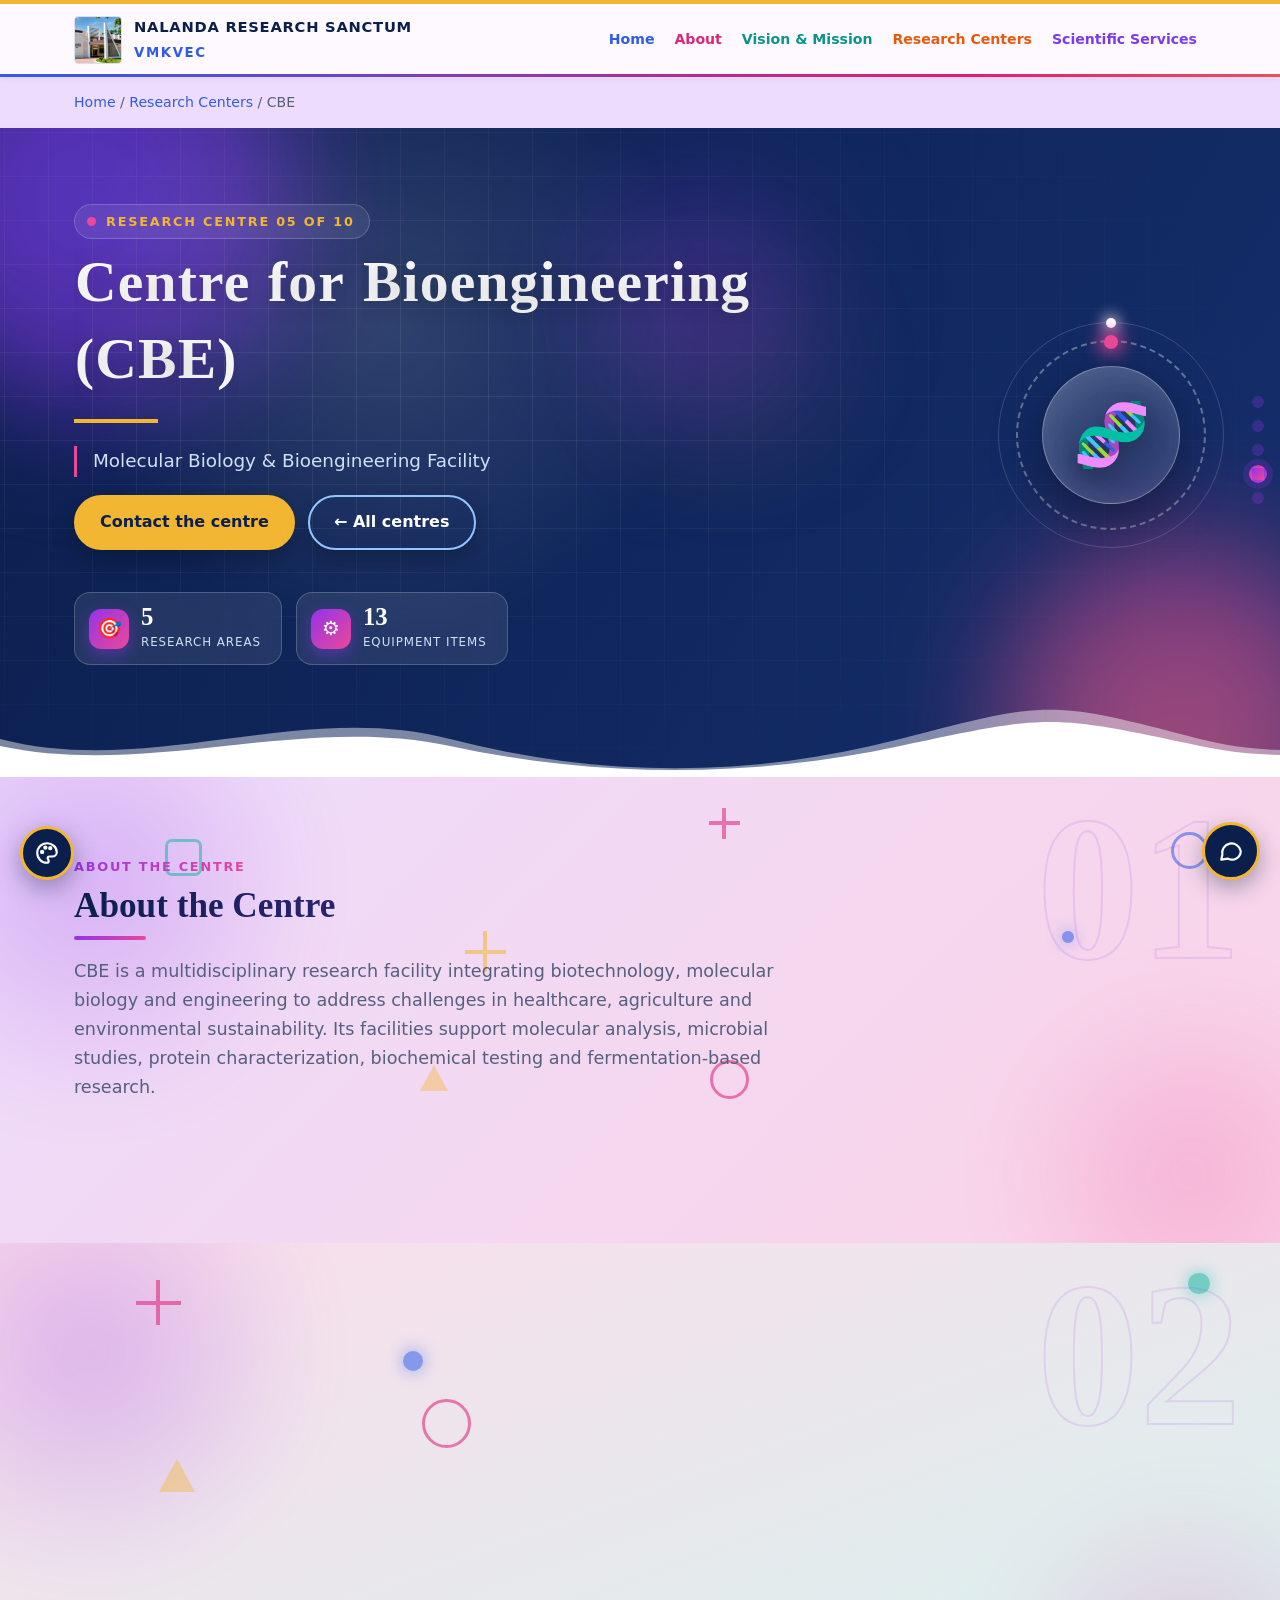
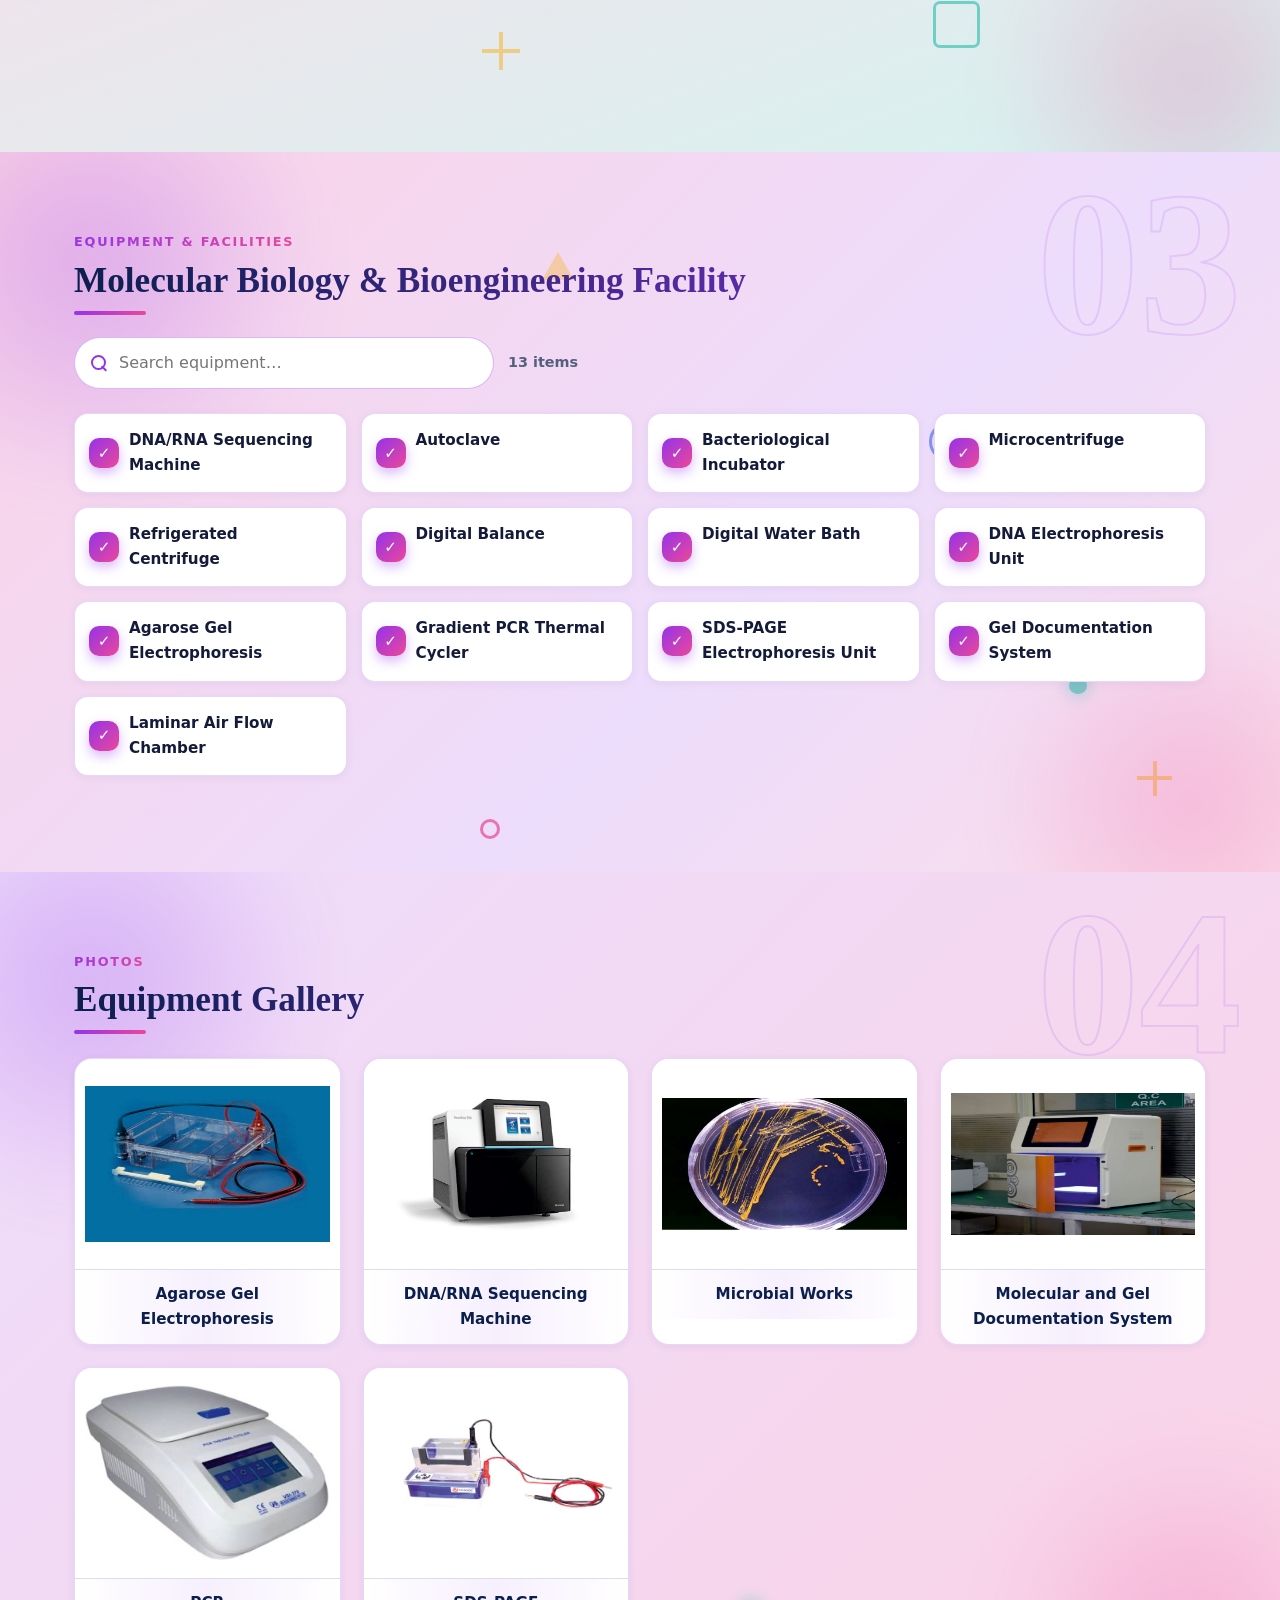
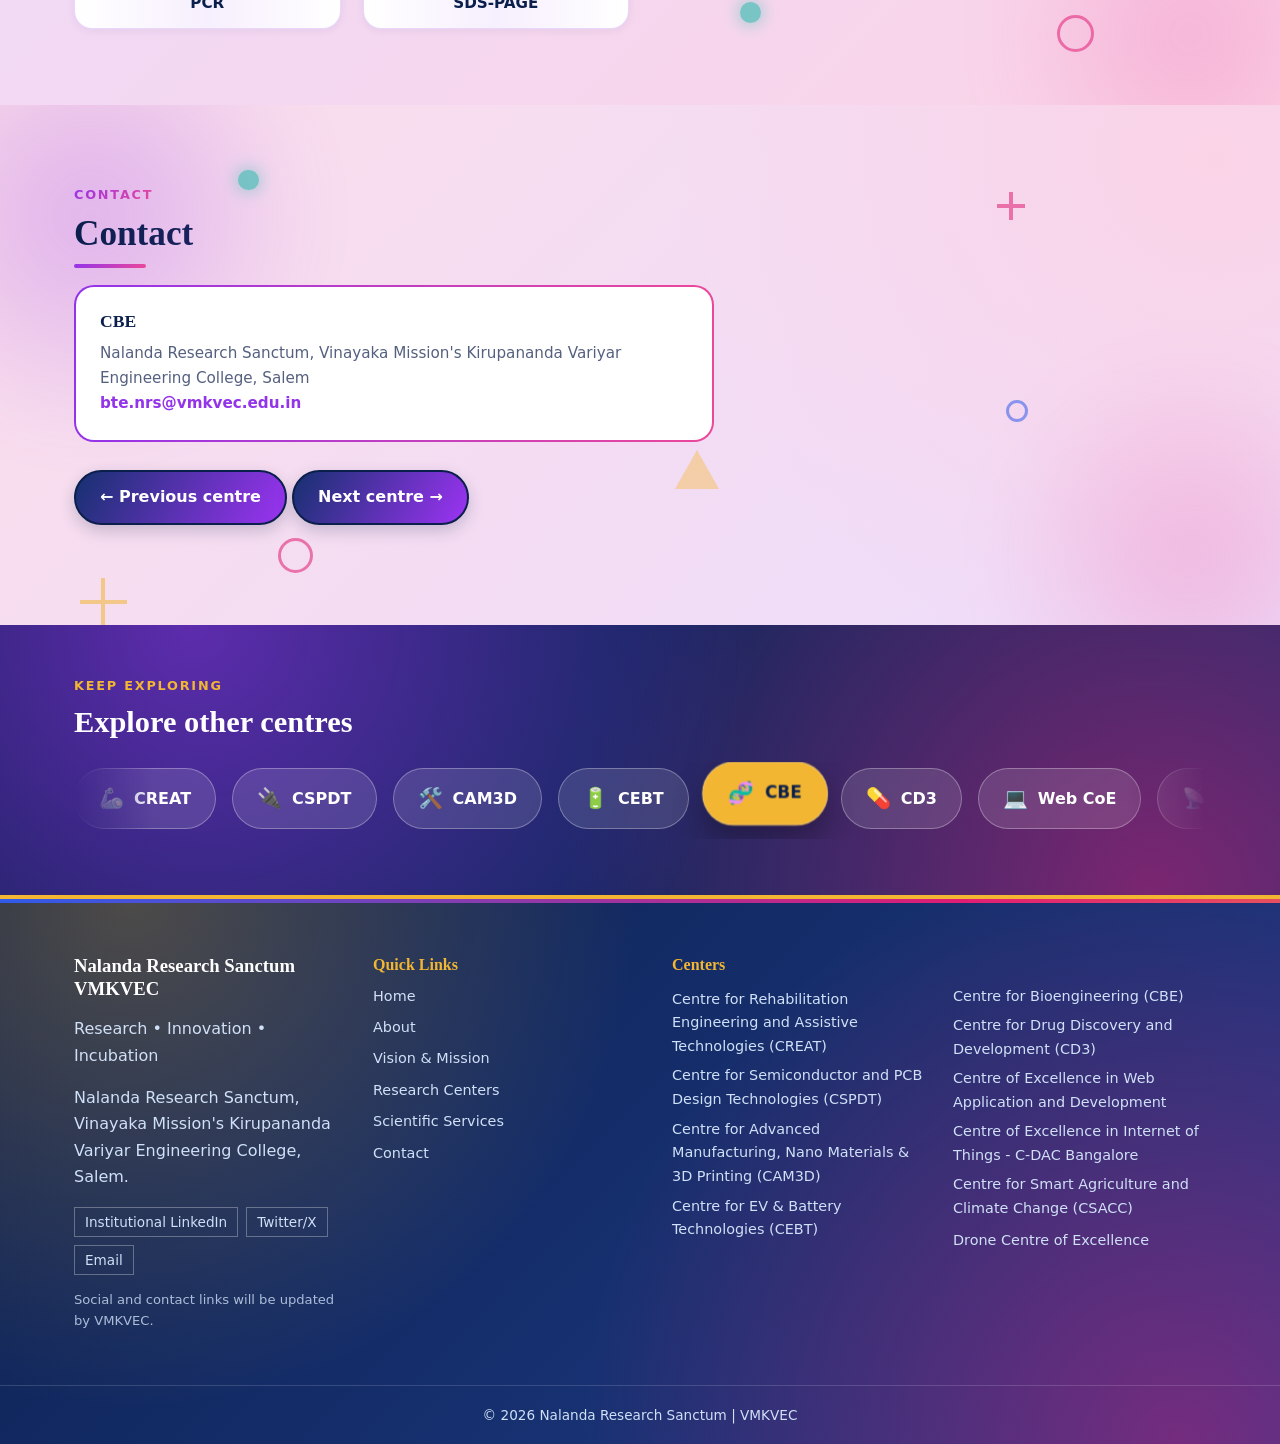
<file: labs/bioengineering/bioengineering.html>
<!DOCTYPE html>
<html lang="en"><head><meta charset="UTF-8"><meta name="viewport" content="width=device-width, initial-scale=1">
<title>Centre for Bioengineering (CBE) | Nalanda Research Sanctum</title><meta name="description" content="Centre for Bioengineering (CBE) - Nalanda Research Sanctum, VMKVEC.">
<link rel="icon" href="../../logo.png"><link rel="stylesheet" href="../../style.css"><link rel="stylesheet" href="../../fx.css"><style>.hero .btn.ghost{color:#fff;border-color:#93c5fd}.hero .btn.ghost:hover{background:rgba(255,255,255,.14);color:#fff}.hero .btn{margin:0 8px 8px 0}[hidden]{display:none!important}.gal{display:grid;grid-template-columns:repeat(auto-fill,minmax(250px,1fr));gap:16px;margin-top:24px}.gal figure{margin:0;background:#fff;border:1px solid #dfe5ef;border-radius:12px;overflow:hidden;box-shadow:0 2px 8px rgba(18,40,95,.06)}.gal figure a{display:block}.gal img{width:100%;height:210px;object-fit:contain;background:#fff;padding:10px;display:block;transition:transform .25s}.gal figure:hover img{transform:scale(1.04)}.gal figcaption{padding:12px 14px;border-top:1px solid #eef1f6;font-weight:600;font-size:.95rem;text-align:center;color:#12285f}</style><script src="../../script.js"></script><script src="../../fx.js"></script><script src="../../Chatbot.js" defer></script><script src="../lab-fx.js" defer></script></head>
<body><a class="skip" href="#main">Skip to content</a>
<header class="site-header"><div class="wrap bar">
<a class="brand" href="../../index.html"><img src="../../logo.png" alt="VMKVEC logo"><span><b>NALANDA RESEARCH SANCTUM</b><small>VMKVEC</small></span></a>
<input type="checkbox" id="nav-toggle" class="nav-toggle" aria-label="Open or close menu"><label for="nav-toggle" class="burger" aria-hidden="true"><i></i></label>
<nav class="nav" aria-label="Main"><a href="../../index.html">Home</a><a href="../../index.html#about">About</a><a href="../../index.html#vision">Vision &amp; Mission</a><a href="../../index.html#laboratories">Research Centers</a><a href="../../index.html#events">Scientific Services</a></nav></div></header><main id="main">
<nav class="wrap crumb" aria-label="Breadcrumb"><a href="../../index.html">Home</a> / <a href="../../index.html#laboratories">Research Centers</a> / CBE</nav>
<section class="hero"><div class="wrap"><p class="eyebrow light">RESEARCH CENTRE 05 OF 10</p><h1>Centre for Bioengineering (CBE)</h1><p class="lead">Molecular Biology &amp; Bioengineering Facility</p>
<p><a class="btn" href="#contact">Contact the centre</a> <a class="btn ghost" href="../../index.html#laboratories">&larr; All centres</a></p></div></section>
<section class="sec"><div class="wrap reveal"><p class="eyebrow">ABOUT THE CENTRE</p><h2>About the Centre</h2><p class="lead2">CBE is a multidisciplinary research facility integrating biotechnology, molecular biology and engineering to address challenges in healthcare, agriculture and environmental sustainability. Its facilities support molecular analysis, microbial studies, protein characterization, biochemical testing and fermentation-based research.</p><ul class="tags"><li>Bioengineering</li><li>Molecular Biology</li><li>Microbiology</li><li>Biotechnology Experiments</li><li>Biological Sample Analysis</li></ul></div></section>
<section class="sec tint"><div class="wrap reveal"><p class="eyebrow">RESEARCH FOCUS</p><h2>Research Focus of the Centre</h2><div class="grid g3"><article class="card"><h3>01</h3><p>Conduct molecular biology research involving DNA/RNA analysis, PCR, electrophoresis, microbial cultivation and molecular diagnostics.</p></article><article class="card"><h3>02</h3><p>Investigate proteins, enzymes and biochemical processes through protein profiling, enzyme characterization, biochemical assays and fermentation studies.</p></article><article class="card"><h3>03</h3><p>Develop and evaluate potential bioproducts and biotechnology-based solutions for healthcare, agriculture, environmental protection and industrial applications.</p></article></div></div></section>
<section class="sec"><div class="wrap reveal"><p class="eyebrow">EQUIPMENT &amp; FACILITIES</p><h2>Molecular Biology &amp; Bioengineering Facility</h2><ul class="eqs" style="margin-top:24px"><li>DNA/RNA Sequencing Machine</li><li>Autoclave</li><li>Bacteriological Incubator</li><li>Microcentrifuge</li><li>Refrigerated Centrifuge</li><li>Digital Balance</li><li>Digital Water Bath</li><li>DNA Electrophoresis Unit</li><li>Agarose Gel Electrophoresis</li><li>Gradient PCR Thermal Cycler</li><li>SDS-PAGE Electrophoresis Unit</li><li>Gel Documentation System</li><li>Laminar Air Flow Chamber</li></ul></div></section>
<section class="sec" id="gallery" hidden><div class="wrap reveal"><p class="eyebrow">PHOTOS</p><h2>Equipment Gallery</h2><div class="gal" id="gal"></div></div></section>
<script>
(function(){
var IMAGES=["images/Agarose_Gel_Electrophoresis.png", "images/DNA_RNA_Sequencing_Machine.png", "images/Microbial_Works.png", "images/Molecular_and_Gel_Documentation_System.png", "images/PCR.png", "images/SDS_PAGE.png"]; /* optional: list files by path inside this lab folder, e.g. ["images/PCR.jpg"]. If empty, every picture found in the "images" folder is shown (Live Server). */
var DIRS=['images/','image/','Images/','Image/'];
var NICE={'dna rna sequencing machine':'DNA/RNA Sequencing Machine','sds page':'SDS-PAGE','milli q water purification system':'MILLI-Q Water Purification System','uv visible spectrometer':'UV-Visible Spectrometer'}; /* nicer captions; other captions come from the file name */
var sec=document.getElementById('gallery'),box=document.getElementById('gal');
function cap(p){var n=p.split('/').pop().replace(/\.[^.]+$/,'').replace(/[_-]+/g,' ').replace(/\s+/g,' ').trim();return NICE[n.toLowerCase()]||n;}
function show(list){
  if(!list.length){return;}
  list.sort(function(a,b){return a.split('/').pop().localeCompare(b.split('/').pop(),undefined,{numeric:true,sensitivity:'base'});});
  list.forEach(function(p){
    var f=document.createElement('figure'),a=document.createElement('a'),i=document.createElement('img'),c=document.createElement('figcaption');
    a.href=encodeURI(p);a.target='_blank';a.rel='noopener';i.src=a.href;i.loading='lazy';i.alt=cap(p);c.textContent=cap(p);
    a.appendChild(i);f.appendChild(a);f.appendChild(c);box.appendChild(f);
  });
  sec.hidden=false;
}
if(IMAGES.length){show(IMAGES.slice());return;}
if(!window.fetch||!window.DOMParser){return;}
Promise.all(DIRS.map(function(d){
  return fetch(d).then(function(r){return r.ok?r.text():'';}).then(function(t){
    var out=[];
    new DOMParser().parseFromString(t,'text/html').querySelectorAll('a').forEach(function(a){
      var n=(a.getAttribute('href')||'').split('/').pop();try{n=decodeURIComponent(n);}catch(e){}
      if(/\.(jpe?g|png|webp|gif|avif)$/i.test(n)){out.push(d+n);}
    });
    return out;
  }).catch(function(){return [];});
})).then(function(all){
  var seen={},list=[];
  all.forEach(function(l){l.forEach(function(p){var k=p.toLowerCase();if(!seen[k]){seen[k]=1;list.push(p);}});});
  show(list);
});
})();
</script>
<section class="sec tint" id="contact"><div class="wrap reveal"><p class="eyebrow">CONTACT</p><h2>Contact</h2><address class="card contact"><h3>CBE</h3><p>Nalanda Research Sanctum, Vinayaka Mission's Kirupananda Variyar Engineering College, Salem</p><p><a href="mailto:bte.nrs@vmkvec.edu.in">bte.nrs@vmkvec.edu.in</a></p></address>
<p style="margin-top:28px"><a class="btn dark" href="../ev-battery/ev-battery.html">&larr; Previous centre</a> <a class="btn dark" href="../drug-discovery/drug-discovery.html">Next centre &rarr;</a></p></div></section>
</main><footer class="site-footer"><div class="wrap fgrid">
<div><h3>Nalanda Research Sanctum<br>VMKVEC</h3><p>Research &bull; Innovation &bull; Incubation</p>
<p>Nalanda Research Sanctum, Vinayaka Mission's Kirupananda Variyar Engineering College, Salem.</p>
<ul class="social"><li>Institutional LinkedIn</li><li>Twitter/X</li><li>Email</li></ul><p class="note2">Social and contact links will be updated by VMKVEC.</p></div>
<div><h4>Quick Links</h4><ul><li><a href="../../index.html">Home</a></li><li><a href="../../index.html#about">About</a></li><li><a href="../../index.html#vision">Vision &amp; Mission</a></li><li><a href="../../index.html#laboratories">Research Centers</a></li><li><a href="../../index.html#events">Scientific Services</a></li><li><a href="../../index.html#contact">Contact</a></li></ul></div>
<div class="fl"><h4>Centers</h4><ul><li><a href="../rehabilitation/rehabilitation.html">Centre for Rehabilitation Engineering and Assistive Technologies (CREAT)</a></li><li><a href="../semiconductor/semiconductor.html">Centre for Semiconductor and PCB Design Technologies (CSPDT)</a></li><li><a href="../manufacturing/manufacturing.html">Centre for Advanced Manufacturing, Nano Materials & 3D Printing (CAM3D)</a></li><li><a href="../ev-battery/ev-battery.html">Centre for EV & Battery Technologies (CEBT)</a></li><li><a href="../bioengineering/bioengineering.html">Centre for Bioengineering (CBE)</a></li><li><a href="../drug-discovery/drug-discovery.html">Centre for Drug Discovery and Development (CD3)</a></li><li><a href="../web-development/web-development.html">Centre of Excellence in Web Application and Development</a></li><li><a href="../iot/iot.html">Centre of Excellence in Internet of Things - C-DAC Bangalore</a></li><li><a href="../smart-agriculture/smart-agriculture.html">Centre for Smart Agriculture and Climate Change (CSACC)</a></li><li><a href="../drone/drone.html">Drone Centre of Excellence</a></li></ul></div></div>
<div class="copy">&copy; 2026 Nalanda Research Sanctum | VMKVEC</div></footer></body></html>
</file>
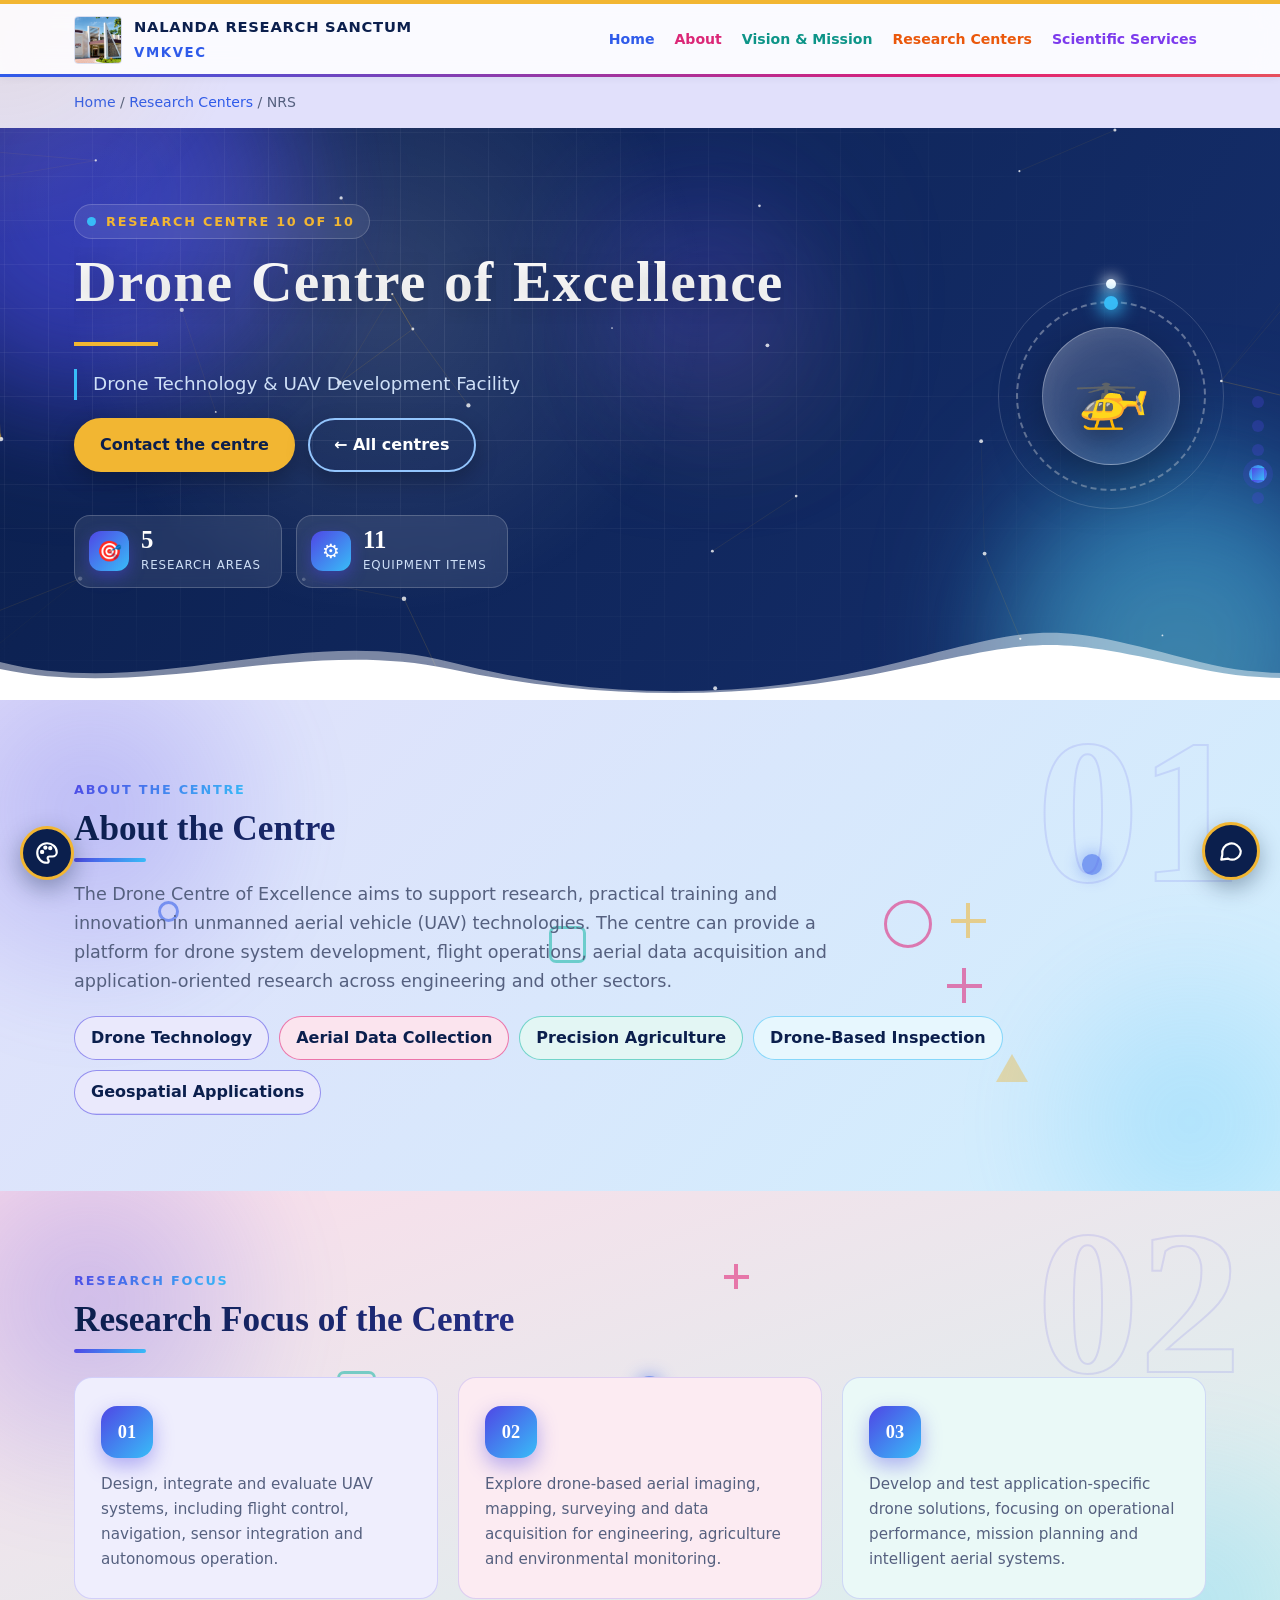
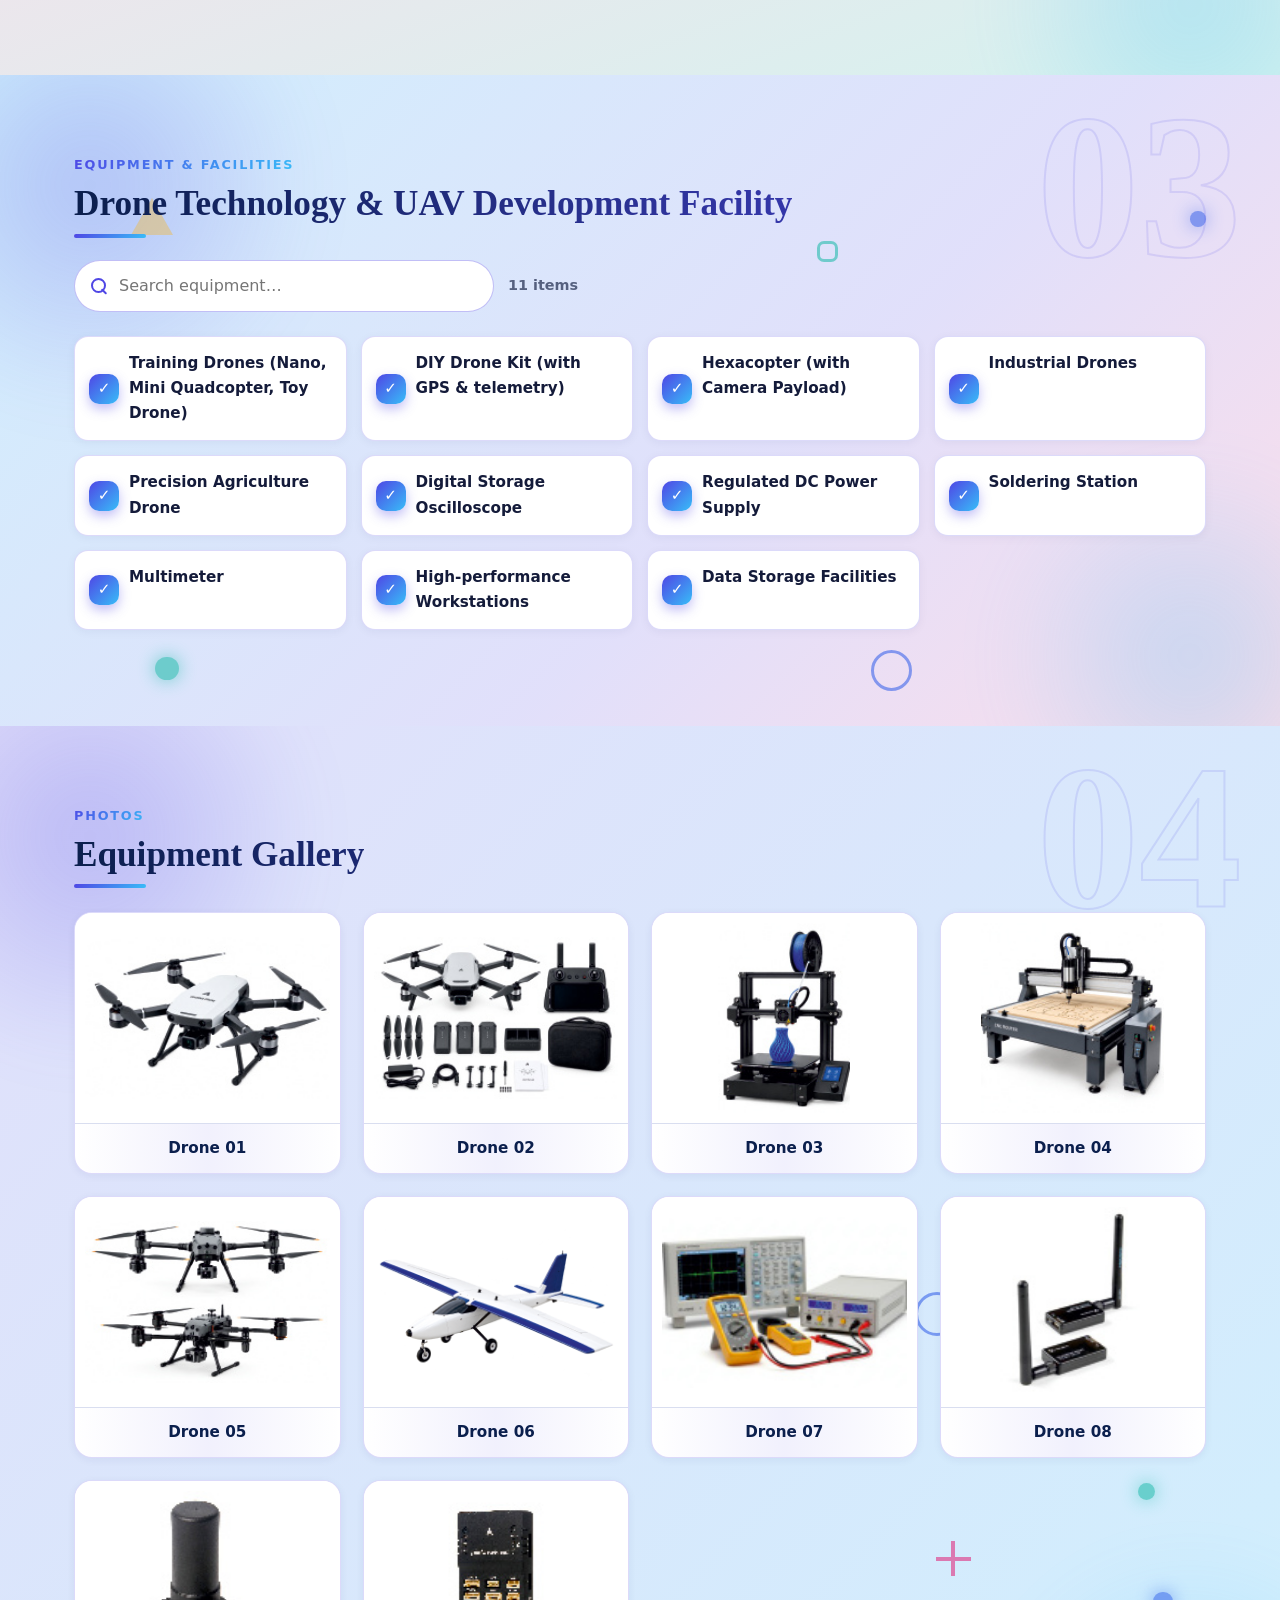
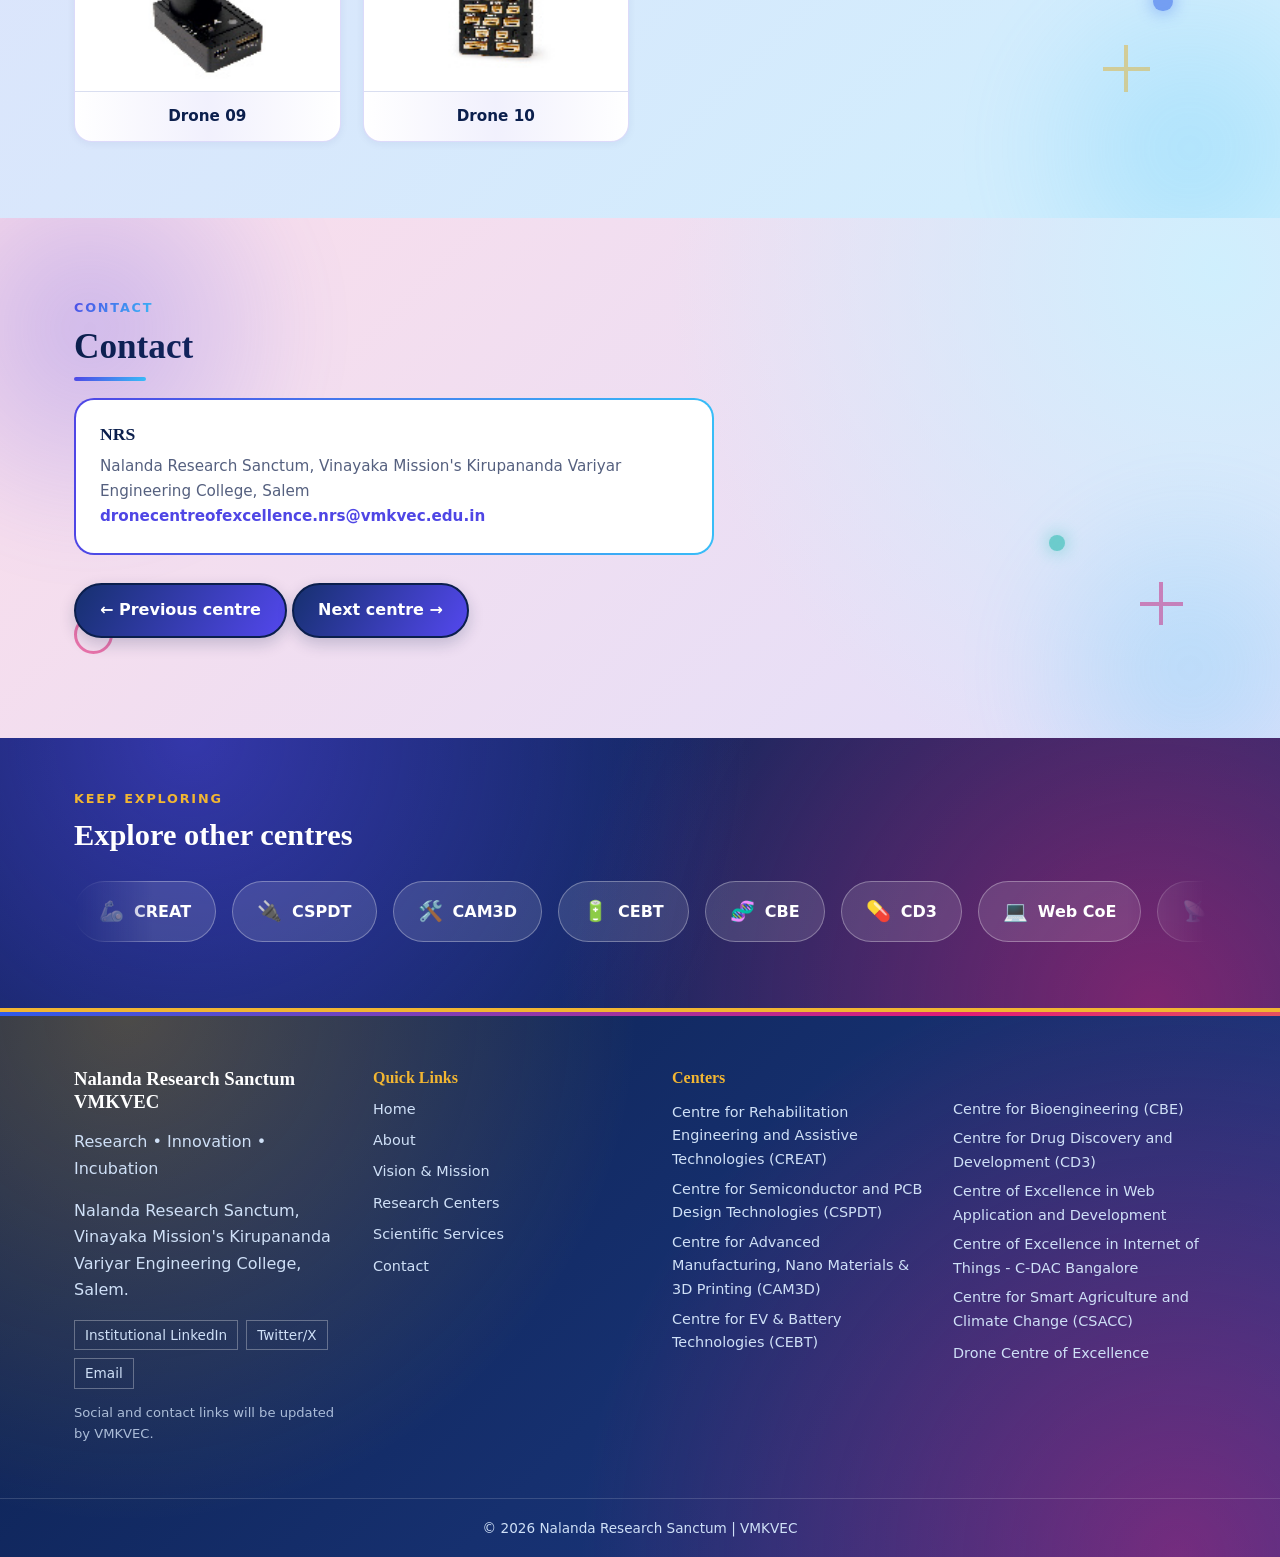
<file: labs/drone/drone.html>
<!DOCTYPE html>
<html lang="en"><head><meta charset="UTF-8"><meta name="viewport" content="width=device-width, initial-scale=1">
<title>Drone Centre of Excellence | Nalanda Research Sanctum</title><meta name="description" content="Drone Centre of Excellence - Nalanda Research Sanctum, VMKVEC.">
<link rel="icon" href="../../logo.png"><link rel="stylesheet" href="../../style.css"><link rel="stylesheet" href="../../fx.css"><style>.hero .btn.ghost{color:#fff;border-color:#93c5fd}.hero .btn.ghost:hover{background:rgba(255,255,255,.14);color:#fff}.hero .btn{margin:0 8px 8px 0}[hidden]{display:none!important}.gal{display:grid;grid-template-columns:repeat(auto-fill,minmax(250px,1fr));gap:16px;margin-top:24px}.gal figure{margin:0;background:#fff;border:1px solid #dfe5ef;border-radius:12px;overflow:hidden;box-shadow:0 2px 8px rgba(18,40,95,.06)}.gal figure a{display:block}.gal img{width:100%;height:210px;object-fit:contain;background:#fff;padding:10px;display:block;transition:transform .25s}.gal figure:hover img{transform:scale(1.04)}.gal figcaption{padding:12px 14px;border-top:1px solid #eef1f6;font-weight:600;font-size:.95rem;text-align:center;color:#12285f}</style><script src="../../script.js"></script><script src="../../fx.js"></script><script src="../../Chatbot.js" defer></script><script src="../lab-fx.js" defer></script></head>
<body><a class="skip" href="#main">Skip to content</a>
<header class="site-header"><div class="wrap bar">
<a class="brand" href="../../index.html"><img src="../../logo.png" alt="VMKVEC logo"><span><b>NALANDA RESEARCH SANCTUM</b><small>VMKVEC</small></span></a>
<input type="checkbox" id="nav-toggle" class="nav-toggle" aria-label="Open or close menu"><label for="nav-toggle" class="burger" aria-hidden="true"><i></i></label>
<nav class="nav" aria-label="Main"><a href="../../index.html">Home</a><a href="../../index.html#about">About</a><a href="../../index.html#vision">Vision &amp; Mission</a><a href="../../index.html#laboratories">Research Centers</a><a href="../../index.html#events">Scientific Services</a></nav></div></header><main id="main">
<nav class="wrap crumb" aria-label="Breadcrumb"><a href="../../index.html">Home</a> / <a href="../../index.html#laboratories">Research Centers</a> / NRS</nav>
<section class="hero"><div class="wrap"><p class="eyebrow light">RESEARCH CENTRE 10 OF 10</p><h1>Drone Centre of Excellence</h1><p class="lead">Drone Technology &amp; UAV Development Facility</p>
<p><a class="btn" href="#contact">Contact the centre</a> <a class="btn ghost" href="../../index.html#laboratories">&larr; All centres</a></p></div></section>
<section class="sec"><div class="wrap reveal"><p class="eyebrow">ABOUT THE CENTRE</p><h2>About the Centre</h2><p class="lead2">The Drone Centre of Excellence aims to support research, practical training and innovation in unmanned aerial vehicle (UAV) technologies. The centre can provide a platform for drone system development, flight operations, aerial data acquisition and application-oriented research across engineering and other sectors.</p><ul class="tags"><li>Drone Technology</li><li>Aerial Data Collection</li><li>Precision Agriculture</li><li>Drone-Based Inspection</li><li>Geospatial Applications</li></ul></div></section>
<section class="sec tint"><div class="wrap reveal"><p class="eyebrow">RESEARCH FOCUS</p><h2>Research Focus of the Centre</h2><div class="grid g3"><article class="card"><h3>01</h3><p>Design, integrate and evaluate UAV systems, including flight control, navigation, sensor integration and autonomous operation.</p></article><article class="card"><h3>02</h3><p>Explore drone-based aerial imaging, mapping, surveying and data acquisition for engineering, agriculture and environmental monitoring.</p></article><article class="card"><h3>03</h3><p>Develop and test application-specific drone solutions, focusing on operational performance, mission planning and intelligent aerial systems.</p></article></div></div></section>
<section class="sec"><div class="wrap reveal"><p class="eyebrow">EQUIPMENT &amp; FACILITIES</p><h2>Drone Technology &amp; UAV Development Facility</h2><ul class="eqs" style="margin-top:24px"><li>Training Drones (Nano, Mini Quadcopter, Toy Drone)</li><li>DIY Drone Kit (with GPS &amp; telemetry)</li><li>Hexacopter (with Camera Payload)</li><li>Industrial Drones</li><li>Precision Agriculture Drone</li><li>Digital Storage Oscilloscope</li><li>Regulated DC Power Supply</li><li>Soldering Station</li><li>Multimeter</li><li>High-performance Workstations</li><li>Data Storage Facilities</li></ul></div></section>
<section class="sec" id="gallery" hidden><div class="wrap reveal"><p class="eyebrow">PHOTOS</p><h2>Equipment Gallery</h2><div class="gal" id="gal"></div></div></section>
<script>
(function(){
var IMAGES=["images/Drone_01.png", "images/Drone_02.png", "images/Drone_03.png", "images/Drone_04.png", "images/Drone_05.png", "images/Drone_06.png", "images/Drone_07.png", "images/Drone_08.png", "images/Drone_09.png", "images/Drone_10.png"]; /* optional: list files by path inside this lab folder, e.g. ["images/PCR.jpg"]. If empty, every picture found in the "images" folder is shown (Live Server). */
var DIRS=['images/','image/','Images/','Image/'];
var NICE={'dna rna sequencing machine':'DNA/RNA Sequencing Machine','sds page':'SDS-PAGE','milli q water purification system':'MILLI-Q Water Purification System','uv visible spectrometer':'UV-Visible Spectrometer'}; /* nicer captions; other captions come from the file name */
var sec=document.getElementById('gallery'),box=document.getElementById('gal');
function cap(p){var n=p.split('/').pop().replace(/\.[^.]+$/,'').replace(/[_-]+/g,' ').replace(/\s+/g,' ').trim();return NICE[n.toLowerCase()]||n;}
function show(list){
  if(!list.length){return;}
  list.sort(function(a,b){return a.split('/').pop().localeCompare(b.split('/').pop(),undefined,{numeric:true,sensitivity:'base'});});
  list.forEach(function(p){
    var f=document.createElement('figure'),a=document.createElement('a'),i=document.createElement('img'),c=document.createElement('figcaption');
    a.href=encodeURI(p);a.target='_blank';a.rel='noopener';i.src=a.href;i.loading='lazy';i.alt=cap(p);c.textContent=cap(p);
    a.appendChild(i);f.appendChild(a);f.appendChild(c);box.appendChild(f);
  });
  sec.hidden=false;
}
if(IMAGES.length){show(IMAGES.slice());return;}
if(!window.fetch||!window.DOMParser){return;}
Promise.all(DIRS.map(function(d){
  return fetch(d).then(function(r){return r.ok?r.text():'';}).then(function(t){
    var out=[];
    new DOMParser().parseFromString(t,'text/html').querySelectorAll('a').forEach(function(a){
      var n=(a.getAttribute('href')||'').split('/').pop();try{n=decodeURIComponent(n);}catch(e){}
      if(/\.(jpe?g|png|webp|gif|avif)$/i.test(n)){out.push(d+n);}
    });
    return out;
  }).catch(function(){return [];});
})).then(function(all){
  var seen={},list=[];
  all.forEach(function(l){l.forEach(function(p){var k=p.toLowerCase();if(!seen[k]){seen[k]=1;list.push(p);}});});
  show(list);
});
})();
</script>
<section class="sec tint" id="contact"><div class="wrap reveal"><p class="eyebrow">CONTACT</p><h2>Contact</h2><address class="card contact"><h3>NRS</h3><p>Nalanda Research Sanctum, Vinayaka Mission's Kirupananda Variyar Engineering College, Salem</p><p><a href="mailto:dronecentreofexcellence.nrs@vmkvec.edu.in">dronecentreofexcellence.nrs@vmkvec.edu.in</a></p></address>
<p style="margin-top:28px"><a class="btn dark" href="../smart-agriculture/smart-agriculture.html">&larr; Previous centre</a> <a class="btn dark" href="../rehabilitation/rehabilitation.html">Next centre &rarr;</a></p></div></section>
</main><footer class="site-footer"><div class="wrap fgrid">
<div><h3>Nalanda Research Sanctum<br>VMKVEC</h3><p>Research &bull; Innovation &bull; Incubation</p>
<p>Nalanda Research Sanctum, Vinayaka Mission's Kirupananda Variyar Engineering College, Salem.</p>
<ul class="social"><li>Institutional LinkedIn</li><li>Twitter/X</li><li>Email</li></ul><p class="note2">Social and contact links will be updated by VMKVEC.</p></div>
<div><h4>Quick Links</h4><ul><li><a href="../../index.html">Home</a></li><li><a href="../../index.html#about">About</a></li><li><a href="../../index.html#vision">Vision &amp; Mission</a></li><li><a href="../../index.html#laboratories">Research Centers</a></li><li><a href="../../index.html#events">Scientific Services</a></li><li><a href="../../index.html#contact">Contact</a></li></ul></div>
<div class="fl"><h4>Centers</h4><ul><li><a href="../rehabilitation/rehabilitation.html">Centre for Rehabilitation Engineering and Assistive Technologies (CREAT)</a></li><li><a href="../semiconductor/semiconductor.html">Centre for Semiconductor and PCB Design Technologies (CSPDT)</a></li><li><a href="../manufacturing/manufacturing.html">Centre for Advanced Manufacturing, Nano Materials & 3D Printing (CAM3D)</a></li><li><a href="../ev-battery/ev-battery.html">Centre for EV & Battery Technologies (CEBT)</a></li><li><a href="../bioengineering/bioengineering.html">Centre for Bioengineering (CBE)</a></li><li><a href="../drug-discovery/drug-discovery.html">Centre for Drug Discovery and Development (CD3)</a></li><li><a href="../web-development/web-development.html">Centre of Excellence in Web Application and Development</a></li><li><a href="../iot/iot.html">Centre of Excellence in Internet of Things - C-DAC Bangalore</a></li><li><a href="../smart-agriculture/smart-agriculture.html">Centre for Smart Agriculture and Climate Change (CSACC)</a></li><li><a href="../drone/drone.html">Drone Centre of Excellence</a></li></ul></div></div>
<div class="copy">&copy; 2026 Nalanda Research Sanctum | VMKVEC</div></footer></body></html>
</file>
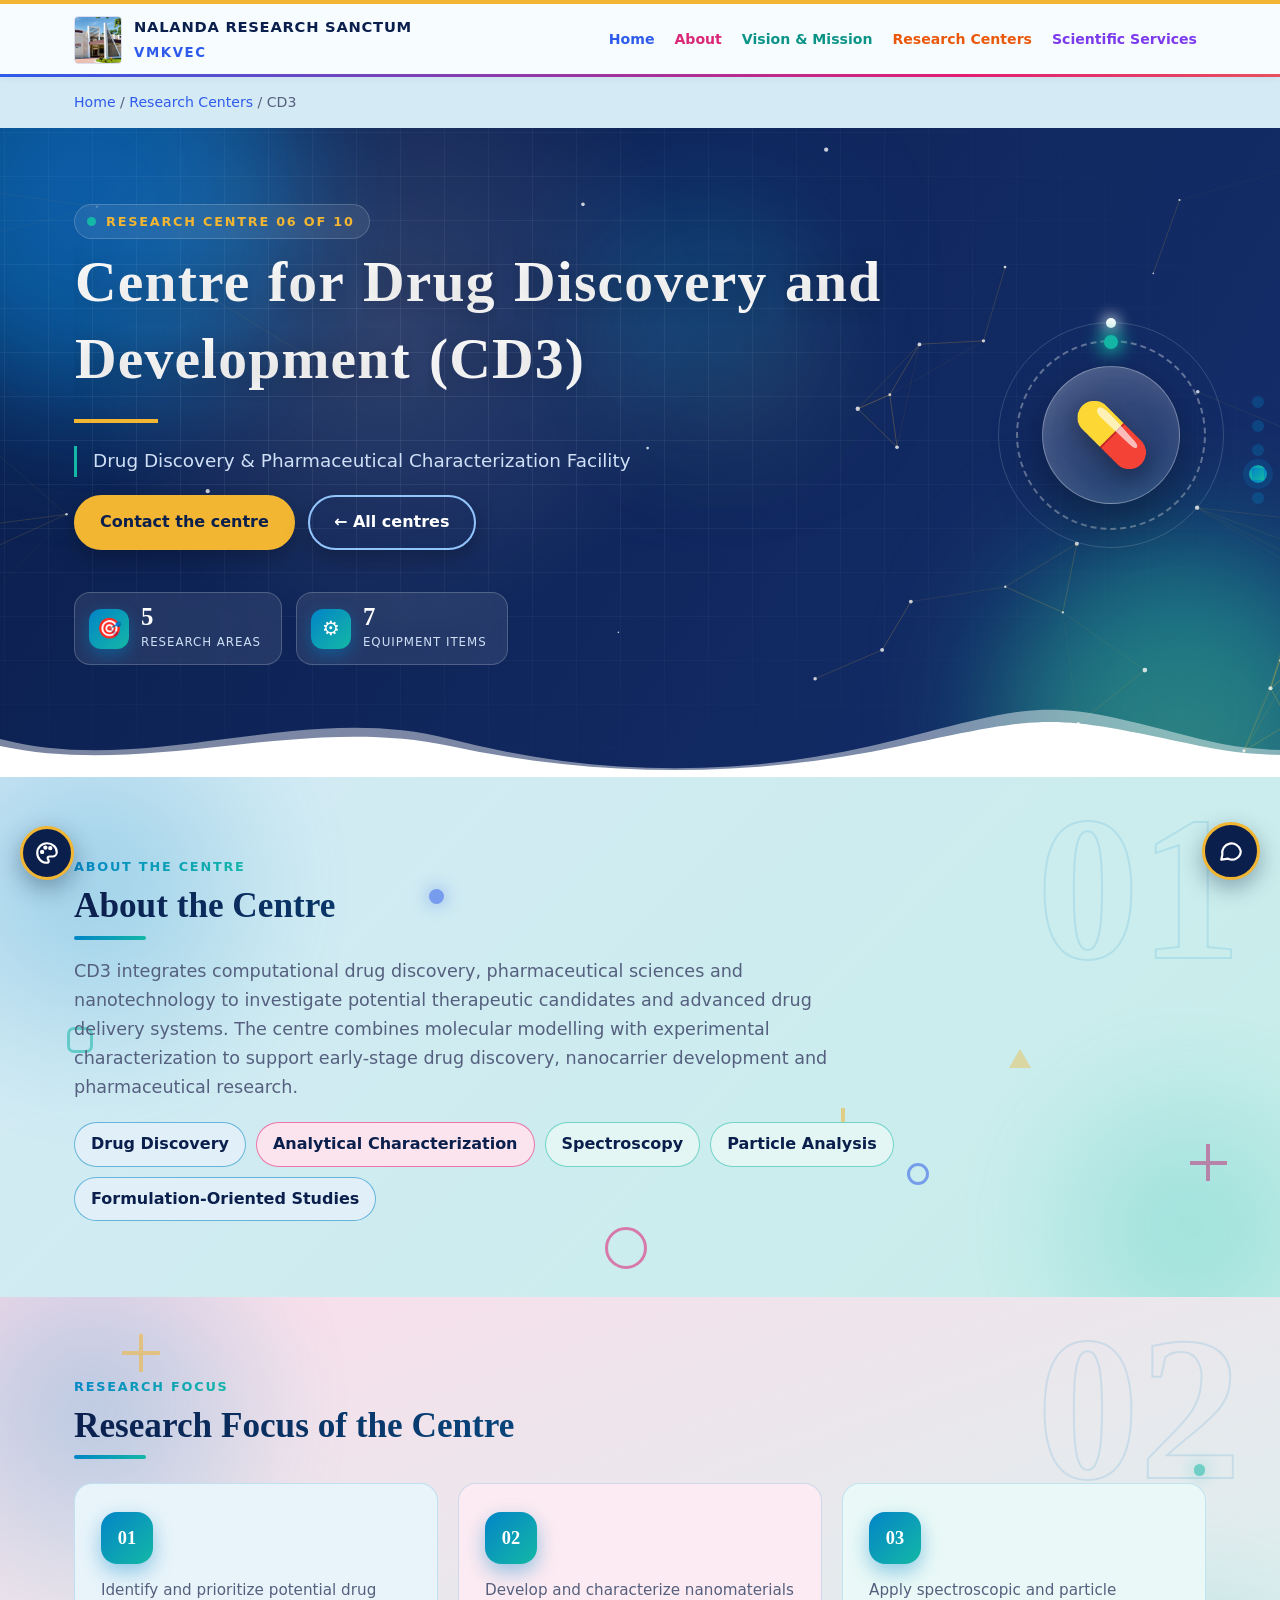
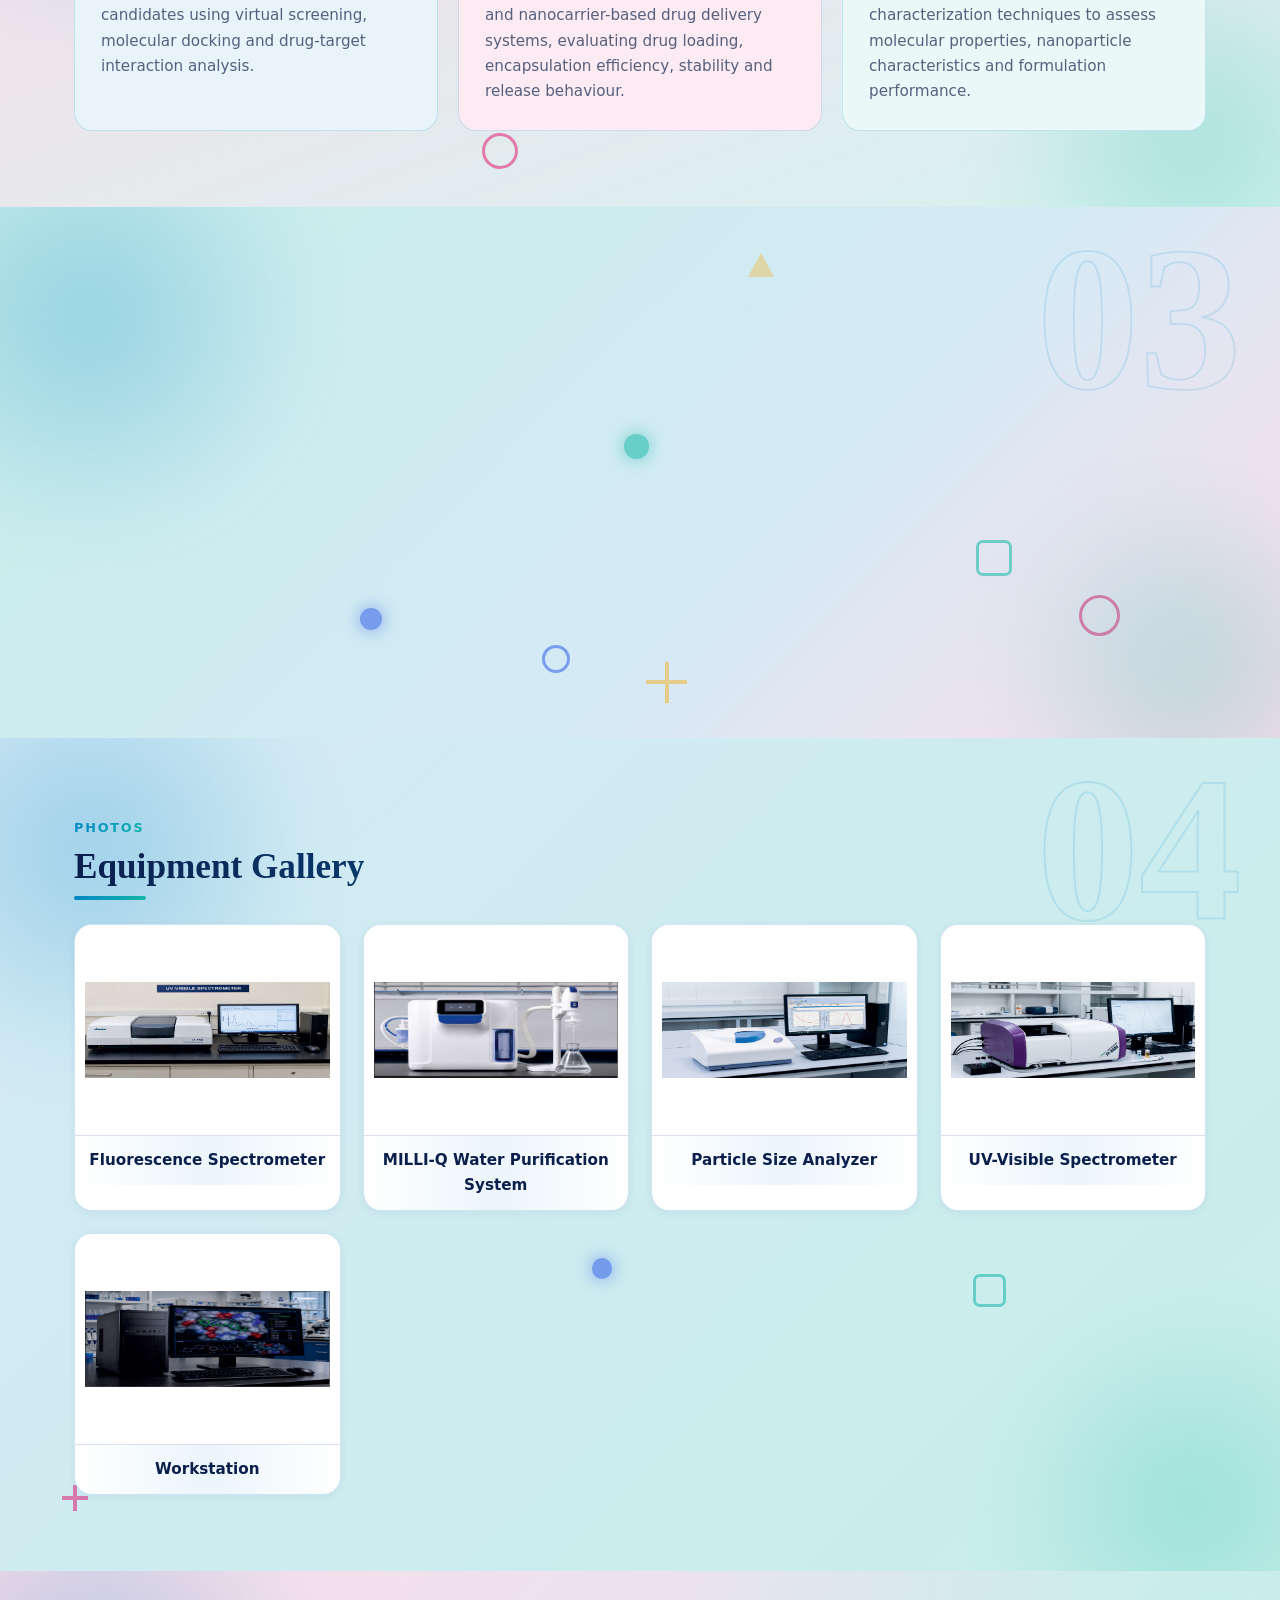
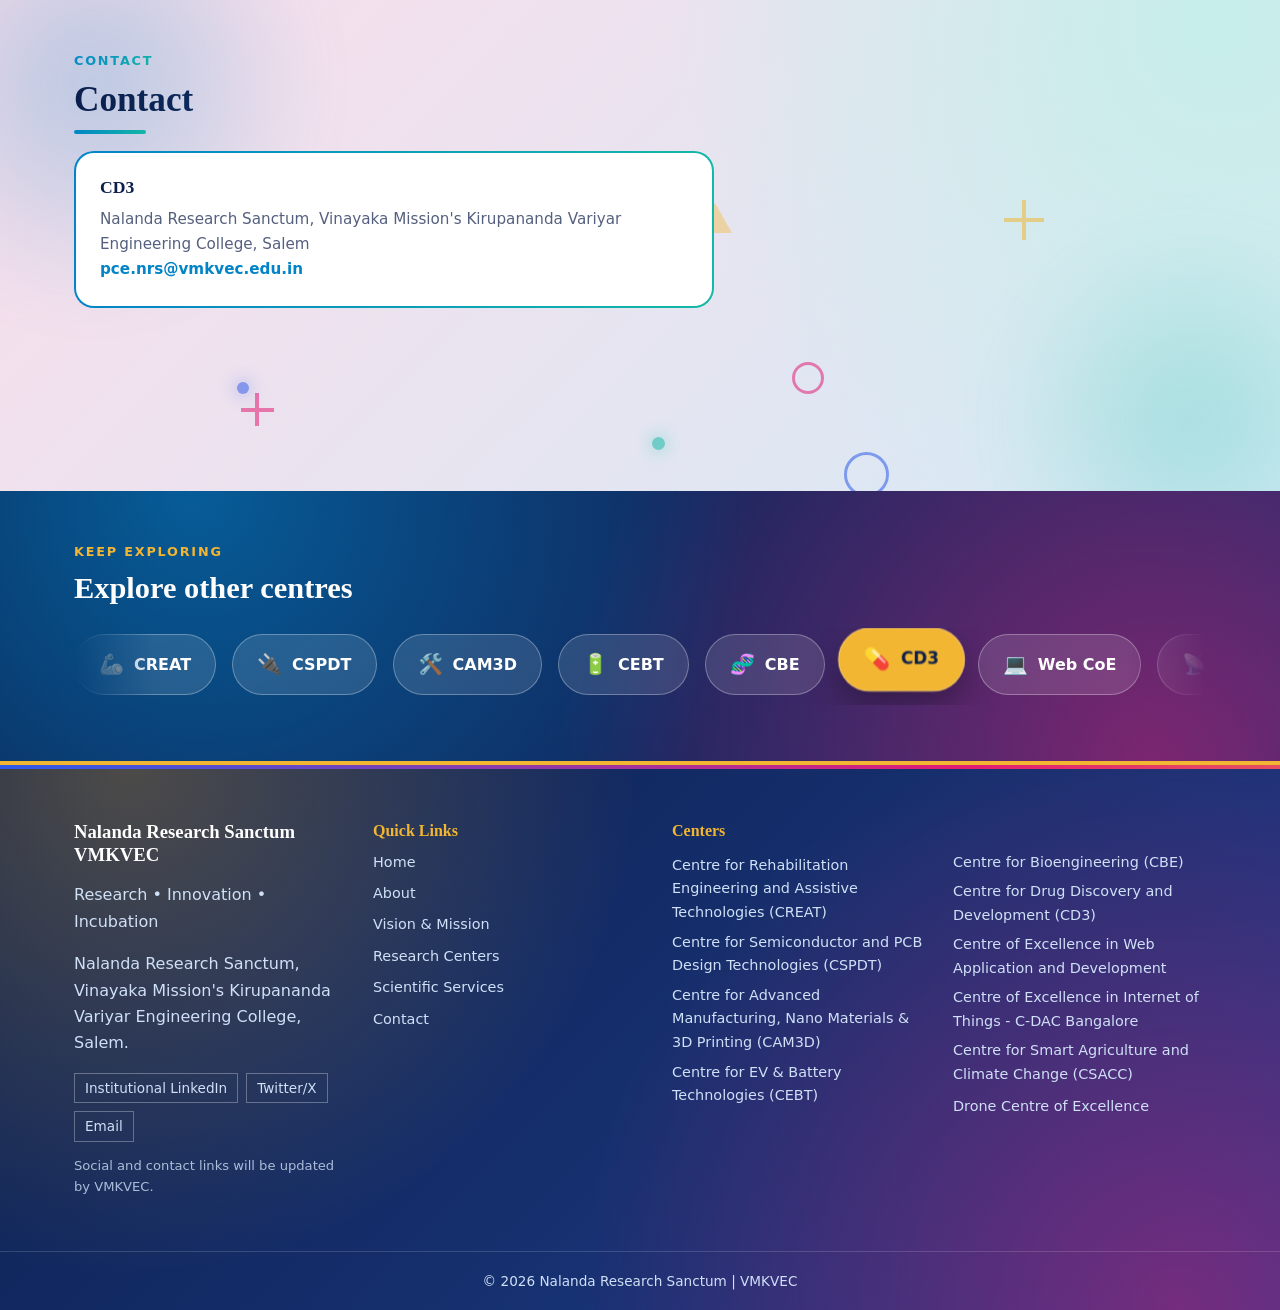
<file: labs/drug-discovery/drug-discovery.html>
<!DOCTYPE html>
<html lang="en"><head><meta charset="UTF-8"><meta name="viewport" content="width=device-width, initial-scale=1">
<title>Centre for Drug Discovery and Development (CD3) | Nalanda Research Sanctum</title><meta name="description" content="Centre for Drug Discovery and Development (CD3) - Nalanda Research Sanctum, VMKVEC.">
<link rel="icon" href="../../logo.png"><link rel="stylesheet" href="../../style.css"><link rel="stylesheet" href="../../fx.css"><style>.hero .btn.ghost{color:#fff;border-color:#93c5fd}.hero .btn.ghost:hover{background:rgba(255,255,255,.14);color:#fff}.hero .btn{margin:0 8px 8px 0}[hidden]{display:none!important}.gal{display:grid;grid-template-columns:repeat(auto-fill,minmax(250px,1fr));gap:16px;margin-top:24px}.gal figure{margin:0;background:#fff;border:1px solid #dfe5ef;border-radius:12px;overflow:hidden;box-shadow:0 2px 8px rgba(18,40,95,.06)}.gal figure a{display:block}.gal img{width:100%;height:210px;object-fit:contain;background:#fff;padding:10px;display:block;transition:transform .25s}.gal figure:hover img{transform:scale(1.04)}.gal figcaption{padding:12px 14px;border-top:1px solid #eef1f6;font-weight:600;font-size:.95rem;text-align:center;color:#12285f}</style><script src="../../script.js"></script><script src="../../fx.js"></script><script src="../../Chatbot.js" defer></script><script src="../lab-fx.js" defer></script></head>
<body><a class="skip" href="#main">Skip to content</a>
<header class="site-header"><div class="wrap bar">
<a class="brand" href="../../index.html"><img src="../../logo.png" alt="VMKVEC logo"><span><b>NALANDA RESEARCH SANCTUM</b><small>VMKVEC</small></span></a>
<input type="checkbox" id="nav-toggle" class="nav-toggle" aria-label="Open or close menu"><label for="nav-toggle" class="burger" aria-hidden="true"><i></i></label>
<nav class="nav" aria-label="Main"><a href="../../index.html">Home</a><a href="../../index.html#about">About</a><a href="../../index.html#vision">Vision &amp; Mission</a><a href="../../index.html#laboratories">Research Centers</a><a href="../../index.html#events">Scientific Services</a></nav></div></header><main id="main">
<nav class="wrap crumb" aria-label="Breadcrumb"><a href="../../index.html">Home</a> / <a href="../../index.html#laboratories">Research Centers</a> / CD3</nav>
<section class="hero"><div class="wrap"><p class="eyebrow light">RESEARCH CENTRE 06 OF 10</p><h1>Centre for Drug Discovery and Development (CD3)</h1><p class="lead">Drug Discovery &amp; Pharmaceutical Characterization Facility</p>
<p><a class="btn" href="#contact">Contact the centre</a> <a class="btn ghost" href="../../index.html#laboratories">&larr; All centres</a></p></div></section>
<section class="sec"><div class="wrap reveal"><p class="eyebrow">ABOUT THE CENTRE</p><h2>About the Centre</h2><p class="lead2">CD3 integrates computational drug discovery, pharmaceutical sciences and nanotechnology to investigate potential therapeutic candidates and advanced drug delivery systems. The centre combines molecular modelling with experimental characterization to support early-stage drug discovery, nanocarrier development and pharmaceutical research.</p><ul class="tags"><li>Drug Discovery</li><li>Analytical Characterization</li><li>Spectroscopy</li><li>Particle Analysis</li><li>Formulation-Oriented Studies</li></ul></div></section>
<section class="sec tint"><div class="wrap reveal"><p class="eyebrow">RESEARCH FOCUS</p><h2>Research Focus of the Centre</h2><div class="grid g3"><article class="card"><h3>01</h3><p>Identify and prioritize potential drug candidates using virtual screening, molecular docking and drug-target interaction analysis.</p></article><article class="card"><h3>02</h3><p>Develop and characterize nanomaterials and nanocarrier-based drug delivery systems, evaluating drug loading, encapsulation efficiency, stability and release behaviour.</p></article><article class="card"><h3>03</h3><p>Apply spectroscopic and particle characterization techniques to assess molecular properties, nanoparticle characteristics and formulation performance.</p></article></div></div></section>
<section class="sec"><div class="wrap reveal"><p class="eyebrow">EQUIPMENT &amp; FACILITIES</p><h2>Drug Discovery &amp; Pharmaceutical Characterization Facility</h2><ul class="eqs" style="margin-top:24px"><li>Workstation</li><li>Particle Size Analyzer</li><li>UV-Visible Spectrometer</li><li>Fluorescence Spectrometer</li><li>Ultrasonic Bath</li><li>Muffle Furnace</li><li>Magnetic Stirrer with Hot Plate</li></ul></div></section>
<section class="sec" id="gallery" hidden><div class="wrap reveal"><p class="eyebrow">PHOTOS</p><h2>Equipment Gallery</h2><div class="gal" id="gal"></div></div></section>
<script>
(function(){
var IMAGES=["images/Fluorescence_Spectrometer.png", "images/MILLI_Q_Water_Purification_System.png", "images/Particle_Size_Analyzer.png", "images/UV_Visible_Spectrometer.png", "images/Workstation.png"]; /* optional: list files by path inside this lab folder, e.g. ["images/PCR.jpg"]. If empty, every picture found in the "images" folder is shown (Live Server). */
var DIRS=['images/','image/','Images/','Image/'];
var NICE={'dna rna sequencing machine':'DNA/RNA Sequencing Machine','sds page':'SDS-PAGE','milli q water purification system':'MILLI-Q Water Purification System','uv visible spectrometer':'UV-Visible Spectrometer'}; /* nicer captions; other captions come from the file name */
var sec=document.getElementById('gallery'),box=document.getElementById('gal');
function cap(p){var n=p.split('/').pop().replace(/\.[^.]+$/,'').replace(/[_-]+/g,' ').replace(/\s+/g,' ').trim();return NICE[n.toLowerCase()]||n;}
function show(list){
  if(!list.length){return;}
  list.sort(function(a,b){return a.split('/').pop().localeCompare(b.split('/').pop(),undefined,{numeric:true,sensitivity:'base'});});
  list.forEach(function(p){
    var f=document.createElement('figure'),a=document.createElement('a'),i=document.createElement('img'),c=document.createElement('figcaption');
    a.href=encodeURI(p);a.target='_blank';a.rel='noopener';i.src=a.href;i.loading='lazy';i.alt=cap(p);c.textContent=cap(p);
    a.appendChild(i);f.appendChild(a);f.appendChild(c);box.appendChild(f);
  });
  sec.hidden=false;
}
if(IMAGES.length){show(IMAGES.slice());return;}
if(!window.fetch||!window.DOMParser){return;}
Promise.all(DIRS.map(function(d){
  return fetch(d).then(function(r){return r.ok?r.text():'';}).then(function(t){
    var out=[];
    new DOMParser().parseFromString(t,'text/html').querySelectorAll('a').forEach(function(a){
      var n=(a.getAttribute('href')||'').split('/').pop();try{n=decodeURIComponent(n);}catch(e){}
      if(/\.(jpe?g|png|webp|gif|avif)$/i.test(n)){out.push(d+n);}
    });
    return out;
  }).catch(function(){return [];});
})).then(function(all){
  var seen={},list=[];
  all.forEach(function(l){l.forEach(function(p){var k=p.toLowerCase();if(!seen[k]){seen[k]=1;list.push(p);}});});
  show(list);
});
})();
</script>
<section class="sec tint" id="contact"><div class="wrap reveal"><p class="eyebrow">CONTACT</p><h2>Contact</h2><address class="card contact"><h3>CD3</h3><p>Nalanda Research Sanctum, Vinayaka Mission's Kirupananda Variyar Engineering College, Salem</p><p><a href="mailto:pce.nrs@vmkvec.edu.in">pce.nrs@vmkvec.edu.in</a></p></address>
<p style="margin-top:28px"><a class="btn dark" href="../bioengineering/bioengineering.html">&larr; Previous centre</a> <a class="btn dark" href="../web-development/web-development.html">Next centre &rarr;</a></p></div></section>
</main><footer class="site-footer"><div class="wrap fgrid">
<div><h3>Nalanda Research Sanctum<br>VMKVEC</h3><p>Research &bull; Innovation &bull; Incubation</p>
<p>Nalanda Research Sanctum, Vinayaka Mission's Kirupananda Variyar Engineering College, Salem.</p>
<ul class="social"><li>Institutional LinkedIn</li><li>Twitter/X</li><li>Email</li></ul><p class="note2">Social and contact links will be updated by VMKVEC.</p></div>
<div><h4>Quick Links</h4><ul><li><a href="../../index.html">Home</a></li><li><a href="../../index.html#about">About</a></li><li><a href="../../index.html#vision">Vision &amp; Mission</a></li><li><a href="../../index.html#laboratories">Research Centers</a></li><li><a href="../../index.html#events">Scientific Services</a></li><li><a href="../../index.html#contact">Contact</a></li></ul></div>
<div class="fl"><h4>Centers</h4><ul><li><a href="../rehabilitation/rehabilitation.html">Centre for Rehabilitation Engineering and Assistive Technologies (CREAT)</a></li><li><a href="../semiconductor/semiconductor.html">Centre for Semiconductor and PCB Design Technologies (CSPDT)</a></li><li><a href="../manufacturing/manufacturing.html">Centre for Advanced Manufacturing, Nano Materials & 3D Printing (CAM3D)</a></li><li><a href="../ev-battery/ev-battery.html">Centre for EV & Battery Technologies (CEBT)</a></li><li><a href="../bioengineering/bioengineering.html">Centre for Bioengineering (CBE)</a></li><li><a href="../drug-discovery/drug-discovery.html">Centre for Drug Discovery and Development (CD3)</a></li><li><a href="../web-development/web-development.html">Centre of Excellence in Web Application and Development</a></li><li><a href="../iot/iot.html">Centre of Excellence in Internet of Things - C-DAC Bangalore</a></li><li><a href="../smart-agriculture/smart-agriculture.html">Centre for Smart Agriculture and Climate Change (CSACC)</a></li><li><a href="../drone/drone.html">Drone Centre of Excellence</a></li></ul></div></div>
<div class="copy">&copy; 2026 Nalanda Research Sanctum | VMKVEC</div></footer></body></html>
</file>
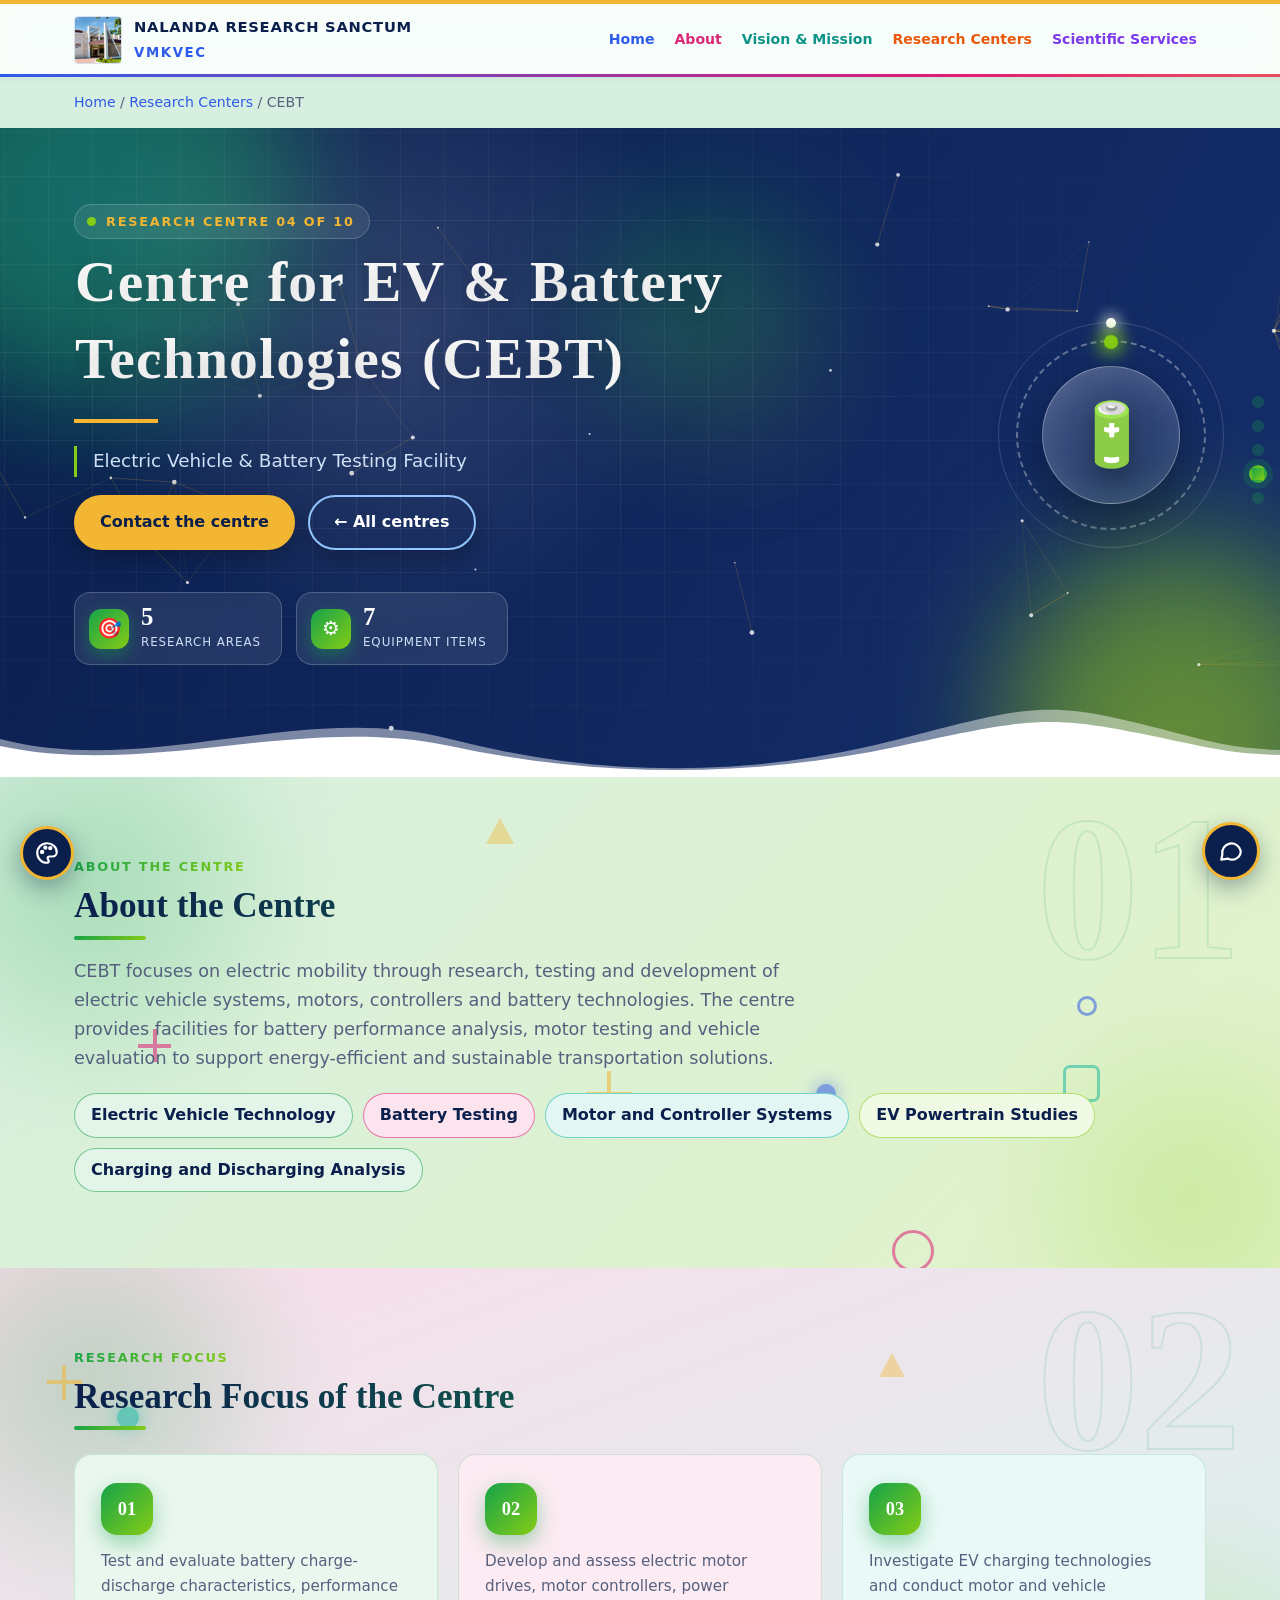
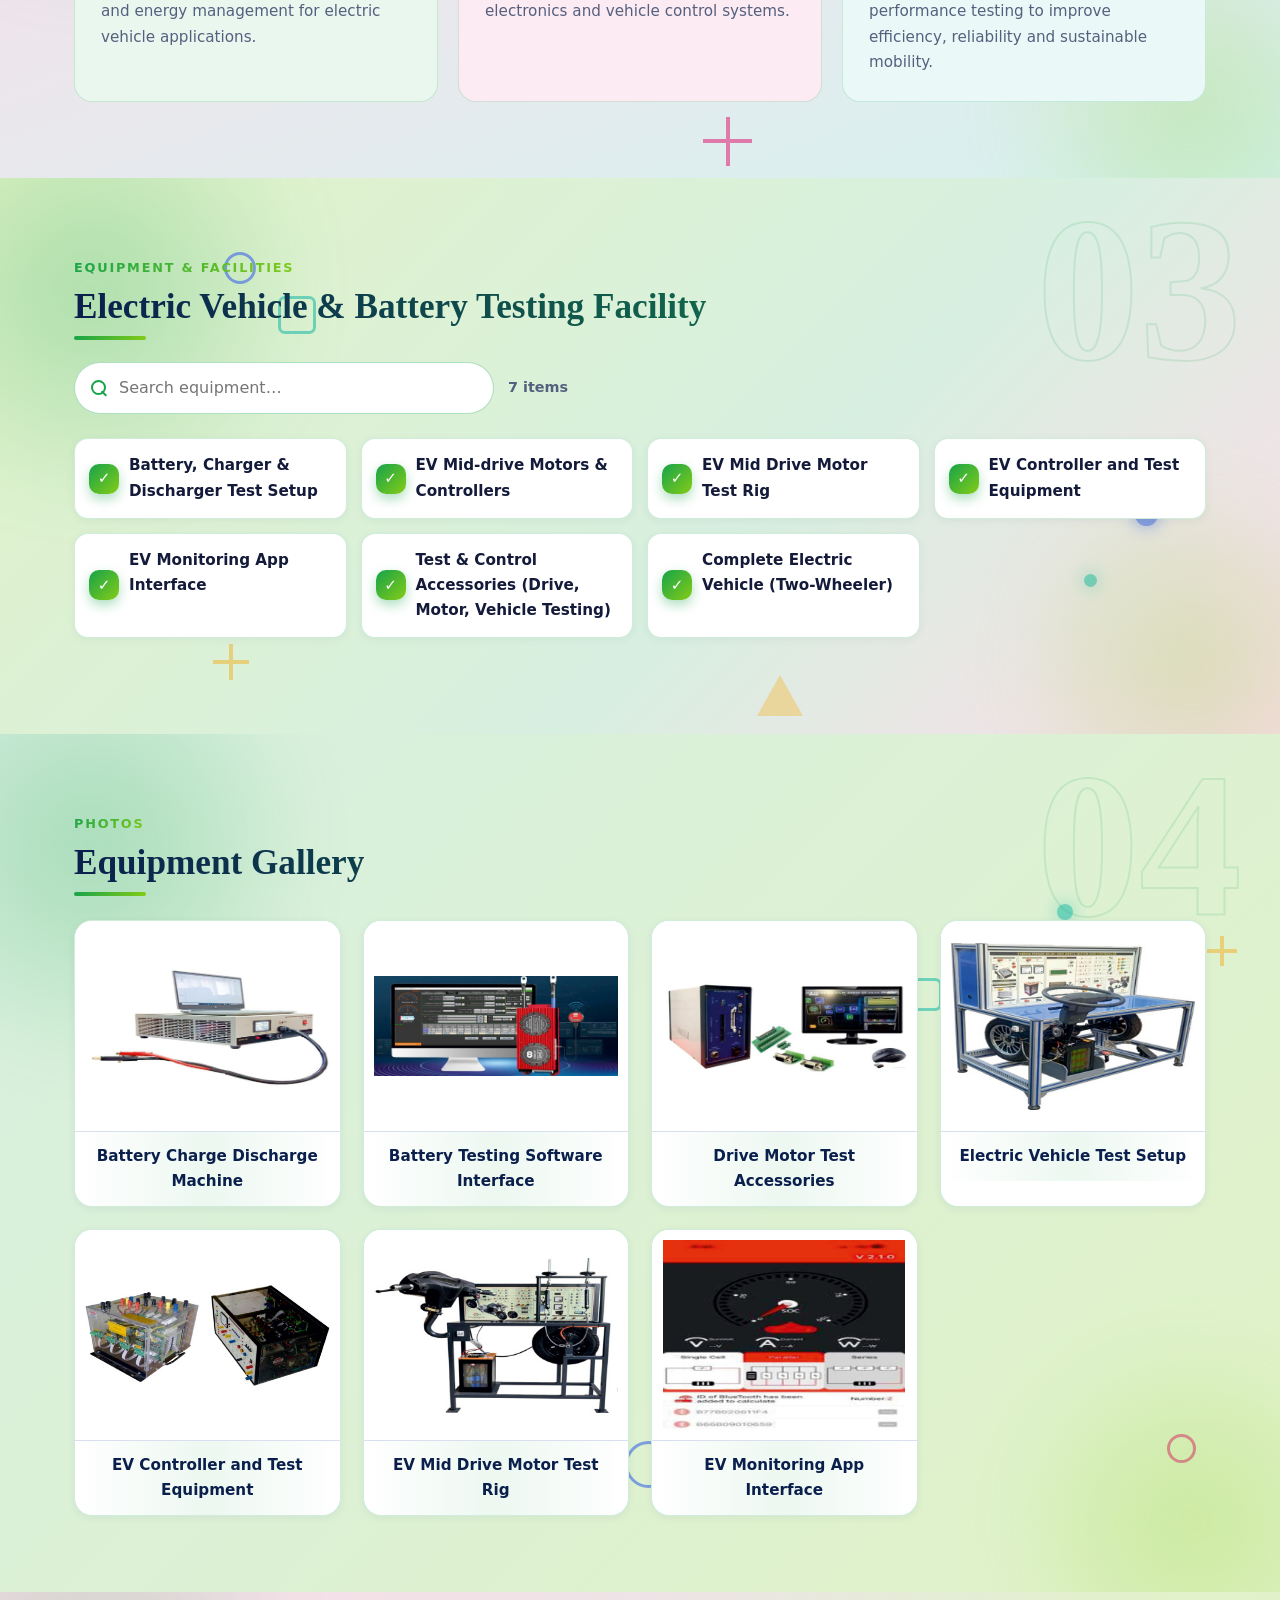
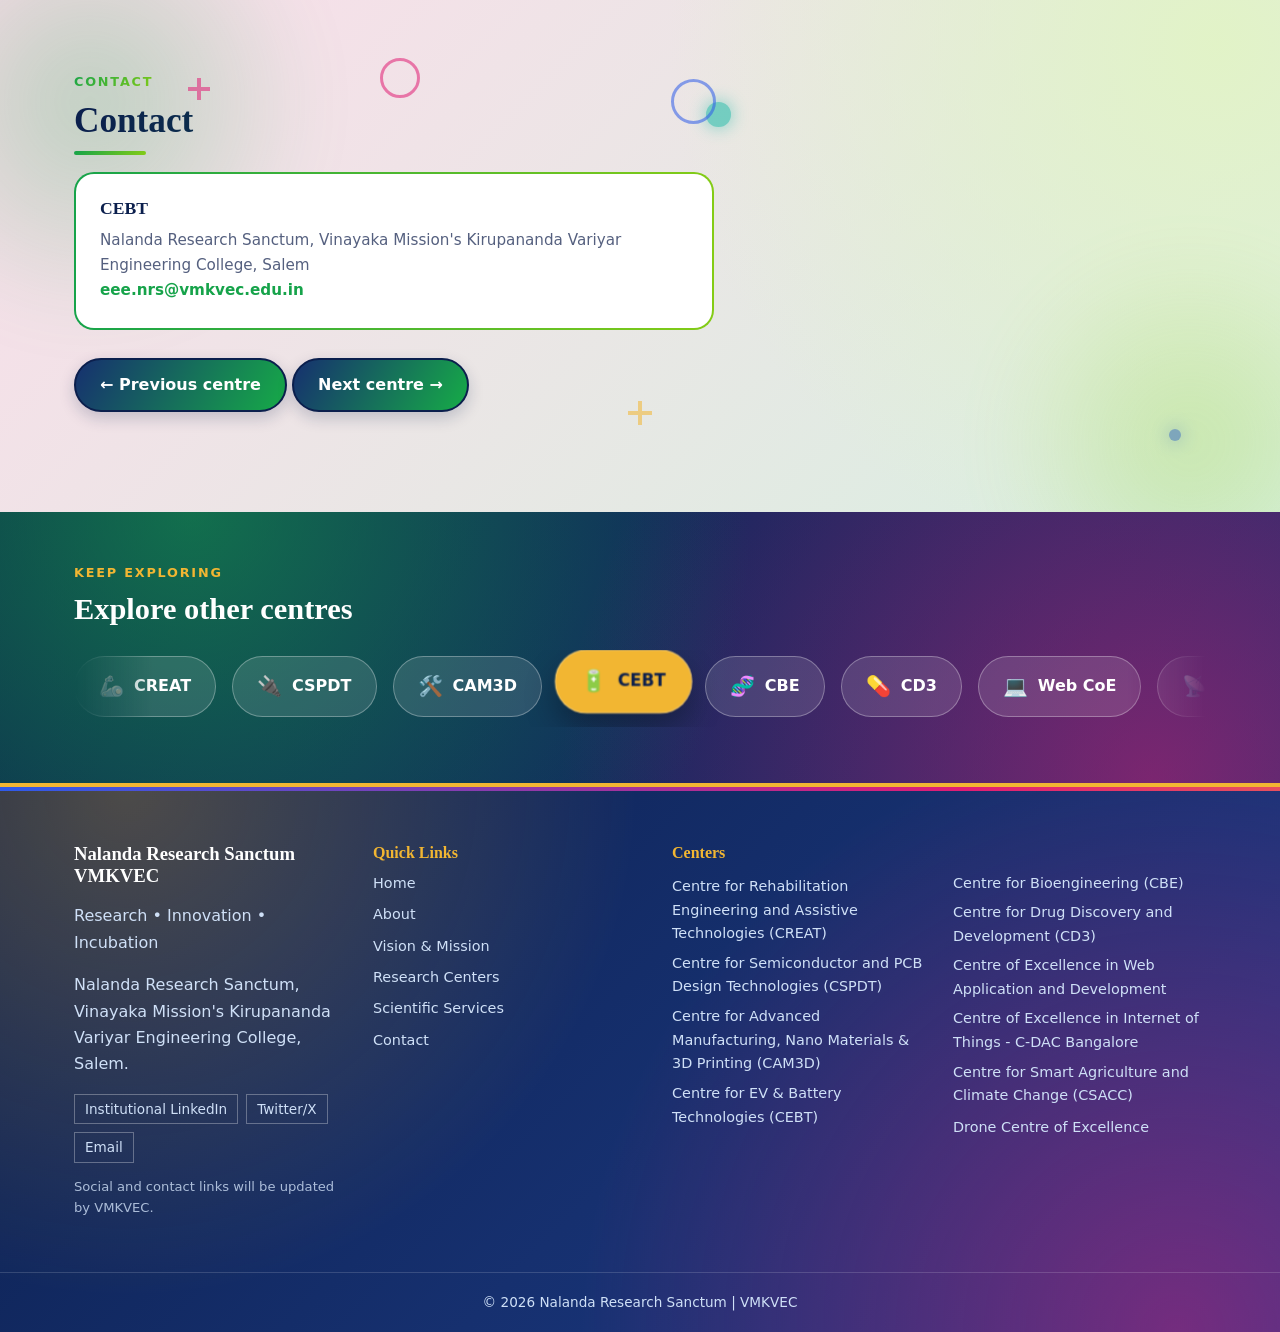
<file: labs/ev-battery/ev-battery.html>
<!DOCTYPE html>
<html lang="en"><head><meta charset="UTF-8"><meta name="viewport" content="width=device-width, initial-scale=1">
<title>Centre for EV & Battery Technologies (CEBT) | Nalanda Research Sanctum</title><meta name="description" content="Centre for EV &amp; Battery Technologies (CEBT) - Nalanda Research Sanctum, VMKVEC.">
<link rel="icon" href="../../logo.png"><link rel="stylesheet" href="../../style.css"><link rel="stylesheet" href="../../fx.css"><style>.hero .btn.ghost{color:#fff;border-color:#93c5fd}.hero .btn.ghost:hover{background:rgba(255,255,255,.14);color:#fff}.hero .btn{margin:0 8px 8px 0}[hidden]{display:none!important}.gal{display:grid;grid-template-columns:repeat(auto-fill,minmax(250px,1fr));gap:16px;margin-top:24px}.gal figure{margin:0;background:#fff;border:1px solid #dfe5ef;border-radius:12px;overflow:hidden;box-shadow:0 2px 8px rgba(18,40,95,.06)}.gal figure a{display:block}.gal img{width:100%;height:210px;object-fit:contain;background:#fff;padding:10px;display:block;transition:transform .25s}.gal figure:hover img{transform:scale(1.04)}.gal figcaption{padding:12px 14px;border-top:1px solid #eef1f6;font-weight:600;font-size:.95rem;text-align:center;color:#12285f}</style><script src="../../script.js"></script><script src="../../fx.js"></script><script src="../../Chatbot.js" defer></script><script src="../lab-fx.js" defer></script></head>
<body><a class="skip" href="#main">Skip to content</a>
<header class="site-header"><div class="wrap bar">
<a class="brand" href="../../index.html"><img src="../../logo.png" alt="VMKVEC logo"><span><b>NALANDA RESEARCH SANCTUM</b><small>VMKVEC</small></span></a>
<input type="checkbox" id="nav-toggle" class="nav-toggle" aria-label="Open or close menu"><label for="nav-toggle" class="burger" aria-hidden="true"><i></i></label>
<nav class="nav" aria-label="Main"><a href="../../index.html">Home</a><a href="../../index.html#about">About</a><a href="../../index.html#vision">Vision &amp; Mission</a><a href="../../index.html#laboratories">Research Centers</a><a href="../../index.html#events">Scientific Services</a></nav></div></header><main id="main">
<nav class="wrap crumb" aria-label="Breadcrumb"><a href="../../index.html">Home</a> / <a href="../../index.html#laboratories">Research Centers</a> / CEBT</nav>
<section class="hero"><div class="wrap"><p class="eyebrow light">RESEARCH CENTRE 04 OF 10</p><h1>Centre for EV &amp; Battery Technologies (CEBT)</h1><p class="lead">Electric Vehicle &amp; Battery Testing Facility</p>
<p><a class="btn" href="#contact">Contact the centre</a> <a class="btn ghost" href="../../index.html#laboratories">&larr; All centres</a></p></div></section>
<section class="sec"><div class="wrap reveal"><p class="eyebrow">ABOUT THE CENTRE</p><h2>About the Centre</h2><p class="lead2">CEBT focuses on electric mobility through research, testing and development of electric vehicle systems, motors, controllers and battery technologies. The centre provides facilities for battery performance analysis, motor testing and vehicle evaluation to support energy-efficient and sustainable transportation solutions.</p><ul class="tags"><li>Electric Vehicle Technology</li><li>Battery Testing</li><li>Motor and Controller Systems</li><li>EV Powertrain Studies</li><li>Charging and Discharging Analysis</li></ul></div></section>
<section class="sec tint"><div class="wrap reveal"><p class="eyebrow">RESEARCH FOCUS</p><h2>Research Focus of the Centre</h2><div class="grid g3"><article class="card"><h3>01</h3><p>Test and evaluate battery charge-discharge characteristics, performance and energy management for electric vehicle applications.</p></article><article class="card"><h3>02</h3><p>Develop and assess electric motor drives, motor controllers, power electronics and vehicle control systems.</p></article><article class="card"><h3>03</h3><p>Investigate EV charging technologies and conduct motor and vehicle performance testing to improve efficiency, reliability and sustainable mobility.</p></article></div></div></section>
<section class="sec"><div class="wrap reveal"><p class="eyebrow">EQUIPMENT &amp; FACILITIES</p><h2>Electric Vehicle &amp; Battery Testing Facility</h2><ul class="eqs" style="margin-top:24px"><li>Battery, Charger &amp; Discharger Test Setup</li><li>EV Mid-drive Motors &amp; Controllers</li><li>EV Mid Drive Motor Test Rig</li><li>EV Controller and Test Equipment</li><li>EV Monitoring App Interface</li><li>Test &amp; Control Accessories (Drive, Motor, Vehicle Testing)</li><li>Complete Electric Vehicle (Two-Wheeler)</li></ul></div></section>
<section class="sec" id="gallery" hidden><div class="wrap reveal"><p class="eyebrow">PHOTOS</p><h2>Equipment Gallery</h2><div class="gal" id="gal"></div></div></section>
<script>
(function(){
var IMAGES=["images/Battery_Charge_Discharge_Machine.png", "images/Battery_Testing_Software_Interface.png", "images/Drive_Motor_Test_Accessories.png", "images/Electric_Vehicle_Test_Setup.png", "images/EV_Controller_and_Test_Equipment.png", "images/EV_Mid_Drive_Motor_Test_Rig.png", "images/EV_Monitoring_App_Interface.png"]; /* optional: list files by path inside this lab folder, e.g. ["images/PCR.jpg"]. If empty, every picture found in the "images" folder is shown (Live Server). */
var DIRS=['images/','image/','Images/','Image/'];
var NICE={'dna rna sequencing machine':'DNA/RNA Sequencing Machine','sds page':'SDS-PAGE','milli q water purification system':'MILLI-Q Water Purification System','uv visible spectrometer':'UV-Visible Spectrometer'}; /* nicer captions; other captions come from the file name */
var sec=document.getElementById('gallery'),box=document.getElementById('gal');
function cap(p){var n=p.split('/').pop().replace(/\.[^.]+$/,'').replace(/[_-]+/g,' ').replace(/\s+/g,' ').trim();return NICE[n.toLowerCase()]||n;}
function show(list){
  if(!list.length){return;}
  list.sort(function(a,b){return a.split('/').pop().localeCompare(b.split('/').pop(),undefined,{numeric:true,sensitivity:'base'});});
  list.forEach(function(p){
    var f=document.createElement('figure'),a=document.createElement('a'),i=document.createElement('img'),c=document.createElement('figcaption');
    a.href=encodeURI(p);a.target='_blank';a.rel='noopener';i.src=a.href;i.loading='lazy';i.alt=cap(p);c.textContent=cap(p);
    a.appendChild(i);f.appendChild(a);f.appendChild(c);box.appendChild(f);
  });
  sec.hidden=false;
}
if(IMAGES.length){show(IMAGES.slice());return;}
if(!window.fetch||!window.DOMParser){return;}
Promise.all(DIRS.map(function(d){
  return fetch(d).then(function(r){return r.ok?r.text():'';}).then(function(t){
    var out=[];
    new DOMParser().parseFromString(t,'text/html').querySelectorAll('a').forEach(function(a){
      var n=(a.getAttribute('href')||'').split('/').pop();try{n=decodeURIComponent(n);}catch(e){}
      if(/\.(jpe?g|png|webp|gif|avif)$/i.test(n)){out.push(d+n);}
    });
    return out;
  }).catch(function(){return [];});
})).then(function(all){
  var seen={},list=[];
  all.forEach(function(l){l.forEach(function(p){var k=p.toLowerCase();if(!seen[k]){seen[k]=1;list.push(p);}});});
  show(list);
});
})();
</script>
<section class="sec tint" id="contact"><div class="wrap reveal"><p class="eyebrow">CONTACT</p><h2>Contact</h2><address class="card contact"><h3>CEBT</h3><p>Nalanda Research Sanctum, Vinayaka Mission's Kirupananda Variyar Engineering College, Salem</p><p><a href="mailto:eee.nrs@vmkvec.edu.in">eee.nrs@vmkvec.edu.in</a></p></address>
<p style="margin-top:28px"><a class="btn dark" href="../manufacturing/manufacturing.html">&larr; Previous centre</a> <a class="btn dark" href="../bioengineering/bioengineering.html">Next centre &rarr;</a></p></div></section>
</main><footer class="site-footer"><div class="wrap fgrid">
<div><h3>Nalanda Research Sanctum<br>VMKVEC</h3><p>Research &bull; Innovation &bull; Incubation</p>
<p>Nalanda Research Sanctum, Vinayaka Mission's Kirupananda Variyar Engineering College, Salem.</p>
<ul class="social"><li>Institutional LinkedIn</li><li>Twitter/X</li><li>Email</li></ul><p class="note2">Social and contact links will be updated by VMKVEC.</p></div>
<div><h4>Quick Links</h4><ul><li><a href="../../index.html">Home</a></li><li><a href="../../index.html#about">About</a></li><li><a href="../../index.html#vision">Vision &amp; Mission</a></li><li><a href="../../index.html#laboratories">Research Centers</a></li><li><a href="../../index.html#events">Scientific Services</a></li><li><a href="../../index.html#contact">Contact</a></li></ul></div>
<div class="fl"><h4>Centers</h4><ul><li><a href="../rehabilitation/rehabilitation.html">Centre for Rehabilitation Engineering and Assistive Technologies (CREAT)</a></li><li><a href="../semiconductor/semiconductor.html">Centre for Semiconductor and PCB Design Technologies (CSPDT)</a></li><li><a href="../manufacturing/manufacturing.html">Centre for Advanced Manufacturing, Nano Materials & 3D Printing (CAM3D)</a></li><li><a href="../ev-battery/ev-battery.html">Centre for EV & Battery Technologies (CEBT)</a></li><li><a href="../bioengineering/bioengineering.html">Centre for Bioengineering (CBE)</a></li><li><a href="../drug-discovery/drug-discovery.html">Centre for Drug Discovery and Development (CD3)</a></li><li><a href="../web-development/web-development.html">Centre of Excellence in Web Application and Development</a></li><li><a href="../iot/iot.html">Centre of Excellence in Internet of Things - C-DAC Bangalore</a></li><li><a href="../smart-agriculture/smart-agriculture.html">Centre for Smart Agriculture and Climate Change (CSACC)</a></li><li><a href="../drone/drone.html">Drone Centre of Excellence</a></li></ul></div></div>
<div class="copy">&copy; 2026 Nalanda Research Sanctum | VMKVEC</div></footer></body></html>
</file>
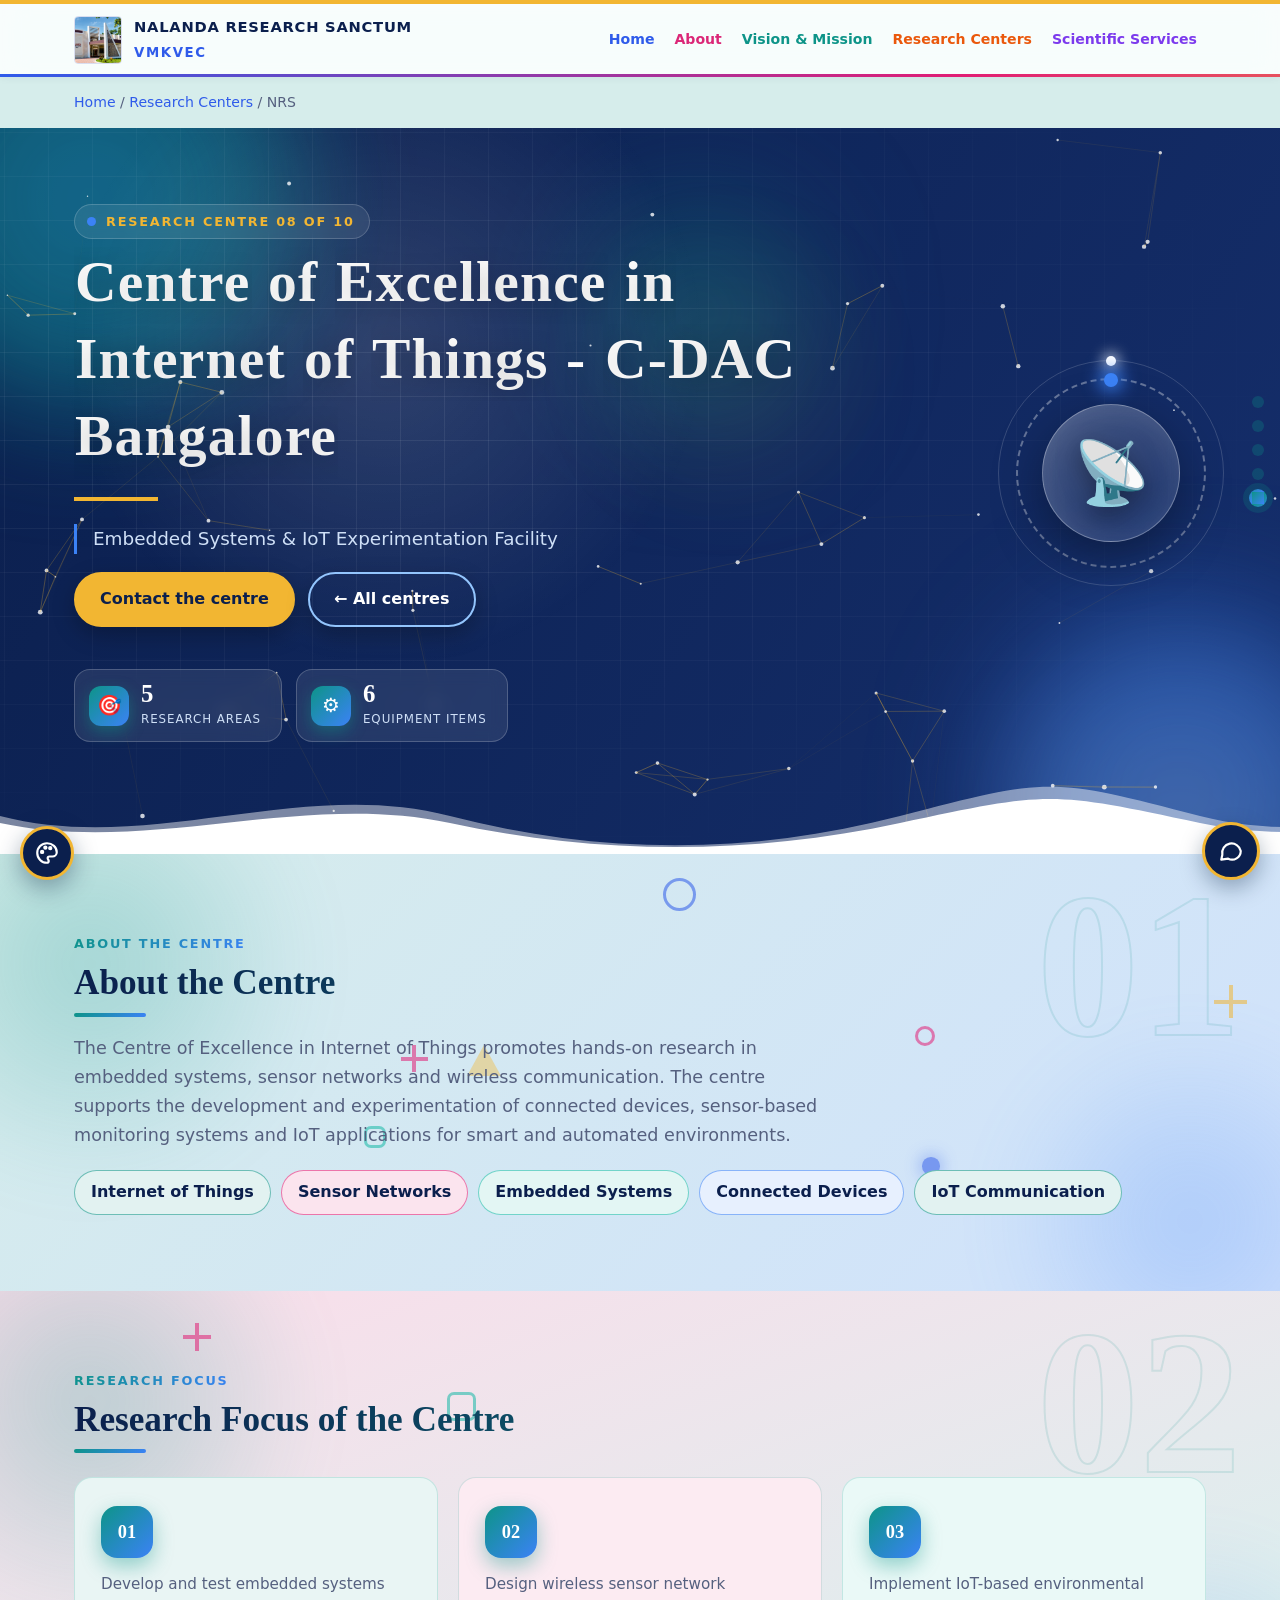
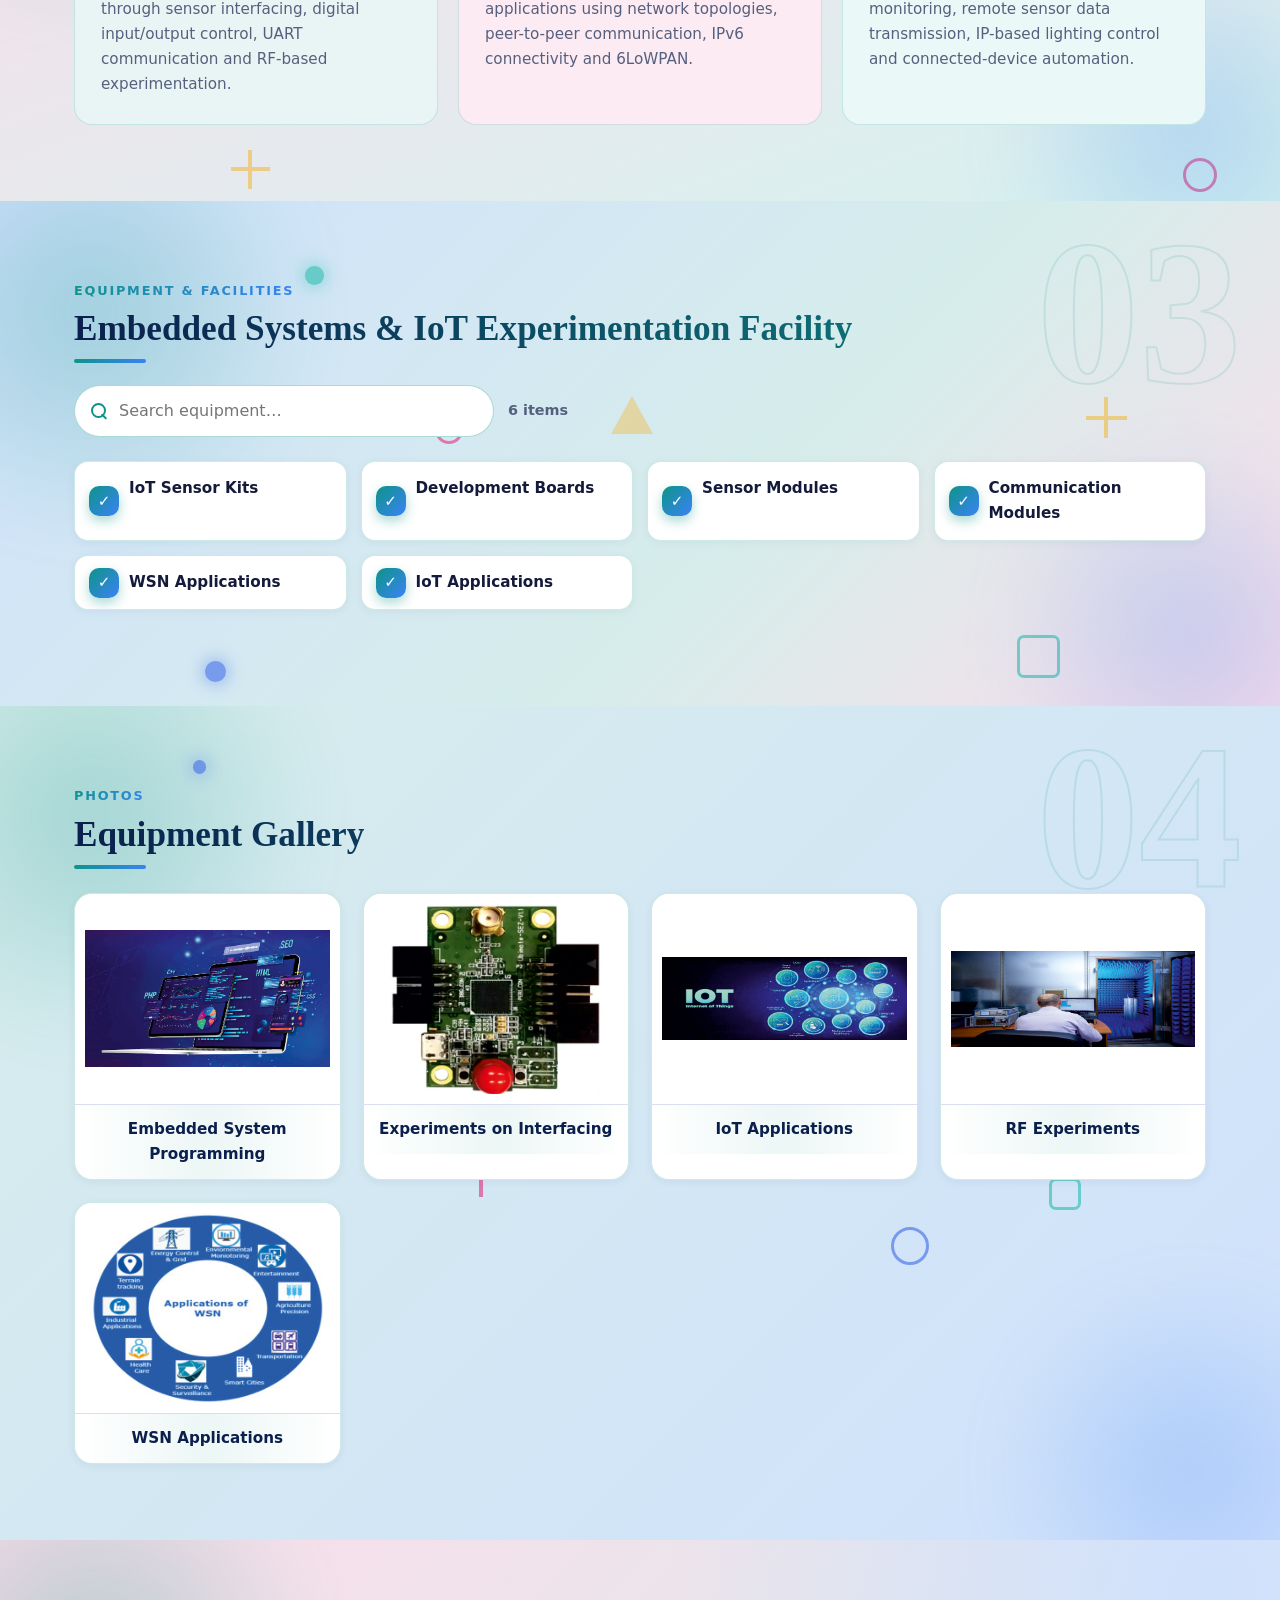
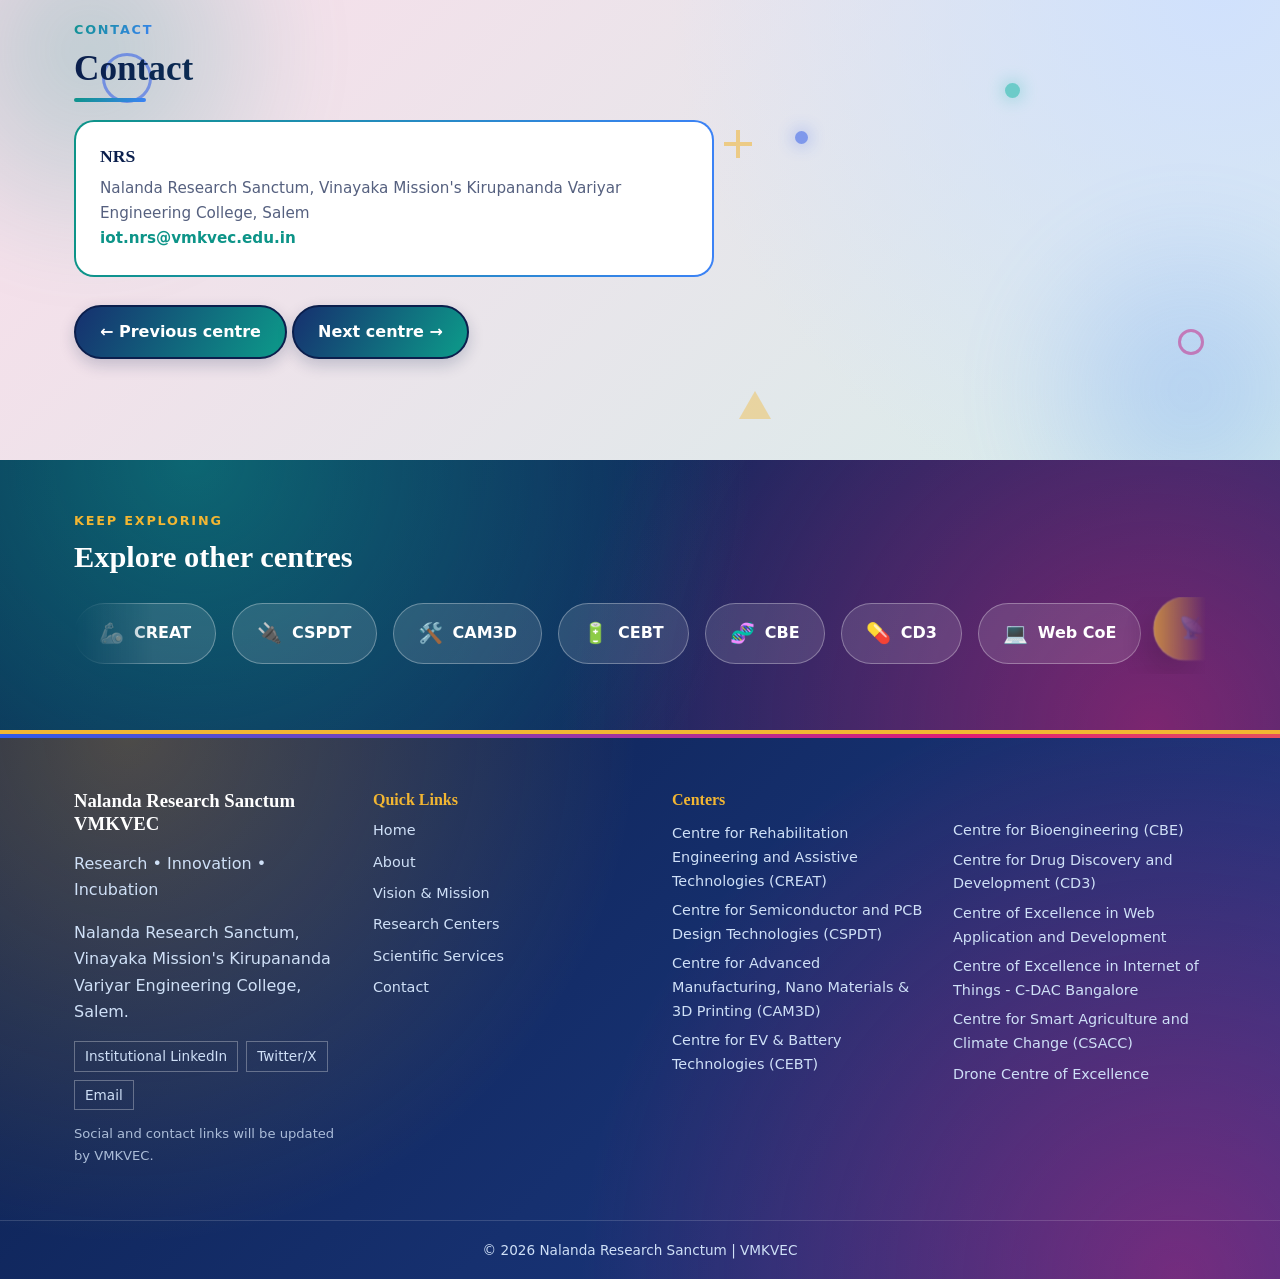
<file: labs/iot/iot.html>
<!DOCTYPE html>
<html lang="en"><head><meta charset="UTF-8"><meta name="viewport" content="width=device-width, initial-scale=1">
<title>Centre of Excellence in Internet of Things - C-DAC Bangalore | Nalanda Research Sanctum</title><meta name="description" content="Centre of Excellence in Internet of Things - C-DAC Bangalore - Nalanda Research Sanctum, VMKVEC.">
<link rel="icon" href="../../logo.png"><link rel="stylesheet" href="../../style.css"><link rel="stylesheet" href="../../fx.css"><style>.hero .btn.ghost{color:#fff;border-color:#93c5fd}.hero .btn.ghost:hover{background:rgba(255,255,255,.14);color:#fff}.hero .btn{margin:0 8px 8px 0}[hidden]{display:none!important}.gal{display:grid;grid-template-columns:repeat(auto-fill,minmax(250px,1fr));gap:16px;margin-top:24px}.gal figure{margin:0;background:#fff;border:1px solid #dfe5ef;border-radius:12px;overflow:hidden;box-shadow:0 2px 8px rgba(18,40,95,.06)}.gal figure a{display:block}.gal img{width:100%;height:210px;object-fit:contain;background:#fff;padding:10px;display:block;transition:transform .25s}.gal figure:hover img{transform:scale(1.04)}.gal figcaption{padding:12px 14px;border-top:1px solid #eef1f6;font-weight:600;font-size:.95rem;text-align:center;color:#12285f}</style><script src="../../script.js"></script><script src="../../fx.js"></script><script src="../../Chatbot.js" defer></script><script src="../lab-fx.js" defer></script></head>
<body><a class="skip" href="#main">Skip to content</a>
<header class="site-header"><div class="wrap bar">
<a class="brand" href="../../index.html"><img src="../../logo.png" alt="VMKVEC logo"><span><b>NALANDA RESEARCH SANCTUM</b><small>VMKVEC</small></span></a>
<input type="checkbox" id="nav-toggle" class="nav-toggle" aria-label="Open or close menu"><label for="nav-toggle" class="burger" aria-hidden="true"><i></i></label>
<nav class="nav" aria-label="Main"><a href="../../index.html">Home</a><a href="../../index.html#about">About</a><a href="../../index.html#vision">Vision &amp; Mission</a><a href="../../index.html#laboratories">Research Centers</a><a href="../../index.html#events">Scientific Services</a></nav></div></header><main id="main">
<nav class="wrap crumb" aria-label="Breadcrumb"><a href="../../index.html">Home</a> / <a href="../../index.html#laboratories">Research Centers</a> / NRS</nav>
<section class="hero"><div class="wrap"><p class="eyebrow light">RESEARCH CENTRE 08 OF 10</p><h1>Centre of Excellence in Internet of Things - C-DAC Bangalore</h1><p class="lead">Embedded Systems &amp; IoT Experimentation Facility</p>
<p><a class="btn" href="#contact">Contact the centre</a> <a class="btn ghost" href="../../index.html#laboratories">&larr; All centres</a></p></div></section>
<section class="sec"><div class="wrap reveal"><p class="eyebrow">ABOUT THE CENTRE</p><h2>About the Centre</h2><p class="lead2">The Centre of Excellence in Internet of Things promotes hands-on research in embedded systems, sensor networks and wireless communication. The centre supports the development and experimentation of connected devices, sensor-based monitoring systems and IoT applications for smart and automated environments.</p><ul class="tags"><li>Internet of Things</li><li>Sensor Networks</li><li>Embedded Systems</li><li>Connected Devices</li><li>IoT Communication</li></ul></div></section>
<section class="sec tint"><div class="wrap reveal"><p class="eyebrow">RESEARCH FOCUS</p><h2>Research Focus of the Centre</h2><div class="grid g3"><article class="card"><h3>01</h3><p>Develop and test embedded systems through sensor interfacing, digital input/output control, UART communication and RF-based experimentation.</p></article><article class="card"><h3>02</h3><p>Design wireless sensor network applications using network topologies, peer-to-peer communication, IPv6 connectivity and 6LoWPAN.</p></article><article class="card"><h3>03</h3><p>Implement IoT-based environmental monitoring, remote sensor data transmission, IP-based lighting control and connected-device automation.</p></article></div></div></section>
<section class="sec"><div class="wrap reveal"><p class="eyebrow">EQUIPMENT &amp; FACILITIES</p><h2>Embedded Systems &amp; IoT Experimentation Facility</h2><ul class="eqs" style="margin-top:24px"><li>IoT Sensor Kits</li><li>Development Boards</li><li>Sensor Modules</li><li>Communication Modules</li><li>WSN Applications</li><li>IoT Applications</li></ul></div></section>
<section class="sec" id="gallery" hidden><div class="wrap reveal"><p class="eyebrow">PHOTOS</p><h2>Equipment Gallery</h2><div class="gal" id="gal"></div></div></section>
<script>
(function(){
var IMAGES=["images/Embedded_System_Programming.png", "images/Experiments_on_Interfacing.png", "images/IoT_Applications.png", "images/RF_Experiments.png", "images/WSN_Applications.png"]; /* optional: list files by path inside this lab folder, e.g. ["images/PCR.jpg"]. If empty, every picture found in the "images" folder is shown (Live Server). */
var DIRS=['images/','image/','Images/','Image/'];
var NICE={'dna rna sequencing machine':'DNA/RNA Sequencing Machine','sds page':'SDS-PAGE','milli q water purification system':'MILLI-Q Water Purification System','uv visible spectrometer':'UV-Visible Spectrometer'}; /* nicer captions; other captions come from the file name */
var sec=document.getElementById('gallery'),box=document.getElementById('gal');
function cap(p){var n=p.split('/').pop().replace(/\.[^.]+$/,'').replace(/[_-]+/g,' ').replace(/\s+/g,' ').trim();return NICE[n.toLowerCase()]||n;}
function show(list){
  if(!list.length){return;}
  list.sort(function(a,b){return a.split('/').pop().localeCompare(b.split('/').pop(),undefined,{numeric:true,sensitivity:'base'});});
  list.forEach(function(p){
    var f=document.createElement('figure'),a=document.createElement('a'),i=document.createElement('img'),c=document.createElement('figcaption');
    a.href=encodeURI(p);a.target='_blank';a.rel='noopener';i.src=a.href;i.loading='lazy';i.alt=cap(p);c.textContent=cap(p);
    a.appendChild(i);f.appendChild(a);f.appendChild(c);box.appendChild(f);
  });
  sec.hidden=false;
}
if(IMAGES.length){show(IMAGES.slice());return;}
if(!window.fetch||!window.DOMParser){return;}
Promise.all(DIRS.map(function(d){
  return fetch(d).then(function(r){return r.ok?r.text():'';}).then(function(t){
    var out=[];
    new DOMParser().parseFromString(t,'text/html').querySelectorAll('a').forEach(function(a){
      var n=(a.getAttribute('href')||'').split('/').pop();try{n=decodeURIComponent(n);}catch(e){}
      if(/\.(jpe?g|png|webp|gif|avif)$/i.test(n)){out.push(d+n);}
    });
    return out;
  }).catch(function(){return [];});
})).then(function(all){
  var seen={},list=[];
  all.forEach(function(l){l.forEach(function(p){var k=p.toLowerCase();if(!seen[k]){seen[k]=1;list.push(p);}});});
  show(list);
});
})();
</script>
<section class="sec tint" id="contact"><div class="wrap reveal"><p class="eyebrow">CONTACT</p><h2>Contact</h2><address class="card contact"><h3>NRS</h3><p>Nalanda Research Sanctum, Vinayaka Mission's Kirupananda Variyar Engineering College, Salem</p><p><a href="mailto:iot.nrs@vmkvec.edu.in">iot.nrs@vmkvec.edu.in</a></p></address>
<p style="margin-top:28px"><a class="btn dark" href="../web-development/web-development.html">&larr; Previous centre</a> <a class="btn dark" href="../smart-agriculture/smart-agriculture.html">Next centre &rarr;</a></p></div></section>
</main><footer class="site-footer"><div class="wrap fgrid">
<div><h3>Nalanda Research Sanctum<br>VMKVEC</h3><p>Research &bull; Innovation &bull; Incubation</p>
<p>Nalanda Research Sanctum, Vinayaka Mission's Kirupananda Variyar Engineering College, Salem.</p>
<ul class="social"><li>Institutional LinkedIn</li><li>Twitter/X</li><li>Email</li></ul><p class="note2">Social and contact links will be updated by VMKVEC.</p></div>
<div><h4>Quick Links</h4><ul><li><a href="../../index.html">Home</a></li><li><a href="../../index.html#about">About</a></li><li><a href="../../index.html#vision">Vision &amp; Mission</a></li><li><a href="../../index.html#laboratories">Research Centers</a></li><li><a href="../../index.html#events">Scientific Services</a></li><li><a href="../../index.html#contact">Contact</a></li></ul></div>
<div class="fl"><h4>Centers</h4><ul><li><a href="../rehabilitation/rehabilitation.html">Centre for Rehabilitation Engineering and Assistive Technologies (CREAT)</a></li><li><a href="../semiconductor/semiconductor.html">Centre for Semiconductor and PCB Design Technologies (CSPDT)</a></li><li><a href="../manufacturing/manufacturing.html">Centre for Advanced Manufacturing, Nano Materials & 3D Printing (CAM3D)</a></li><li><a href="../ev-battery/ev-battery.html">Centre for EV & Battery Technologies (CEBT)</a></li><li><a href="../bioengineering/bioengineering.html">Centre for Bioengineering (CBE)</a></li><li><a href="../drug-discovery/drug-discovery.html">Centre for Drug Discovery and Development (CD3)</a></li><li><a href="../web-development/web-development.html">Centre of Excellence in Web Application and Development</a></li><li><a href="../iot/iot.html">Centre of Excellence in Internet of Things - C-DAC Bangalore</a></li><li><a href="../smart-agriculture/smart-agriculture.html">Centre for Smart Agriculture and Climate Change (CSACC)</a></li><li><a href="../drone/drone.html">Drone Centre of Excellence</a></li></ul></div></div>
<div class="copy">&copy; 2026 Nalanda Research Sanctum | VMKVEC</div></footer></body></html>
</file>
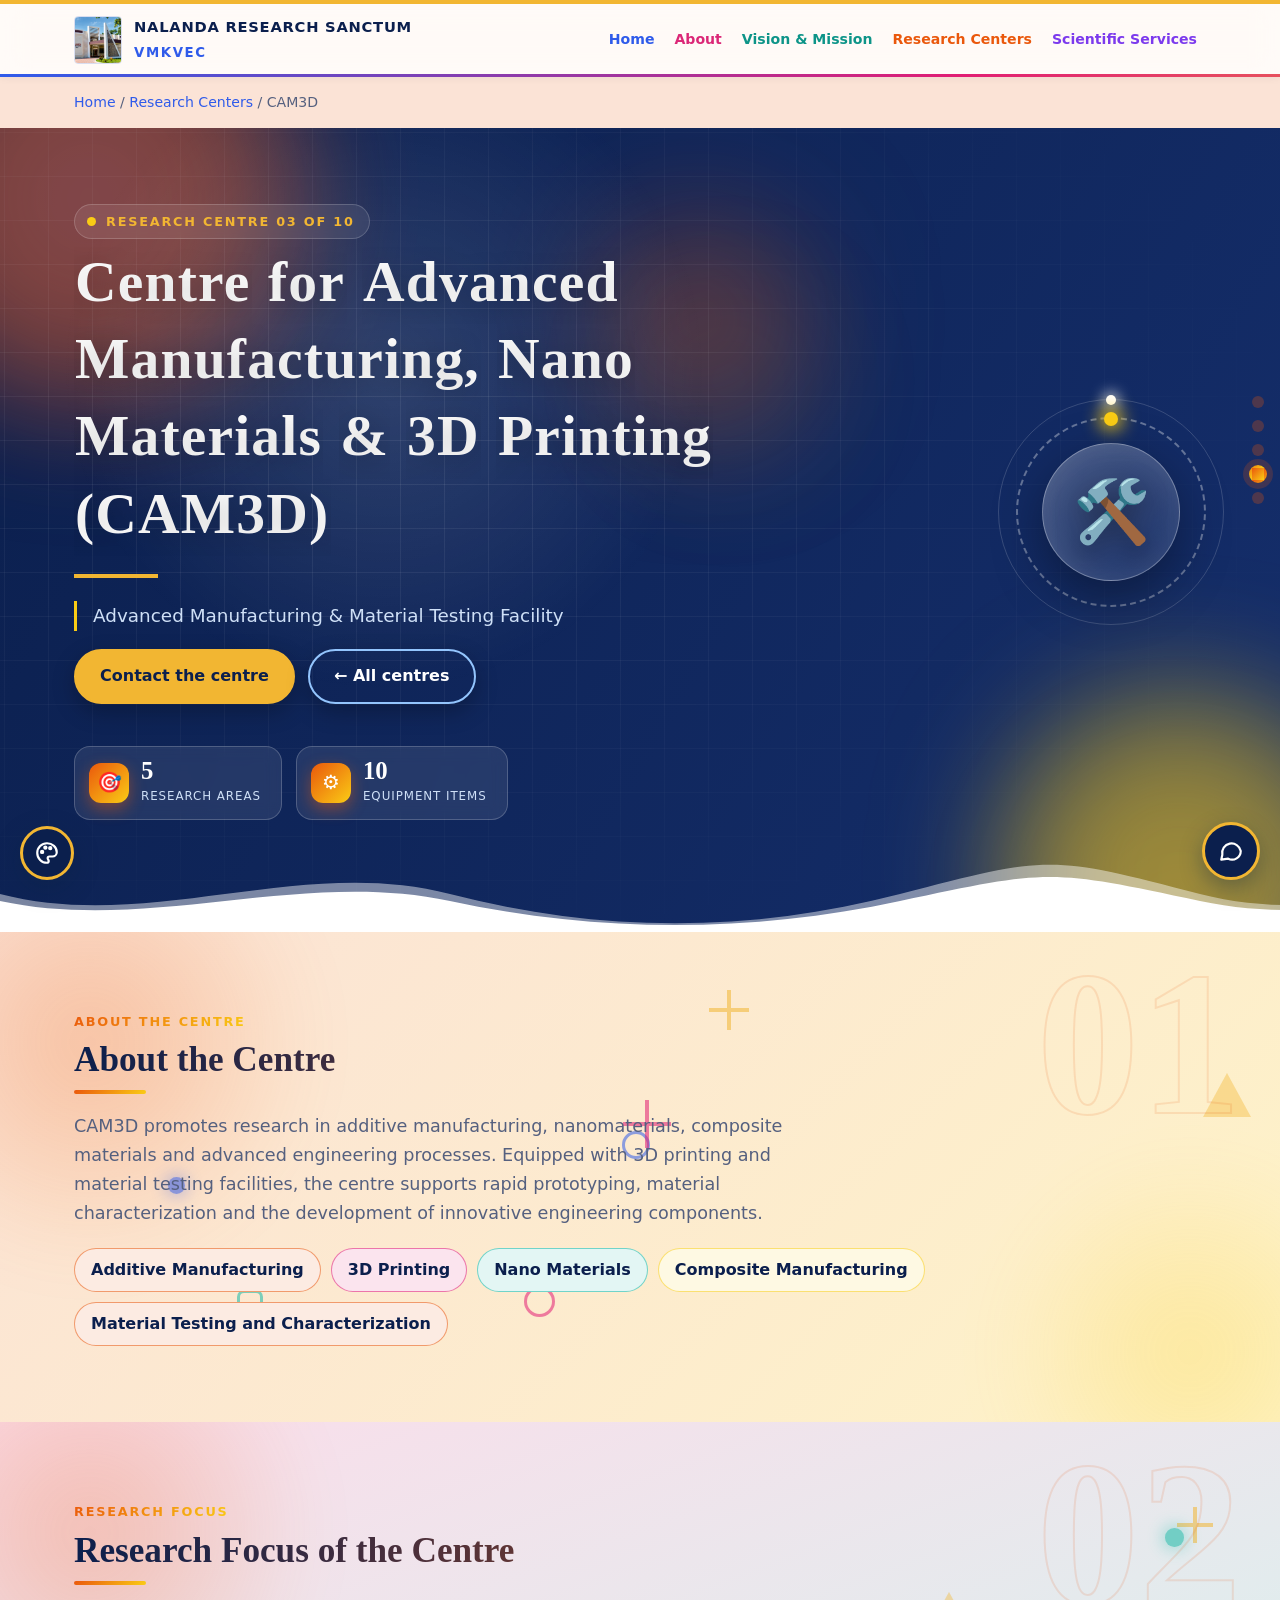
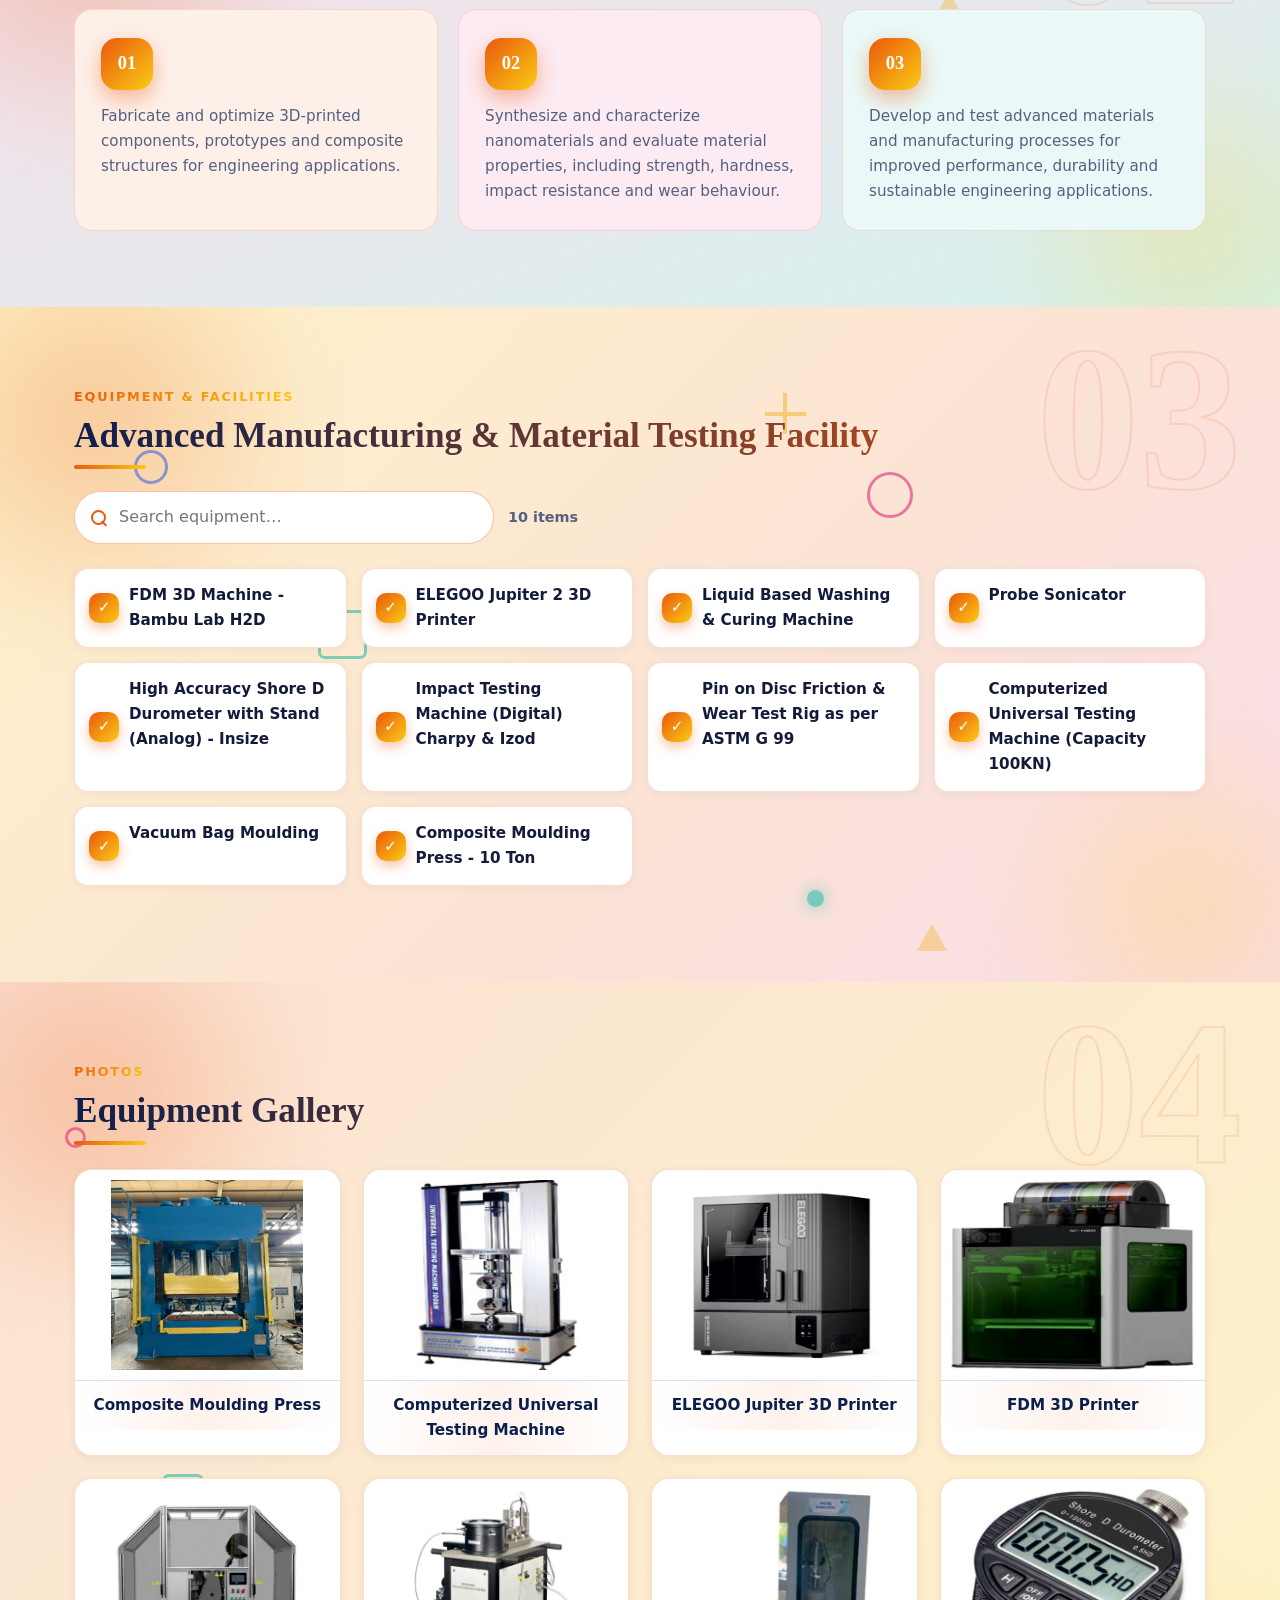
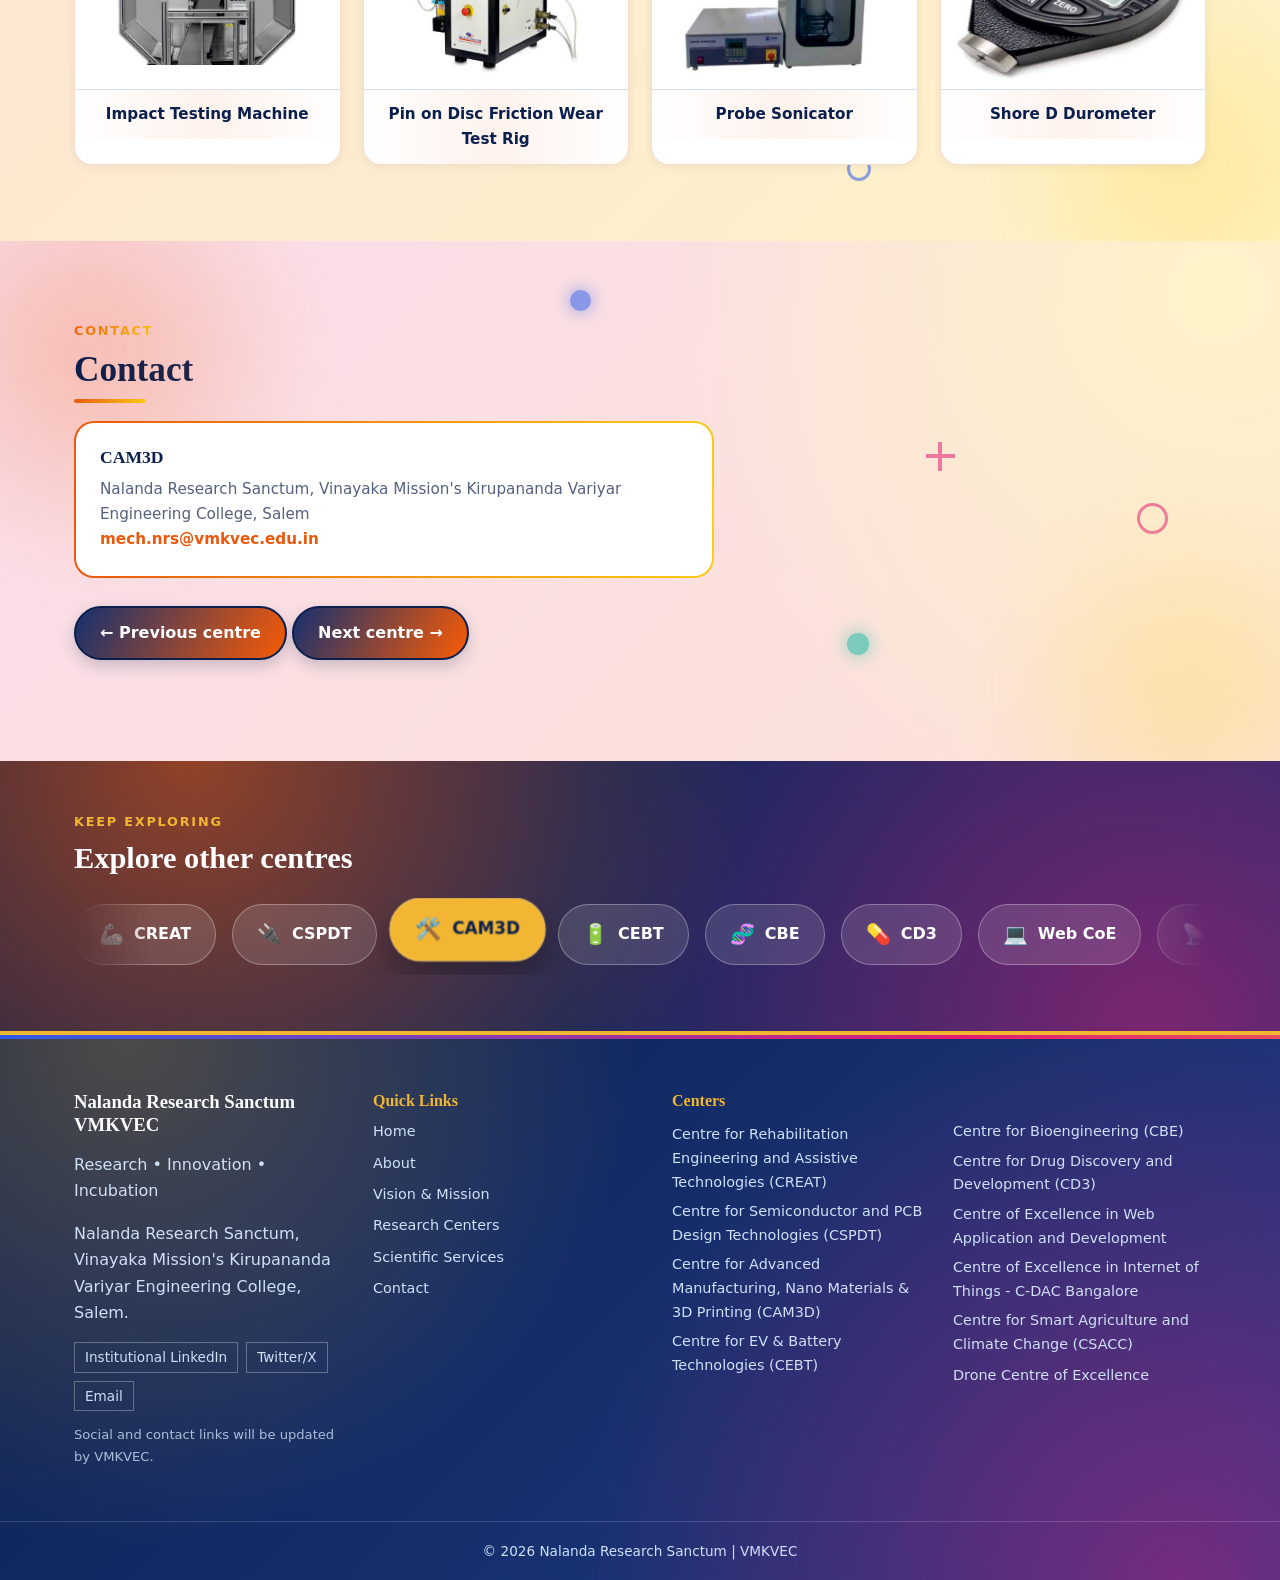
<file: labs/manufacturing/manufacturing.html>
<!DOCTYPE html>
<html lang="en"><head><meta charset="UTF-8"><meta name="viewport" content="width=device-width, initial-scale=1">
<title>Centre for Advanced Manufacturing, Nano Materials & 3D Printing (CAM3D) | Nalanda Research Sanctum</title><meta name="description" content="Centre for Advanced Manufacturing, Nano Materials &amp; 3D Printing (CAM3D) - Nalanda Research Sanctum, VMKVEC.">
<link rel="icon" href="../../logo.png"><link rel="stylesheet" href="../../style.css"><link rel="stylesheet" href="../../fx.css"><style>.hero .btn.ghost{color:#fff;border-color:#93c5fd}.hero .btn.ghost:hover{background:rgba(255,255,255,.14);color:#fff}.hero .btn{margin:0 8px 8px 0}[hidden]{display:none!important}.gal{display:grid;grid-template-columns:repeat(auto-fill,minmax(250px,1fr));gap:16px;margin-top:24px}.gal figure{margin:0;background:#fff;border:1px solid #dfe5ef;border-radius:12px;overflow:hidden;box-shadow:0 2px 8px rgba(18,40,95,.06)}.gal figure a{display:block}.gal img{width:100%;height:210px;object-fit:contain;background:#fff;padding:10px;display:block;transition:transform .25s}.gal figure:hover img{transform:scale(1.04)}.gal figcaption{padding:12px 14px;border-top:1px solid #eef1f6;font-weight:600;font-size:.95rem;text-align:center;color:#12285f}</style><script src="../../script.js"></script><script src="../../fx.js"></script><script src="../../Chatbot.js" defer></script><script src="../lab-fx.js" defer></script></head>
<body><a class="skip" href="#main">Skip to content</a>
<header class="site-header"><div class="wrap bar">
<a class="brand" href="../../index.html"><img src="../../logo.png" alt="VMKVEC logo"><span><b>NALANDA RESEARCH SANCTUM</b><small>VMKVEC</small></span></a>
<input type="checkbox" id="nav-toggle" class="nav-toggle" aria-label="Open or close menu"><label for="nav-toggle" class="burger" aria-hidden="true"><i></i></label>
<nav class="nav" aria-label="Main"><a href="../../index.html">Home</a><a href="../../index.html#about">About</a><a href="../../index.html#vision">Vision &amp; Mission</a><a href="../../index.html#laboratories">Research Centers</a><a href="../../index.html#events">Scientific Services</a></nav></div></header><main id="main">
<nav class="wrap crumb" aria-label="Breadcrumb"><a href="../../index.html">Home</a> / <a href="../../index.html#laboratories">Research Centers</a> / CAM3D</nav>
<section class="hero"><div class="wrap"><p class="eyebrow light">RESEARCH CENTRE 03 OF 10</p><h1>Centre for Advanced Manufacturing, Nano Materials &amp; 3D Printing (CAM3D)</h1><p class="lead">Advanced Manufacturing &amp; Material Testing Facility</p>
<p><a class="btn" href="#contact">Contact the centre</a> <a class="btn ghost" href="../../index.html#laboratories">&larr; All centres</a></p></div></section>
<section class="sec"><div class="wrap reveal"><p class="eyebrow">ABOUT THE CENTRE</p><h2>About the Centre</h2><p class="lead2">CAM3D promotes research in additive manufacturing, nanomaterials, composite materials and advanced engineering processes. Equipped with 3D printing and material testing facilities, the centre supports rapid prototyping, material characterization and the development of innovative engineering components.</p><ul class="tags"><li>Additive Manufacturing</li><li>3D Printing</li><li>Nano Materials</li><li>Composite Manufacturing</li><li>Material Testing and Characterization</li></ul></div></section>
<section class="sec tint"><div class="wrap reveal"><p class="eyebrow">RESEARCH FOCUS</p><h2>Research Focus of the Centre</h2><div class="grid g3"><article class="card"><h3>01</h3><p>Fabricate and optimize 3D-printed components, prototypes and composite structures for engineering applications.</p></article><article class="card"><h3>02</h3><p>Synthesize and characterize nanomaterials and evaluate material properties, including strength, hardness, impact resistance and wear behaviour.</p></article><article class="card"><h3>03</h3><p>Develop and test advanced materials and manufacturing processes for improved performance, durability and sustainable engineering applications.</p></article></div></div></section>
<section class="sec"><div class="wrap reveal"><p class="eyebrow">EQUIPMENT &amp; FACILITIES</p><h2>Advanced Manufacturing &amp; Material Testing Facility</h2><ul class="eqs" style="margin-top:24px"><li>FDM 3D Machine - Bambu Lab H2D</li><li>ELEGOO Jupiter 2 3D Printer</li><li>Liquid Based Washing &amp; Curing Machine</li><li>Probe Sonicator</li><li>High Accuracy Shore D Durometer with Stand (Analog) - Insize</li><li>Impact Testing Machine (Digital) Charpy &amp; Izod</li><li>Pin on Disc Friction &amp; Wear Test Rig as per ASTM G 99</li><li>Computerized Universal Testing Machine (Capacity 100KN)</li><li>Vacuum Bag Moulding</li><li>Composite Moulding Press - 10 Ton</li></ul></div></section>
<section class="sec" id="gallery" hidden><div class="wrap reveal"><p class="eyebrow">PHOTOS</p><h2>Equipment Gallery</h2><div class="gal" id="gal"></div></div></section>
<script>
(function(){
var IMAGES=["images/Composite_Moulding_Press.png", "images/Computerized_Universal_Testing_Machine.png", "images/ELEGOO_Jupiter_3D_Printer.png", "images/FDM_3D_Printer.png", "images/Impact_Testing_Machine.png", "images/Pin_on_Disc_Friction_Wear_Test_Rig.png", "images/Probe_Sonicator.png", "images/Shore_D_Durometer.png"]; /* optional: list files by path inside this lab folder, e.g. ["images/PCR.jpg"]. If empty, every picture found in the "images" folder is shown (Live Server). */
var DIRS=['images/','image/','Images/','Image/'];
var NICE={'dna rna sequencing machine':'DNA/RNA Sequencing Machine','sds page':'SDS-PAGE','milli q water purification system':'MILLI-Q Water Purification System','uv visible spectrometer':'UV-Visible Spectrometer'}; /* nicer captions; other captions come from the file name */
var sec=document.getElementById('gallery'),box=document.getElementById('gal');
function cap(p){var n=p.split('/').pop().replace(/\.[^.]+$/,'').replace(/[_-]+/g,' ').replace(/\s+/g,' ').trim();return NICE[n.toLowerCase()]||n;}
function show(list){
  if(!list.length){return;}
  list.sort(function(a,b){return a.split('/').pop().localeCompare(b.split('/').pop(),undefined,{numeric:true,sensitivity:'base'});});
  list.forEach(function(p){
    var f=document.createElement('figure'),a=document.createElement('a'),i=document.createElement('img'),c=document.createElement('figcaption');
    a.href=encodeURI(p);a.target='_blank';a.rel='noopener';i.src=a.href;i.loading='lazy';i.alt=cap(p);c.textContent=cap(p);
    a.appendChild(i);f.appendChild(a);f.appendChild(c);box.appendChild(f);
  });
  sec.hidden=false;
}
if(IMAGES.length){show(IMAGES.slice());return;}
if(!window.fetch||!window.DOMParser){return;}
Promise.all(DIRS.map(function(d){
  return fetch(d).then(function(r){return r.ok?r.text():'';}).then(function(t){
    var out=[];
    new DOMParser().parseFromString(t,'text/html').querySelectorAll('a').forEach(function(a){
      var n=(a.getAttribute('href')||'').split('/').pop();try{n=decodeURIComponent(n);}catch(e){}
      if(/\.(jpe?g|png|webp|gif|avif)$/i.test(n)){out.push(d+n);}
    });
    return out;
  }).catch(function(){return [];});
})).then(function(all){
  var seen={},list=[];
  all.forEach(function(l){l.forEach(function(p){var k=p.toLowerCase();if(!seen[k]){seen[k]=1;list.push(p);}});});
  show(list);
});
})();
</script>
<section class="sec tint" id="contact"><div class="wrap reveal"><p class="eyebrow">CONTACT</p><h2>Contact</h2><address class="card contact"><h3>CAM3D</h3><p>Nalanda Research Sanctum, Vinayaka Mission's Kirupananda Variyar Engineering College, Salem</p><p><a href="mailto:mech.nrs@vmkvec.edu.in">mech.nrs@vmkvec.edu.in</a></p></address>
<p style="margin-top:28px"><a class="btn dark" href="../semiconductor/semiconductor.html">&larr; Previous centre</a> <a class="btn dark" href="../ev-battery/ev-battery.html">Next centre &rarr;</a></p></div></section>
</main><footer class="site-footer"><div class="wrap fgrid">
<div><h3>Nalanda Research Sanctum<br>VMKVEC</h3><p>Research &bull; Innovation &bull; Incubation</p>
<p>Nalanda Research Sanctum, Vinayaka Mission's Kirupananda Variyar Engineering College, Salem.</p>
<ul class="social"><li>Institutional LinkedIn</li><li>Twitter/X</li><li>Email</li></ul><p class="note2">Social and contact links will be updated by VMKVEC.</p></div>
<div><h4>Quick Links</h4><ul><li><a href="../../index.html">Home</a></li><li><a href="../../index.html#about">About</a></li><li><a href="../../index.html#vision">Vision &amp; Mission</a></li><li><a href="../../index.html#laboratories">Research Centers</a></li><li><a href="../../index.html#events">Scientific Services</a></li><li><a href="../../index.html#contact">Contact</a></li></ul></div>
<div class="fl"><h4>Centers</h4><ul><li><a href="../rehabilitation/rehabilitation.html">Centre for Rehabilitation Engineering and Assistive Technologies (CREAT)</a></li><li><a href="../semiconductor/semiconductor.html">Centre for Semiconductor and PCB Design Technologies (CSPDT)</a></li><li><a href="../manufacturing/manufacturing.html">Centre for Advanced Manufacturing, Nano Materials & 3D Printing (CAM3D)</a></li><li><a href="../ev-battery/ev-battery.html">Centre for EV & Battery Technologies (CEBT)</a></li><li><a href="../bioengineering/bioengineering.html">Centre for Bioengineering (CBE)</a></li><li><a href="../drug-discovery/drug-discovery.html">Centre for Drug Discovery and Development (CD3)</a></li><li><a href="../web-development/web-development.html">Centre of Excellence in Web Application and Development</a></li><li><a href="../iot/iot.html">Centre of Excellence in Internet of Things - C-DAC Bangalore</a></li><li><a href="../smart-agriculture/smart-agriculture.html">Centre for Smart Agriculture and Climate Change (CSACC)</a></li><li><a href="../drone/drone.html">Drone Centre of Excellence</a></li></ul></div></div>
<div class="copy">&copy; 2026 Nalanda Research Sanctum | VMKVEC</div></footer></body></html>
</file>
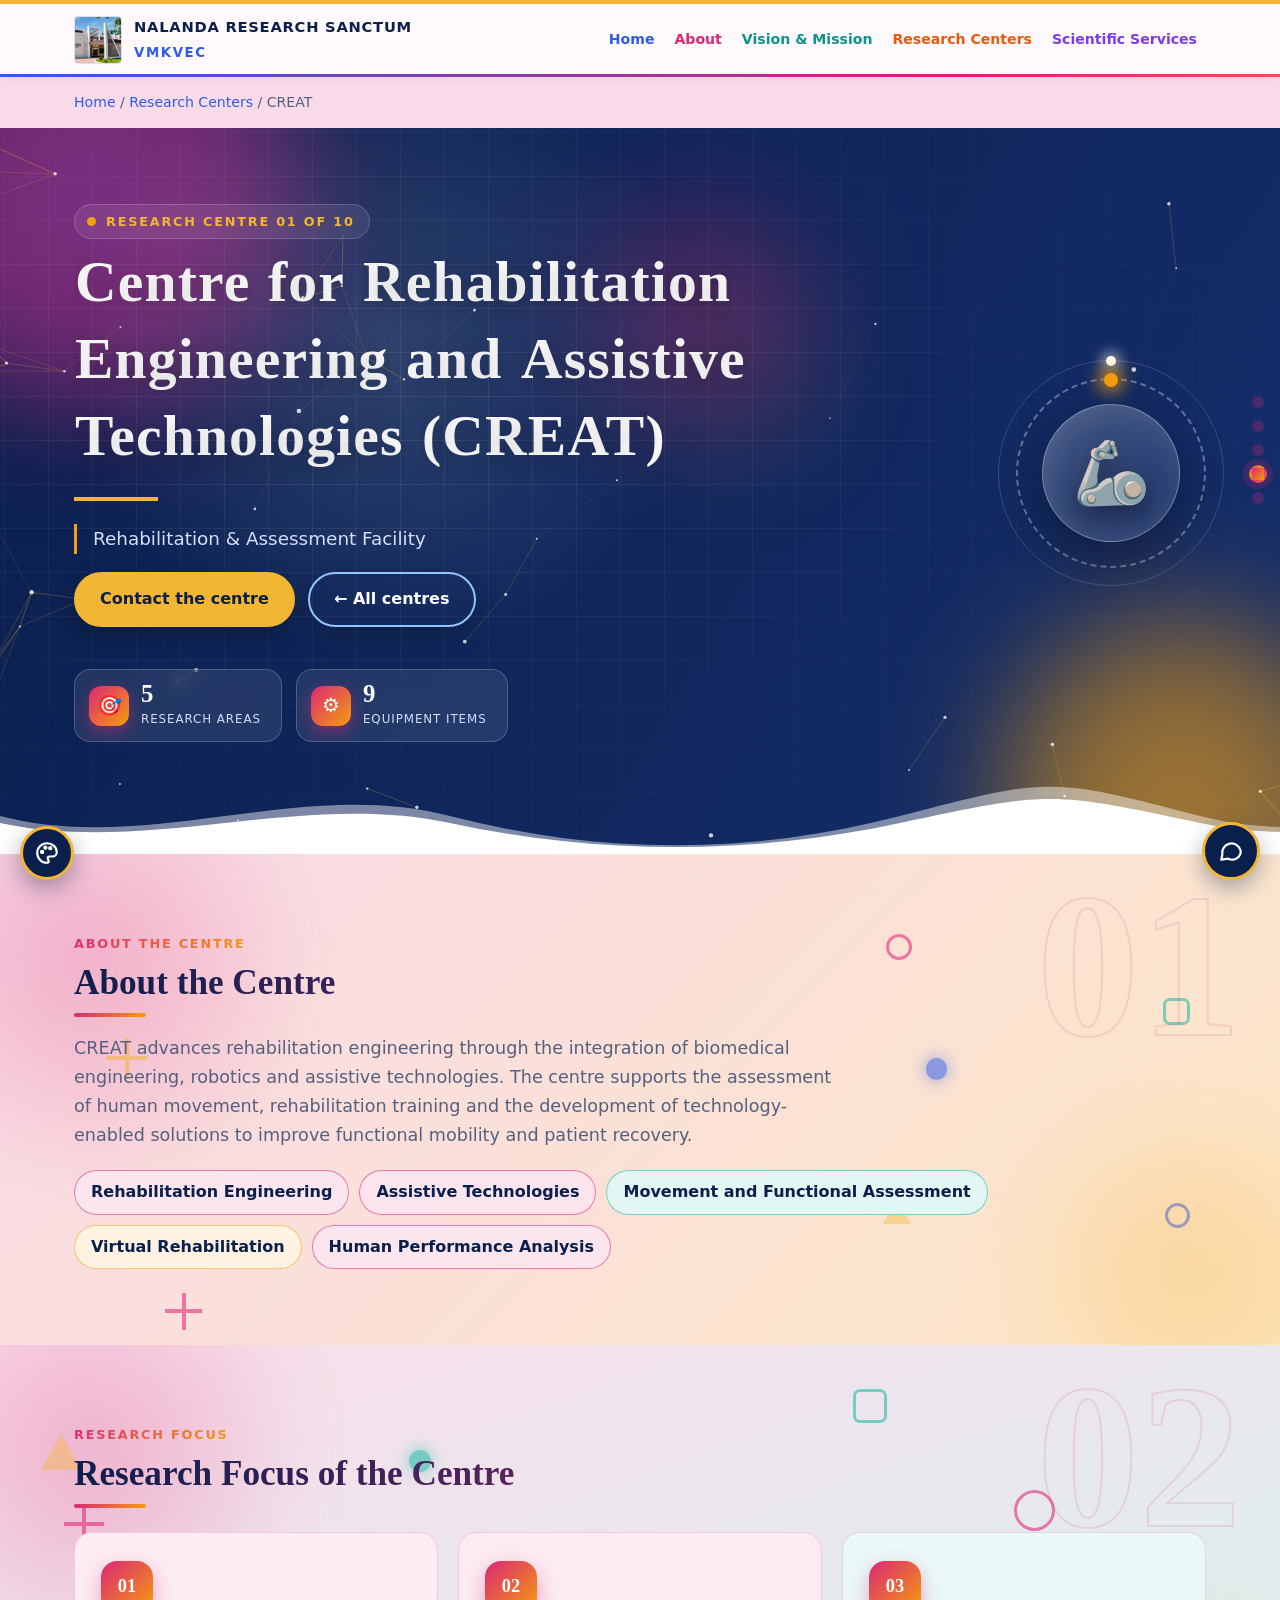
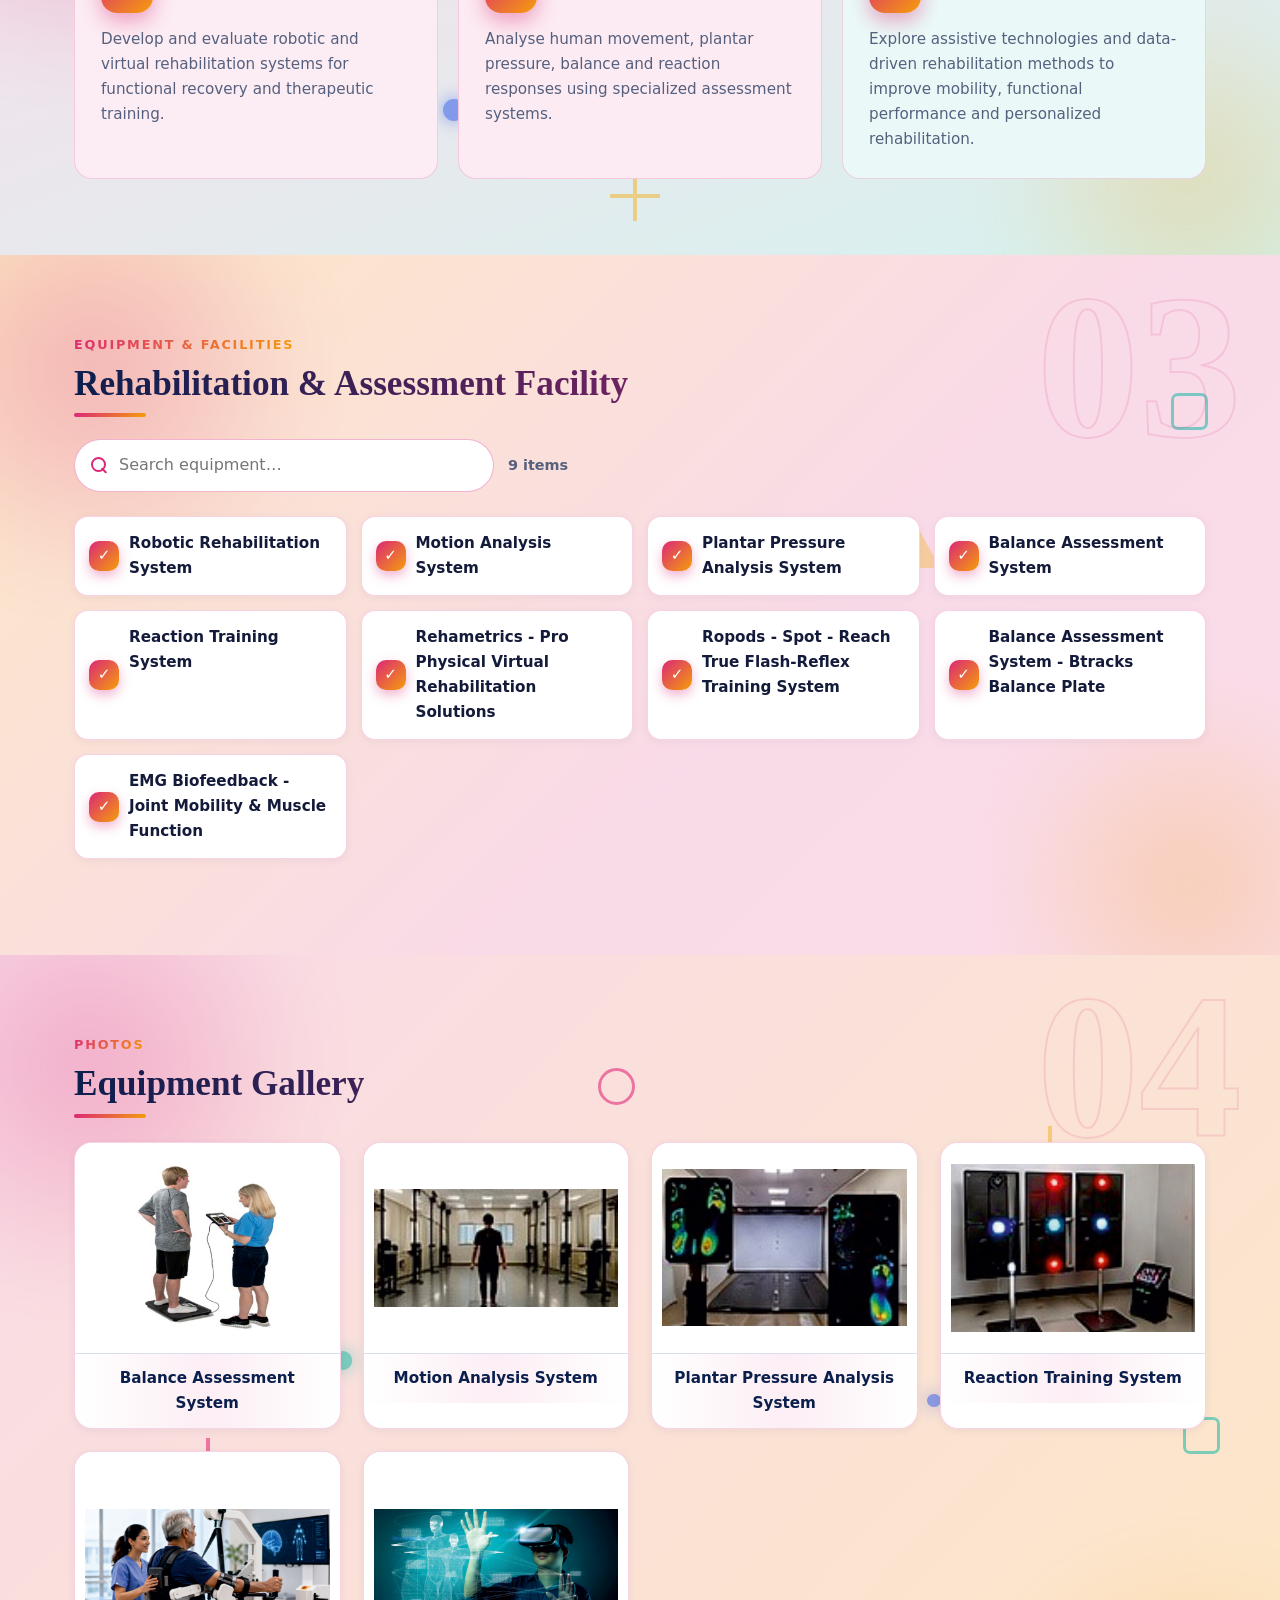
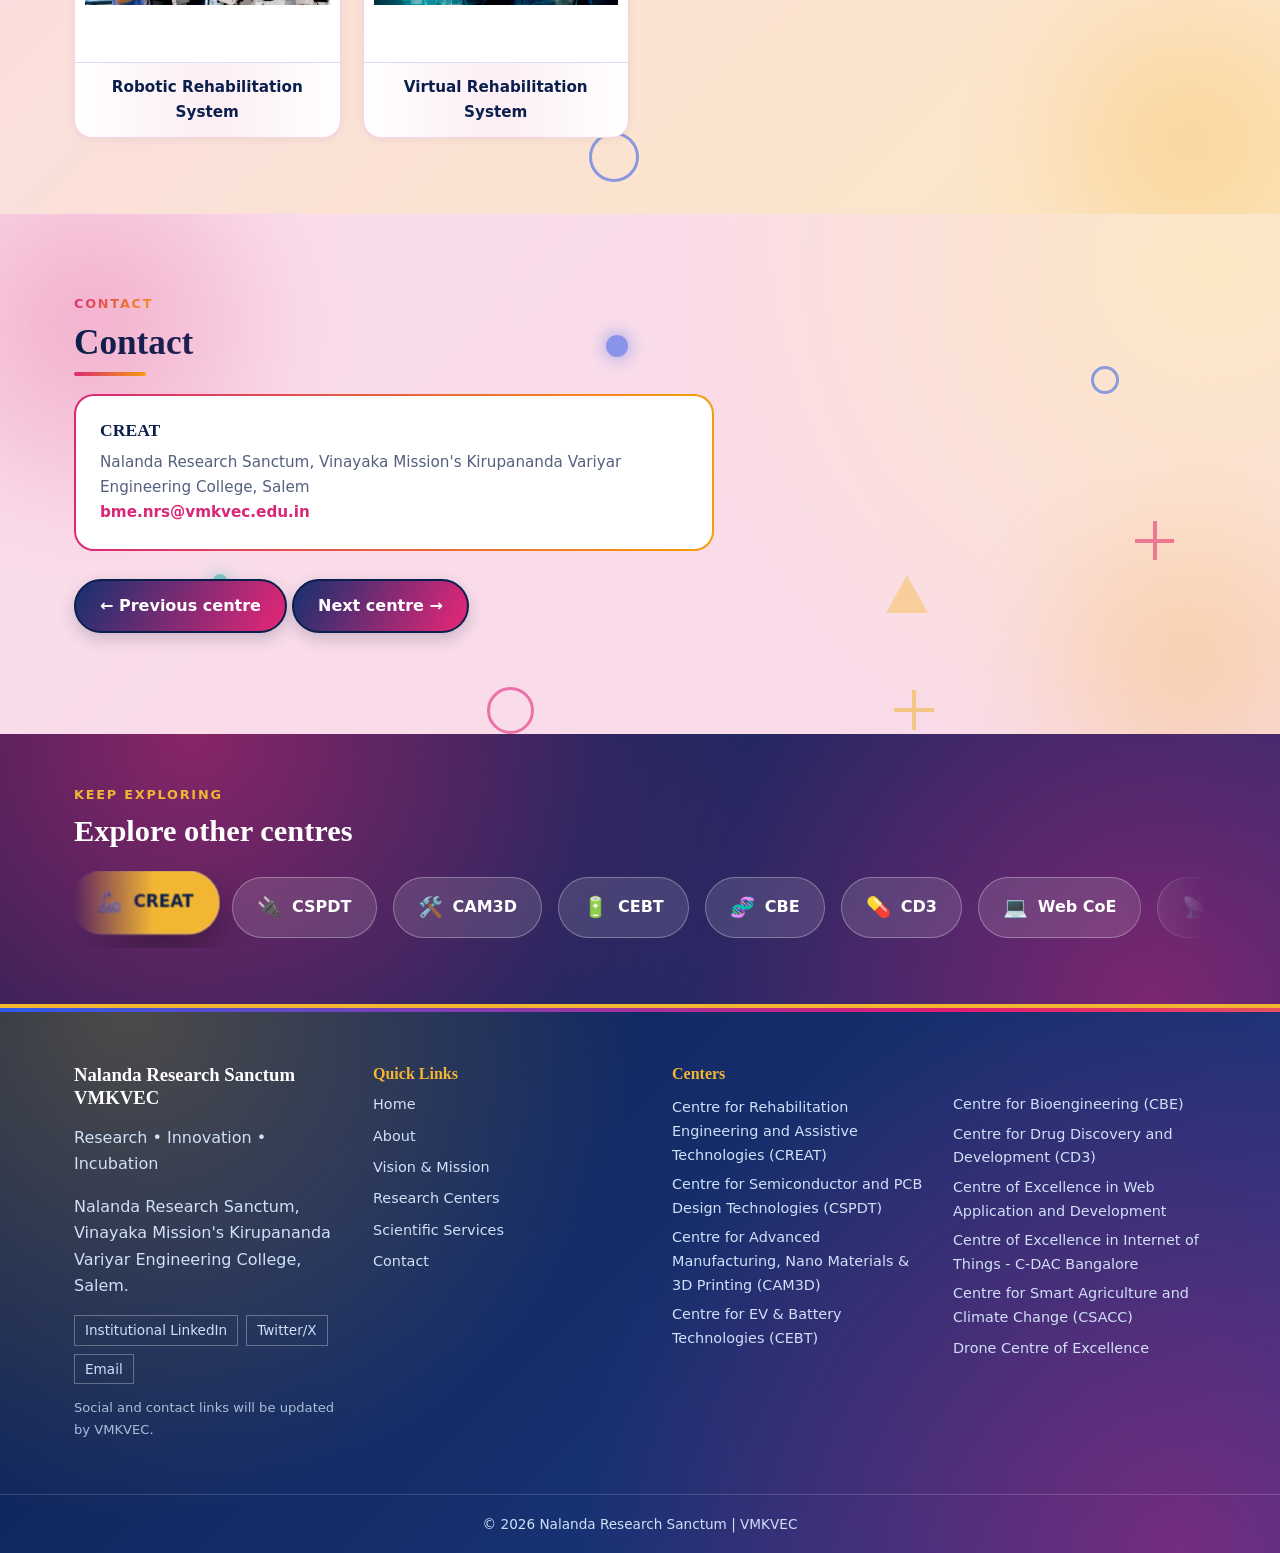
<file: labs/rehabilitation/rehabilitation.html>
<!DOCTYPE html>
<html lang="en"><head><meta charset="UTF-8"><meta name="viewport" content="width=device-width, initial-scale=1">
<title>Centre for Rehabilitation Engineering and Assistive Technologies (CREAT) | Nalanda Research Sanctum</title><meta name="description" content="Centre for Rehabilitation Engineering and Assistive Technologies (CREAT) - Nalanda Research Sanctum, VMKVEC.">
<link rel="icon" href="../../logo.png"><link rel="stylesheet" href="../../style.css"><link rel="stylesheet" href="../../fx.css"><style>.hero .btn.ghost{color:#fff;border-color:#93c5fd}.hero .btn.ghost:hover{background:rgba(255,255,255,.14);color:#fff}.hero .btn{margin:0 8px 8px 0}[hidden]{display:none!important}.gal{display:grid;grid-template-columns:repeat(auto-fill,minmax(250px,1fr));gap:16px;margin-top:24px}.gal figure{margin:0;background:#fff;border:1px solid #dfe5ef;border-radius:12px;overflow:hidden;box-shadow:0 2px 8px rgba(18,40,95,.06)}.gal figure a{display:block}.gal img{width:100%;height:210px;object-fit:contain;background:#fff;padding:10px;display:block;transition:transform .25s}.gal figure:hover img{transform:scale(1.04)}.gal figcaption{padding:12px 14px;border-top:1px solid #eef1f6;font-weight:600;font-size:.95rem;text-align:center;color:#12285f}</style><script src="../../script.js"></script><script src="../../fx.js"></script><script src="../../Chatbot.js" defer></script><script src="../lab-fx.js" defer></script></head>
<body><a class="skip" href="#main">Skip to content</a>
<header class="site-header"><div class="wrap bar">
<a class="brand" href="../../index.html"><img src="../../logo.png" alt="VMKVEC logo"><span><b>NALANDA RESEARCH SANCTUM</b><small>VMKVEC</small></span></a>
<input type="checkbox" id="nav-toggle" class="nav-toggle" aria-label="Open or close menu"><label for="nav-toggle" class="burger" aria-hidden="true"><i></i></label>
<nav class="nav" aria-label="Main"><a href="../../index.html">Home</a><a href="../../index.html#about">About</a><a href="../../index.html#vision">Vision &amp; Mission</a><a href="../../index.html#laboratories">Research Centers</a><a href="../../index.html#events">Scientific Services</a></nav></div></header><main id="main">
<nav class="wrap crumb" aria-label="Breadcrumb"><a href="../../index.html">Home</a> / <a href="../../index.html#laboratories">Research Centers</a> / CREAT</nav>
<section class="hero"><div class="wrap"><p class="eyebrow light">RESEARCH CENTRE 01 OF 10</p><h1>Centre for Rehabilitation Engineering and Assistive Technologies (CREAT)</h1><p class="lead">Rehabilitation &amp; Assessment Facility</p>
<p><a class="btn" href="#contact">Contact the centre</a> <a class="btn ghost" href="../../index.html#laboratories">&larr; All centres</a></p></div></section>
<section class="sec"><div class="wrap reveal"><p class="eyebrow">ABOUT THE CENTRE</p><h2>About the Centre</h2><p class="lead2">CREAT advances rehabilitation engineering through the integration of biomedical engineering, robotics and assistive technologies. The centre supports the assessment of human movement, rehabilitation training and the development of technology-enabled solutions to improve functional mobility and patient recovery.</p><ul class="tags"><li>Rehabilitation Engineering</li><li>Assistive Technologies</li><li>Movement and Functional Assessment</li><li>Virtual Rehabilitation</li><li>Human Performance Analysis</li></ul></div></section>
<section class="sec tint"><div class="wrap reveal"><p class="eyebrow">RESEARCH FOCUS</p><h2>Research Focus of the Centre</h2><div class="grid g3"><article class="card"><h3>01</h3><p>Develop and evaluate robotic and virtual rehabilitation systems for functional recovery and therapeutic training.</p></article><article class="card"><h3>02</h3><p>Analyse human movement, plantar pressure, balance and reaction responses using specialized assessment systems.</p></article><article class="card"><h3>03</h3><p>Explore assistive technologies and data-driven rehabilitation methods to improve mobility, functional performance and personalized rehabilitation.</p></article></div></div></section>
<section class="sec"><div class="wrap reveal"><p class="eyebrow">EQUIPMENT &amp; FACILITIES</p><h2>Rehabilitation &amp; Assessment Facility</h2><ul class="eqs" style="margin-top:24px"><li>Robotic Rehabilitation System</li><li>Motion Analysis System</li><li>Plantar Pressure Analysis System</li><li>Balance Assessment System</li><li>Reaction Training System</li><li>Rehametrics - Pro Physical Virtual Rehabilitation Solutions</li><li>Ropods - Spot - Reach True Flash-Reflex Training System</li><li>Balance Assessment System - Btracks Balance Plate</li><li>EMG Biofeedback - Joint Mobility &amp; Muscle Function</li></ul></div></section>
<section class="sec" id="gallery" hidden><div class="wrap reveal"><p class="eyebrow">PHOTOS</p><h2>Equipment Gallery</h2><div class="gal" id="gal"></div></div></section>
<script>
(function(){
var IMAGES=["images/Balance_Assessment_System.png", "images/Motion_Analysis_System.png", "images/Plantar_Pressure_Analysis_System.png", "images/Reaction_Training_System.png", "images/Robotic_Rehabilitation_System.png", "images/Virtual_Rehabilitation_System.png"]; /* optional: list files by path inside this lab folder, e.g. ["images/PCR.jpg"]. If empty, every picture found in the "images" folder is shown (Live Server). */
var DIRS=['images/','image/','Images/','Image/'];
var NICE={'dna rna sequencing machine':'DNA/RNA Sequencing Machine','sds page':'SDS-PAGE','milli q water purification system':'MILLI-Q Water Purification System','uv visible spectrometer':'UV-Visible Spectrometer'}; /* nicer captions; other captions come from the file name */
var sec=document.getElementById('gallery'),box=document.getElementById('gal');
function cap(p){var n=p.split('/').pop().replace(/\.[^.]+$/,'').replace(/[_-]+/g,' ').replace(/\s+/g,' ').trim();return NICE[n.toLowerCase()]||n;}
function show(list){
  if(!list.length){return;}
  list.sort(function(a,b){return a.split('/').pop().localeCompare(b.split('/').pop(),undefined,{numeric:true,sensitivity:'base'});});
  list.forEach(function(p){
    var f=document.createElement('figure'),a=document.createElement('a'),i=document.createElement('img'),c=document.createElement('figcaption');
    a.href=encodeURI(p);a.target='_blank';a.rel='noopener';i.src=a.href;i.loading='lazy';i.alt=cap(p);c.textContent=cap(p);
    a.appendChild(i);f.appendChild(a);f.appendChild(c);box.appendChild(f);
  });
  sec.hidden=false;
}
if(IMAGES.length){show(IMAGES.slice());return;}
if(!window.fetch||!window.DOMParser){return;}
Promise.all(DIRS.map(function(d){
  return fetch(d).then(function(r){return r.ok?r.text():'';}).then(function(t){
    var out=[];
    new DOMParser().parseFromString(t,'text/html').querySelectorAll('a').forEach(function(a){
      var n=(a.getAttribute('href')||'').split('/').pop();try{n=decodeURIComponent(n);}catch(e){}
      if(/\.(jpe?g|png|webp|gif|avif)$/i.test(n)){out.push(d+n);}
    });
    return out;
  }).catch(function(){return [];});
})).then(function(all){
  var seen={},list=[];
  all.forEach(function(l){l.forEach(function(p){var k=p.toLowerCase();if(!seen[k]){seen[k]=1;list.push(p);}});});
  show(list);
});
})();
</script>
<section class="sec tint" id="contact"><div class="wrap reveal"><p class="eyebrow">CONTACT</p><h2>Contact</h2><address class="card contact"><h3>CREAT</h3><p>Nalanda Research Sanctum, Vinayaka Mission's Kirupananda Variyar Engineering College, Salem</p><p><a href="mailto:bme.nrs@vmkvec.edu.in">bme.nrs@vmkvec.edu.in</a></p></address>
<p style="margin-top:28px"><a class="btn dark" href="../drone/drone.html">&larr; Previous centre</a> <a class="btn dark" href="../semiconductor/semiconductor.html">Next centre &rarr;</a></p></div></section>
</main><footer class="site-footer"><div class="wrap fgrid">
<div><h3>Nalanda Research Sanctum<br>VMKVEC</h3><p>Research &bull; Innovation &bull; Incubation</p>
<p>Nalanda Research Sanctum, Vinayaka Mission's Kirupananda Variyar Engineering College, Salem.</p>
<ul class="social"><li>Institutional LinkedIn</li><li>Twitter/X</li><li>Email</li></ul><p class="note2">Social and contact links will be updated by VMKVEC.</p></div>
<div><h4>Quick Links</h4><ul><li><a href="../../index.html">Home</a></li><li><a href="../../index.html#about">About</a></li><li><a href="../../index.html#vision">Vision &amp; Mission</a></li><li><a href="../../index.html#laboratories">Research Centers</a></li><li><a href="../../index.html#events">Scientific Services</a></li><li><a href="../../index.html#contact">Contact</a></li></ul></div>
<div class="fl"><h4>Centers</h4><ul><li><a href="../rehabilitation/rehabilitation.html">Centre for Rehabilitation Engineering and Assistive Technologies (CREAT)</a></li><li><a href="../semiconductor/semiconductor.html">Centre for Semiconductor and PCB Design Technologies (CSPDT)</a></li><li><a href="../manufacturing/manufacturing.html">Centre for Advanced Manufacturing, Nano Materials & 3D Printing (CAM3D)</a></li><li><a href="../ev-battery/ev-battery.html">Centre for EV & Battery Technologies (CEBT)</a></li><li><a href="../bioengineering/bioengineering.html">Centre for Bioengineering (CBE)</a></li><li><a href="../drug-discovery/drug-discovery.html">Centre for Drug Discovery and Development (CD3)</a></li><li><a href="../web-development/web-development.html">Centre of Excellence in Web Application and Development</a></li><li><a href="../iot/iot.html">Centre of Excellence in Internet of Things - C-DAC Bangalore</a></li><li><a href="../smart-agriculture/smart-agriculture.html">Centre for Smart Agriculture and Climate Change (CSACC)</a></li><li><a href="../drone/drone.html">Drone Centre of Excellence</a></li></ul></div></div>
<div class="copy">&copy; 2026 Nalanda Research Sanctum | VMKVEC</div></footer></body></html>
</file>
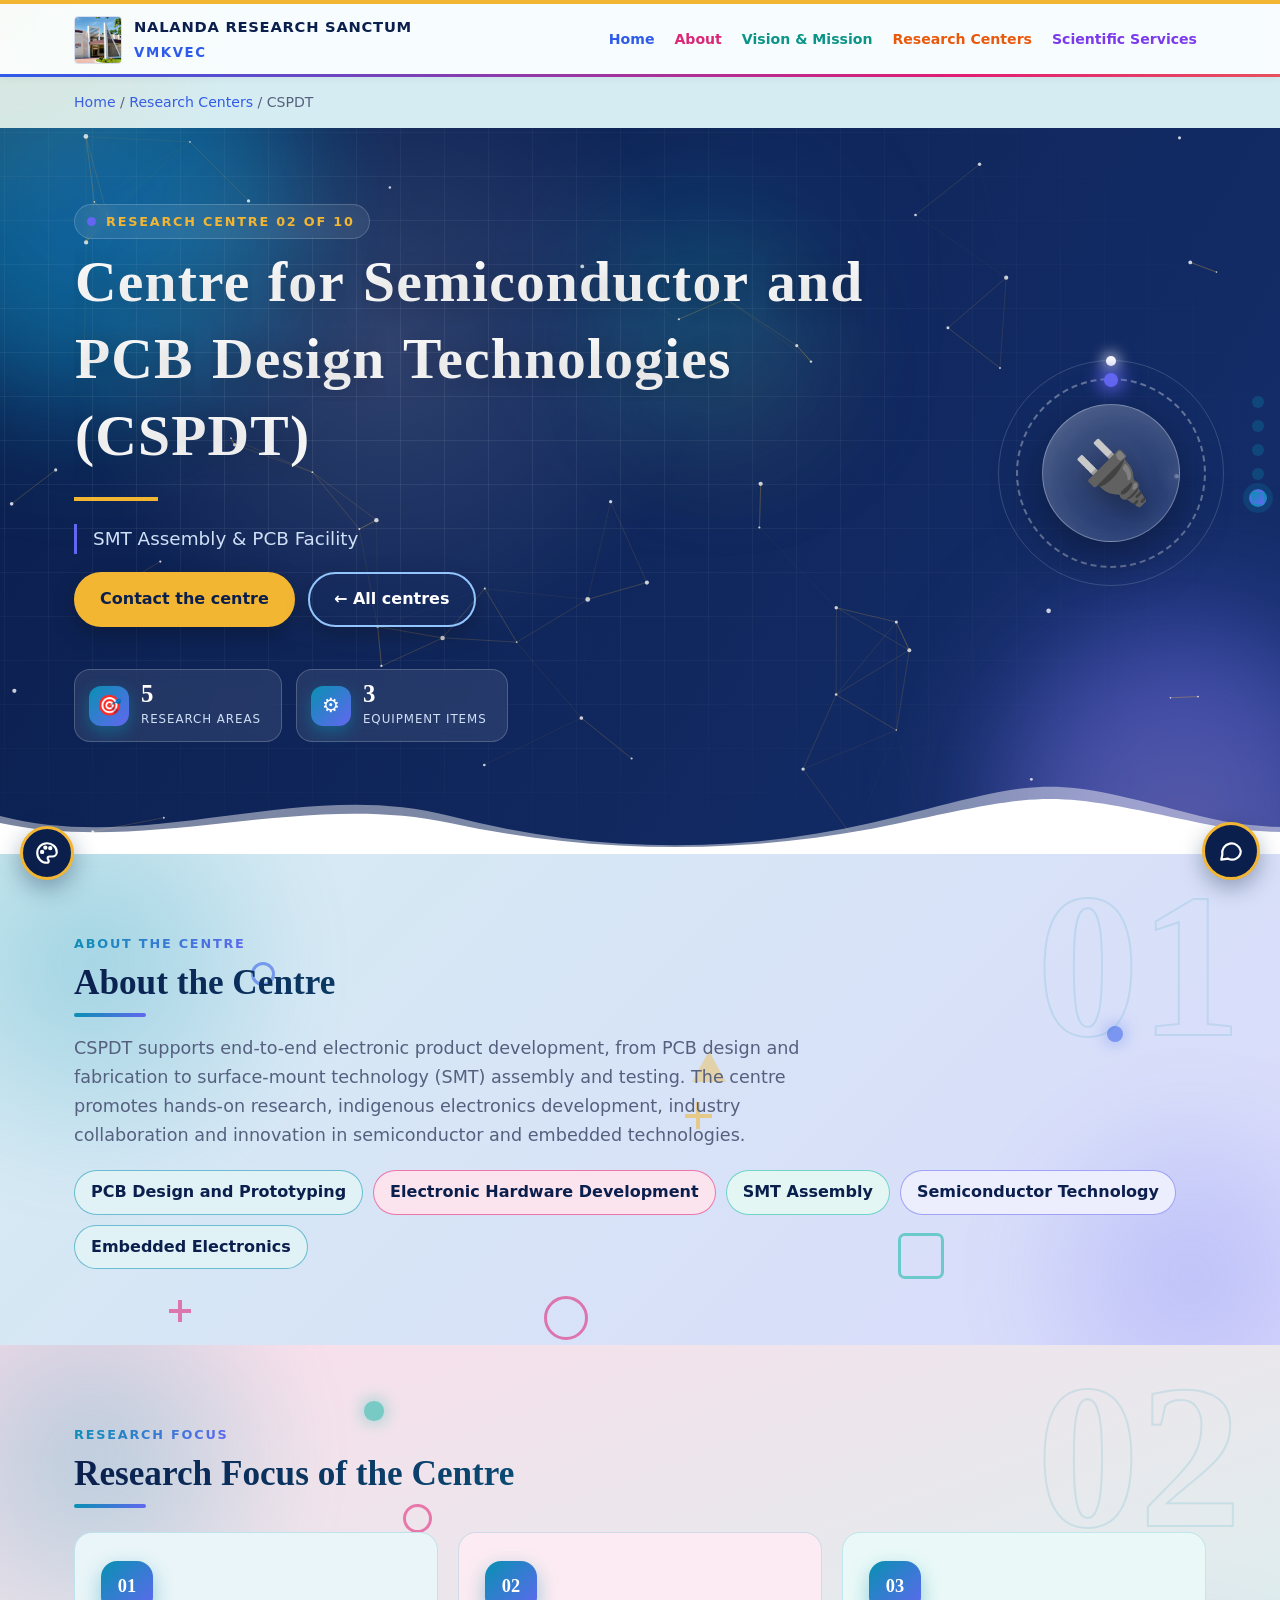
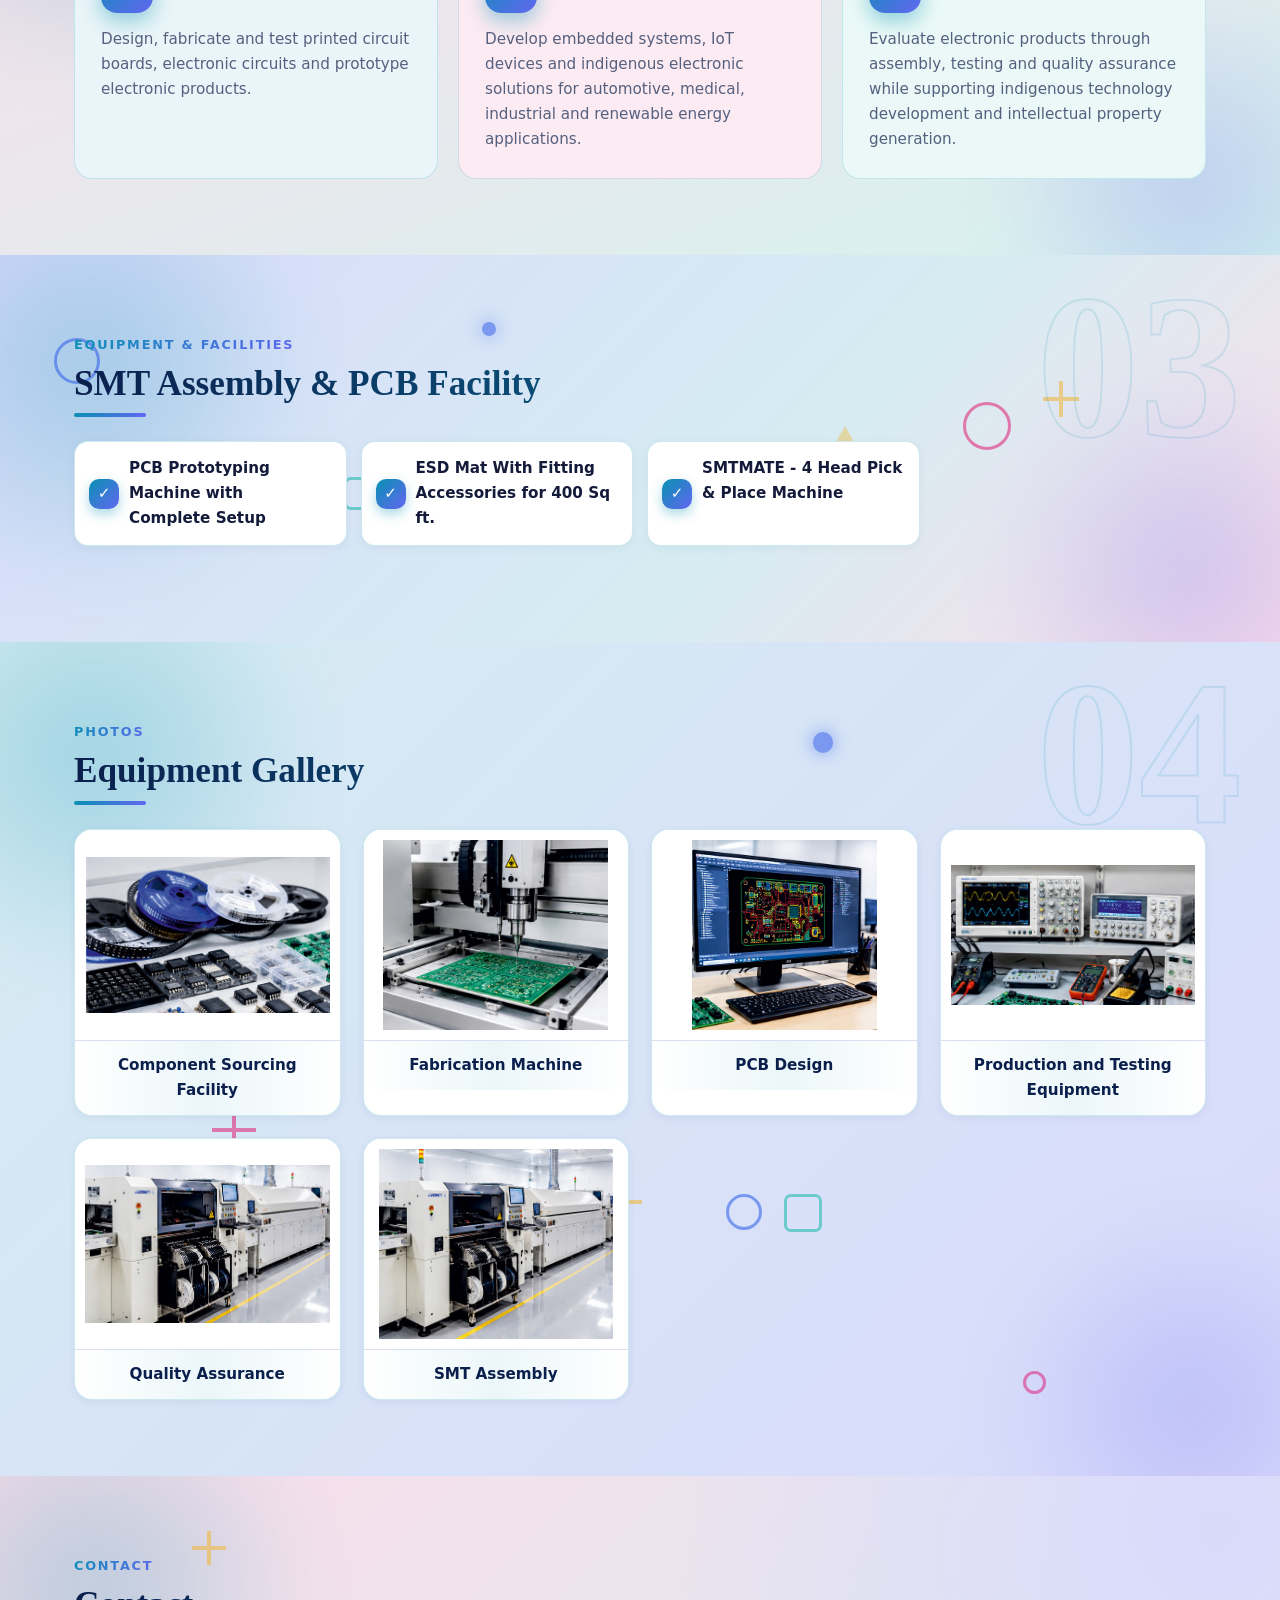
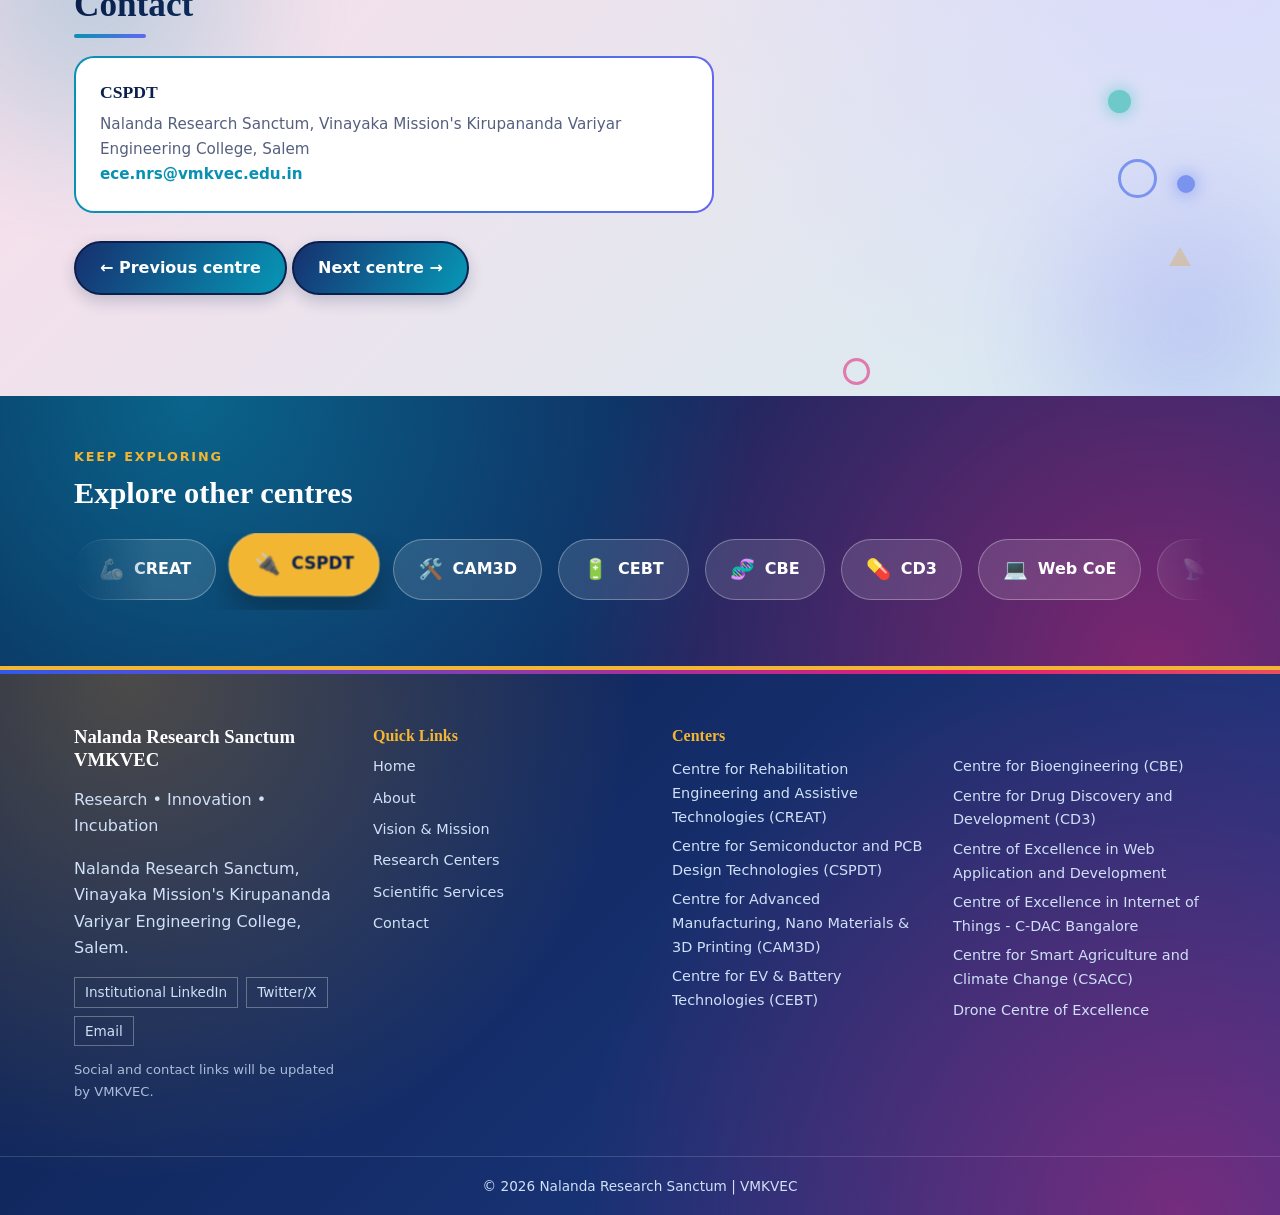
<file: labs/semiconductor/semiconductor.html>
<!DOCTYPE html>
<html lang="en"><head><meta charset="UTF-8"><meta name="viewport" content="width=device-width, initial-scale=1">
<title>Centre for Semiconductor and PCB Design Technologies (CSPDT) | Nalanda Research Sanctum</title><meta name="description" content="Centre for Semiconductor and PCB Design Technologies (CSPDT) - Nalanda Research Sanctum, VMKVEC.">
<link rel="icon" href="../../logo.png"><link rel="stylesheet" href="../../style.css"><link rel="stylesheet" href="../../fx.css"><style>.hero .btn.ghost{color:#fff;border-color:#93c5fd}.hero .btn.ghost:hover{background:rgba(255,255,255,.14);color:#fff}.hero .btn{margin:0 8px 8px 0}[hidden]{display:none!important}.gal{display:grid;grid-template-columns:repeat(auto-fill,minmax(250px,1fr));gap:16px;margin-top:24px}.gal figure{margin:0;background:#fff;border:1px solid #dfe5ef;border-radius:12px;overflow:hidden;box-shadow:0 2px 8px rgba(18,40,95,.06)}.gal figure a{display:block}.gal img{width:100%;height:210px;object-fit:contain;background:#fff;padding:10px;display:block;transition:transform .25s}.gal figure:hover img{transform:scale(1.04)}.gal figcaption{padding:12px 14px;border-top:1px solid #eef1f6;font-weight:600;font-size:.95rem;text-align:center;color:#12285f}</style><script src="../../script.js"></script><script src="../../fx.js"></script><script src="../../Chatbot.js" defer></script><script src="../lab-fx.js" defer></script></head>
<body><a class="skip" href="#main">Skip to content</a>
<header class="site-header"><div class="wrap bar">
<a class="brand" href="../../index.html"><img src="../../logo.png" alt="VMKVEC logo"><span><b>NALANDA RESEARCH SANCTUM</b><small>VMKVEC</small></span></a>
<input type="checkbox" id="nav-toggle" class="nav-toggle" aria-label="Open or close menu"><label for="nav-toggle" class="burger" aria-hidden="true"><i></i></label>
<nav class="nav" aria-label="Main"><a href="../../index.html">Home</a><a href="../../index.html#about">About</a><a href="../../index.html#vision">Vision &amp; Mission</a><a href="../../index.html#laboratories">Research Centers</a><a href="../../index.html#events">Scientific Services</a></nav></div></header><main id="main">
<nav class="wrap crumb" aria-label="Breadcrumb"><a href="../../index.html">Home</a> / <a href="../../index.html#laboratories">Research Centers</a> / CSPDT</nav>
<section class="hero"><div class="wrap"><p class="eyebrow light">RESEARCH CENTRE 02 OF 10</p><h1>Centre for Semiconductor and PCB Design Technologies (CSPDT)</h1><p class="lead">SMT Assembly &amp; PCB Facility</p>
<p><a class="btn" href="#contact">Contact the centre</a> <a class="btn ghost" href="../../index.html#laboratories">&larr; All centres</a></p></div></section>
<section class="sec"><div class="wrap reveal"><p class="eyebrow">ABOUT THE CENTRE</p><h2>About the Centre</h2><p class="lead2">CSPDT supports end-to-end electronic product development, from PCB design and fabrication to surface-mount technology (SMT) assembly and testing. The centre promotes hands-on research, indigenous electronics development, industry collaboration and innovation in semiconductor and embedded technologies.</p><ul class="tags"><li>PCB Design and Prototyping</li><li>Electronic Hardware Development</li><li>SMT Assembly</li><li>Semiconductor Technology</li><li>Embedded Electronics</li></ul></div></section>
<section class="sec tint"><div class="wrap reveal"><p class="eyebrow">RESEARCH FOCUS</p><h2>Research Focus of the Centre</h2><div class="grid g3"><article class="card"><h3>01</h3><p>Design, fabricate and test printed circuit boards, electronic circuits and prototype electronic products.</p></article><article class="card"><h3>02</h3><p>Develop embedded systems, IoT devices and indigenous electronic solutions for automotive, medical, industrial and renewable energy applications.</p></article><article class="card"><h3>03</h3><p>Evaluate electronic products through assembly, testing and quality assurance while supporting indigenous technology development and intellectual property generation.</p></article></div></div></section>
<section class="sec"><div class="wrap reveal"><p class="eyebrow">EQUIPMENT &amp; FACILITIES</p><h2>SMT Assembly &amp; PCB Facility</h2><ul class="eqs" style="margin-top:24px"><li>PCB Prototyping Machine with Complete Setup</li><li>ESD Mat With Fitting Accessories for 400 Sq ft.</li><li>SMTMATE - 4 Head Pick &amp; Place Machine</li></ul></div></section>
<section class="sec" id="gallery" hidden><div class="wrap reveal"><p class="eyebrow">PHOTOS</p><h2>Equipment Gallery</h2><div class="gal" id="gal"></div></div></section>
<script>
(function(){
var IMAGES=["images/Component_Sourcing_Facility.png", "images/Fabrication_Machine.png", "images/PCB_Design.png", "images/Production_and_Testing_Equipment.png", "images/Quality_Assurance.png", "images/SMT_Assembly.png"]; /* optional: list files by path inside this lab folder, e.g. ["images/PCR.jpg"]. If empty, every picture found in the "images" folder is shown (Live Server). */
var DIRS=['images/','image/','Images/','Image/'];
var NICE={'dna rna sequencing machine':'DNA/RNA Sequencing Machine','sds page':'SDS-PAGE','milli q water purification system':'MILLI-Q Water Purification System','uv visible spectrometer':'UV-Visible Spectrometer'}; /* nicer captions; other captions come from the file name */
var sec=document.getElementById('gallery'),box=document.getElementById('gal');
function cap(p){var n=p.split('/').pop().replace(/\.[^.]+$/,'').replace(/[_-]+/g,' ').replace(/\s+/g,' ').trim();return NICE[n.toLowerCase()]||n;}
function show(list){
  if(!list.length){return;}
  list.sort(function(a,b){return a.split('/').pop().localeCompare(b.split('/').pop(),undefined,{numeric:true,sensitivity:'base'});});
  list.forEach(function(p){
    var f=document.createElement('figure'),a=document.createElement('a'),i=document.createElement('img'),c=document.createElement('figcaption');
    a.href=encodeURI(p);a.target='_blank';a.rel='noopener';i.src=a.href;i.loading='lazy';i.alt=cap(p);c.textContent=cap(p);
    a.appendChild(i);f.appendChild(a);f.appendChild(c);box.appendChild(f);
  });
  sec.hidden=false;
}
if(IMAGES.length){show(IMAGES.slice());return;}
if(!window.fetch||!window.DOMParser){return;}
Promise.all(DIRS.map(function(d){
  return fetch(d).then(function(r){return r.ok?r.text():'';}).then(function(t){
    var out=[];
    new DOMParser().parseFromString(t,'text/html').querySelectorAll('a').forEach(function(a){
      var n=(a.getAttribute('href')||'').split('/').pop();try{n=decodeURIComponent(n);}catch(e){}
      if(/\.(jpe?g|png|webp|gif|avif)$/i.test(n)){out.push(d+n);}
    });
    return out;
  }).catch(function(){return [];});
})).then(function(all){
  var seen={},list=[];
  all.forEach(function(l){l.forEach(function(p){var k=p.toLowerCase();if(!seen[k]){seen[k]=1;list.push(p);}});});
  show(list);
});
})();
</script>
<section class="sec tint" id="contact"><div class="wrap reveal"><p class="eyebrow">CONTACT</p><h2>Contact</h2><address class="card contact"><h3>CSPDT</h3><p>Nalanda Research Sanctum, Vinayaka Mission's Kirupananda Variyar Engineering College, Salem</p><p><a href="mailto:ece.nrs@vmkvec.edu.in">ece.nrs@vmkvec.edu.in</a></p></address>
<p style="margin-top:28px"><a class="btn dark" href="../rehabilitation/rehabilitation.html">&larr; Previous centre</a> <a class="btn dark" href="../manufacturing/manufacturing.html">Next centre &rarr;</a></p></div></section>
</main><footer class="site-footer"><div class="wrap fgrid">
<div><h3>Nalanda Research Sanctum<br>VMKVEC</h3><p>Research &bull; Innovation &bull; Incubation</p>
<p>Nalanda Research Sanctum, Vinayaka Mission's Kirupananda Variyar Engineering College, Salem.</p>
<ul class="social"><li>Institutional LinkedIn</li><li>Twitter/X</li><li>Email</li></ul><p class="note2">Social and contact links will be updated by VMKVEC.</p></div>
<div><h4>Quick Links</h4><ul><li><a href="../../index.html">Home</a></li><li><a href="../../index.html#about">About</a></li><li><a href="../../index.html#vision">Vision &amp; Mission</a></li><li><a href="../../index.html#laboratories">Research Centers</a></li><li><a href="../../index.html#events">Scientific Services</a></li><li><a href="../../index.html#contact">Contact</a></li></ul></div>
<div class="fl"><h4>Centers</h4><ul><li><a href="../rehabilitation/rehabilitation.html">Centre for Rehabilitation Engineering and Assistive Technologies (CREAT)</a></li><li><a href="../semiconductor/semiconductor.html">Centre for Semiconductor and PCB Design Technologies (CSPDT)</a></li><li><a href="../manufacturing/manufacturing.html">Centre for Advanced Manufacturing, Nano Materials & 3D Printing (CAM3D)</a></li><li><a href="../ev-battery/ev-battery.html">Centre for EV & Battery Technologies (CEBT)</a></li><li><a href="../bioengineering/bioengineering.html">Centre for Bioengineering (CBE)</a></li><li><a href="../drug-discovery/drug-discovery.html">Centre for Drug Discovery and Development (CD3)</a></li><li><a href="../web-development/web-development.html">Centre of Excellence in Web Application and Development</a></li><li><a href="../iot/iot.html">Centre of Excellence in Internet of Things - C-DAC Bangalore</a></li><li><a href="../smart-agriculture/smart-agriculture.html">Centre for Smart Agriculture and Climate Change (CSACC)</a></li><li><a href="../drone/drone.html">Drone Centre of Excellence</a></li></ul></div></div>
<div class="copy">&copy; 2026 Nalanda Research Sanctum | VMKVEC</div></footer></body></html>
</file>
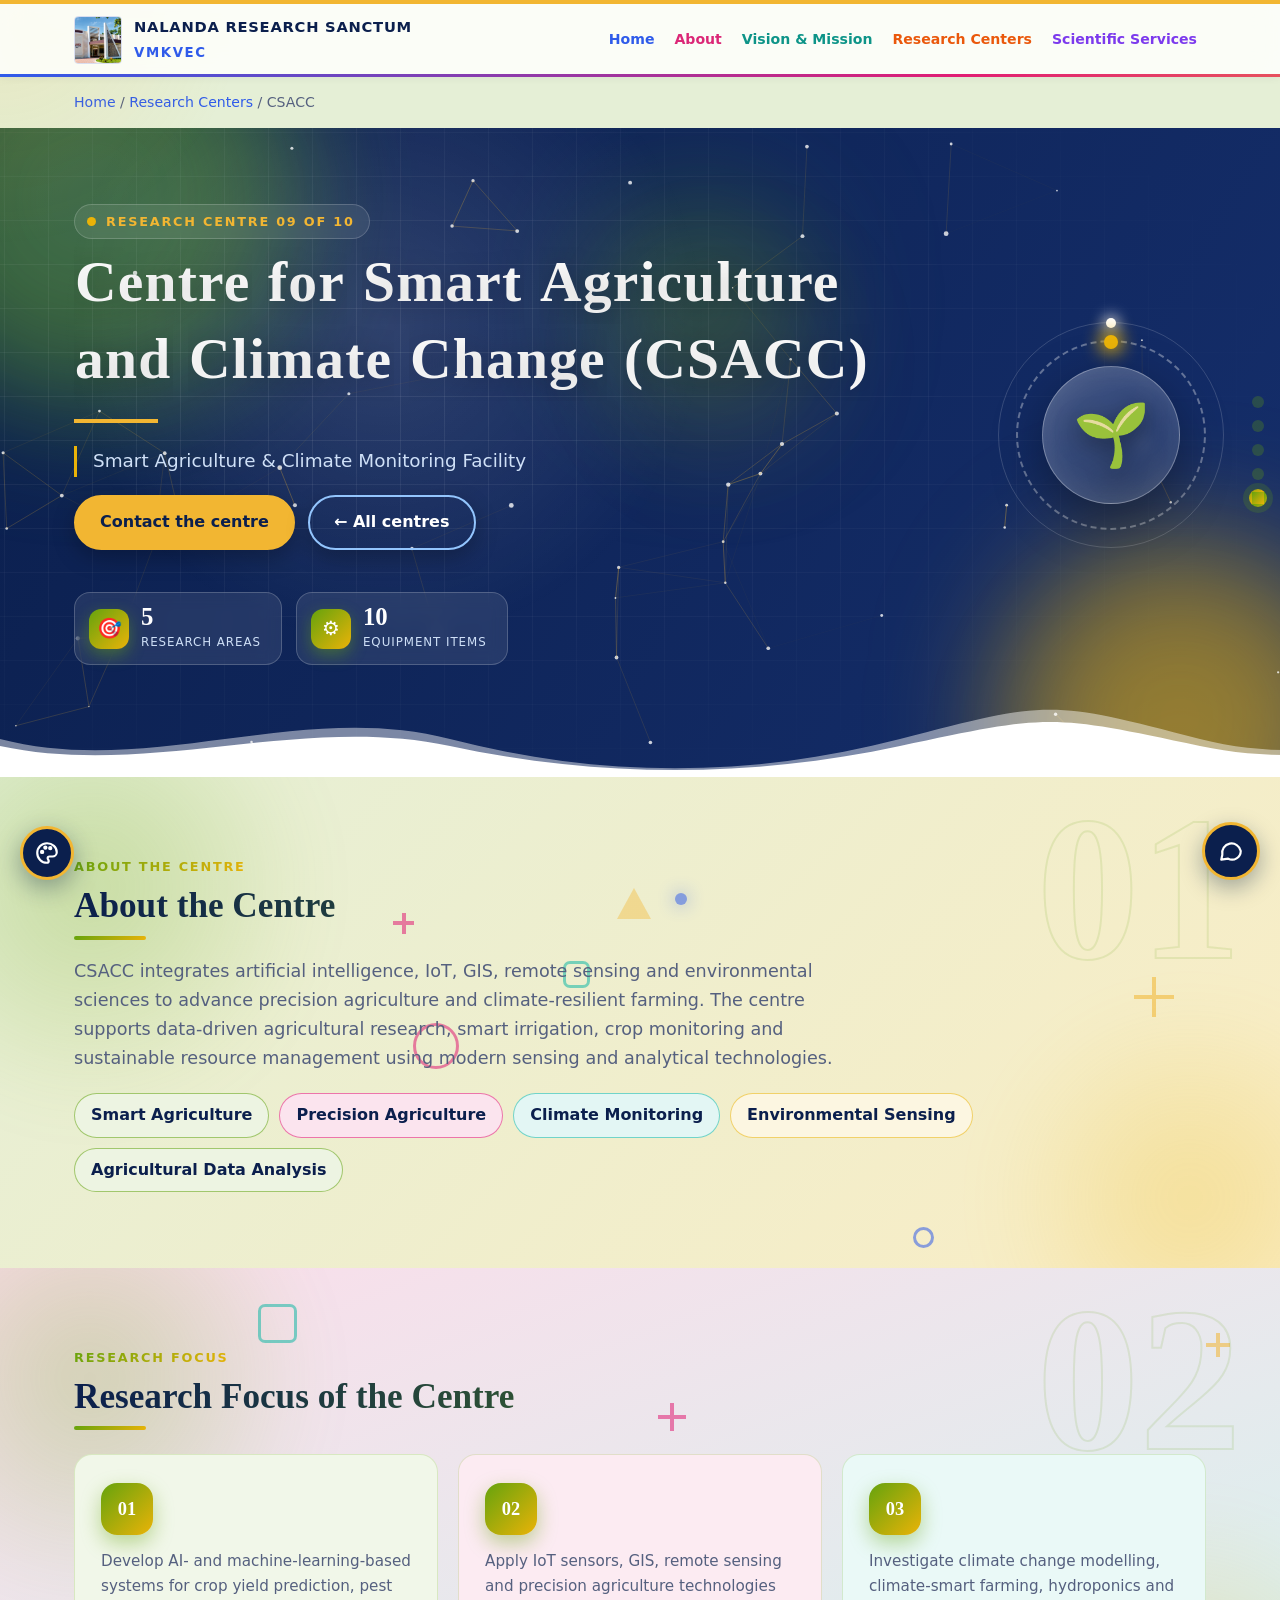
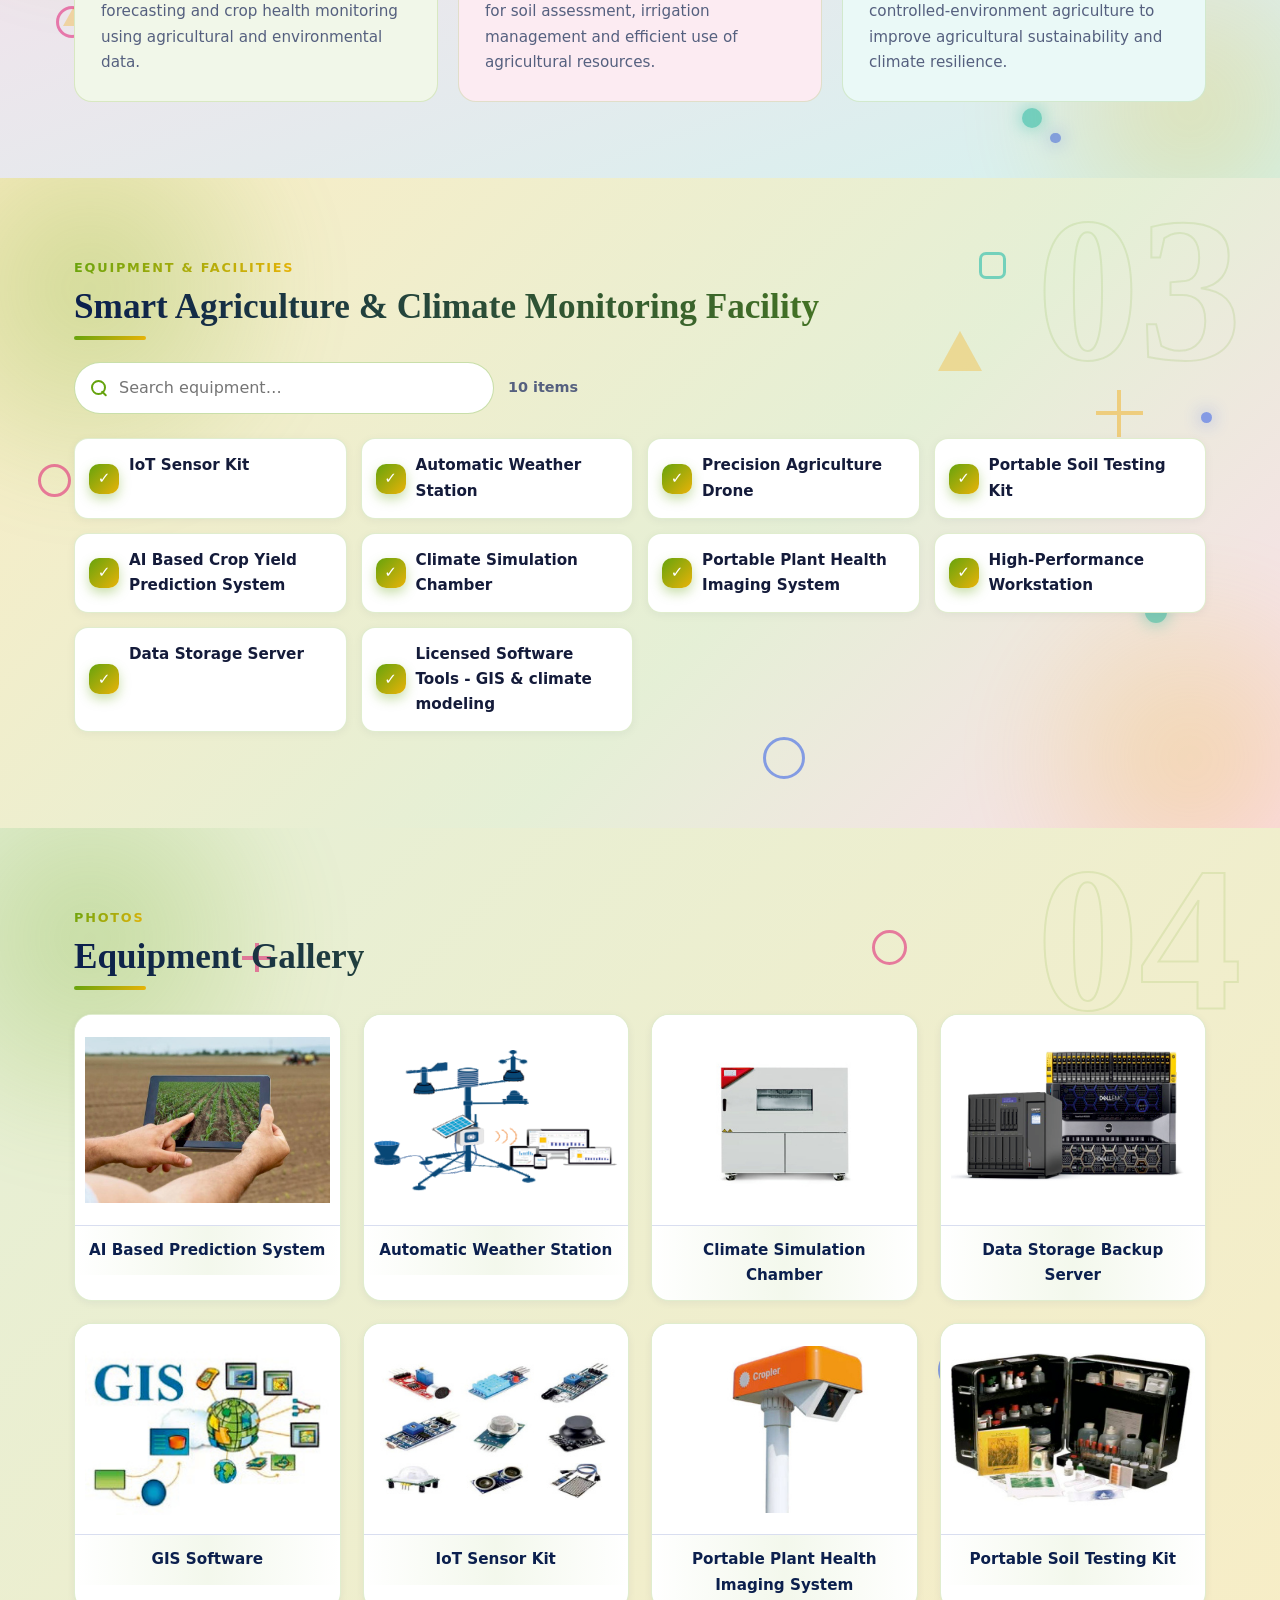
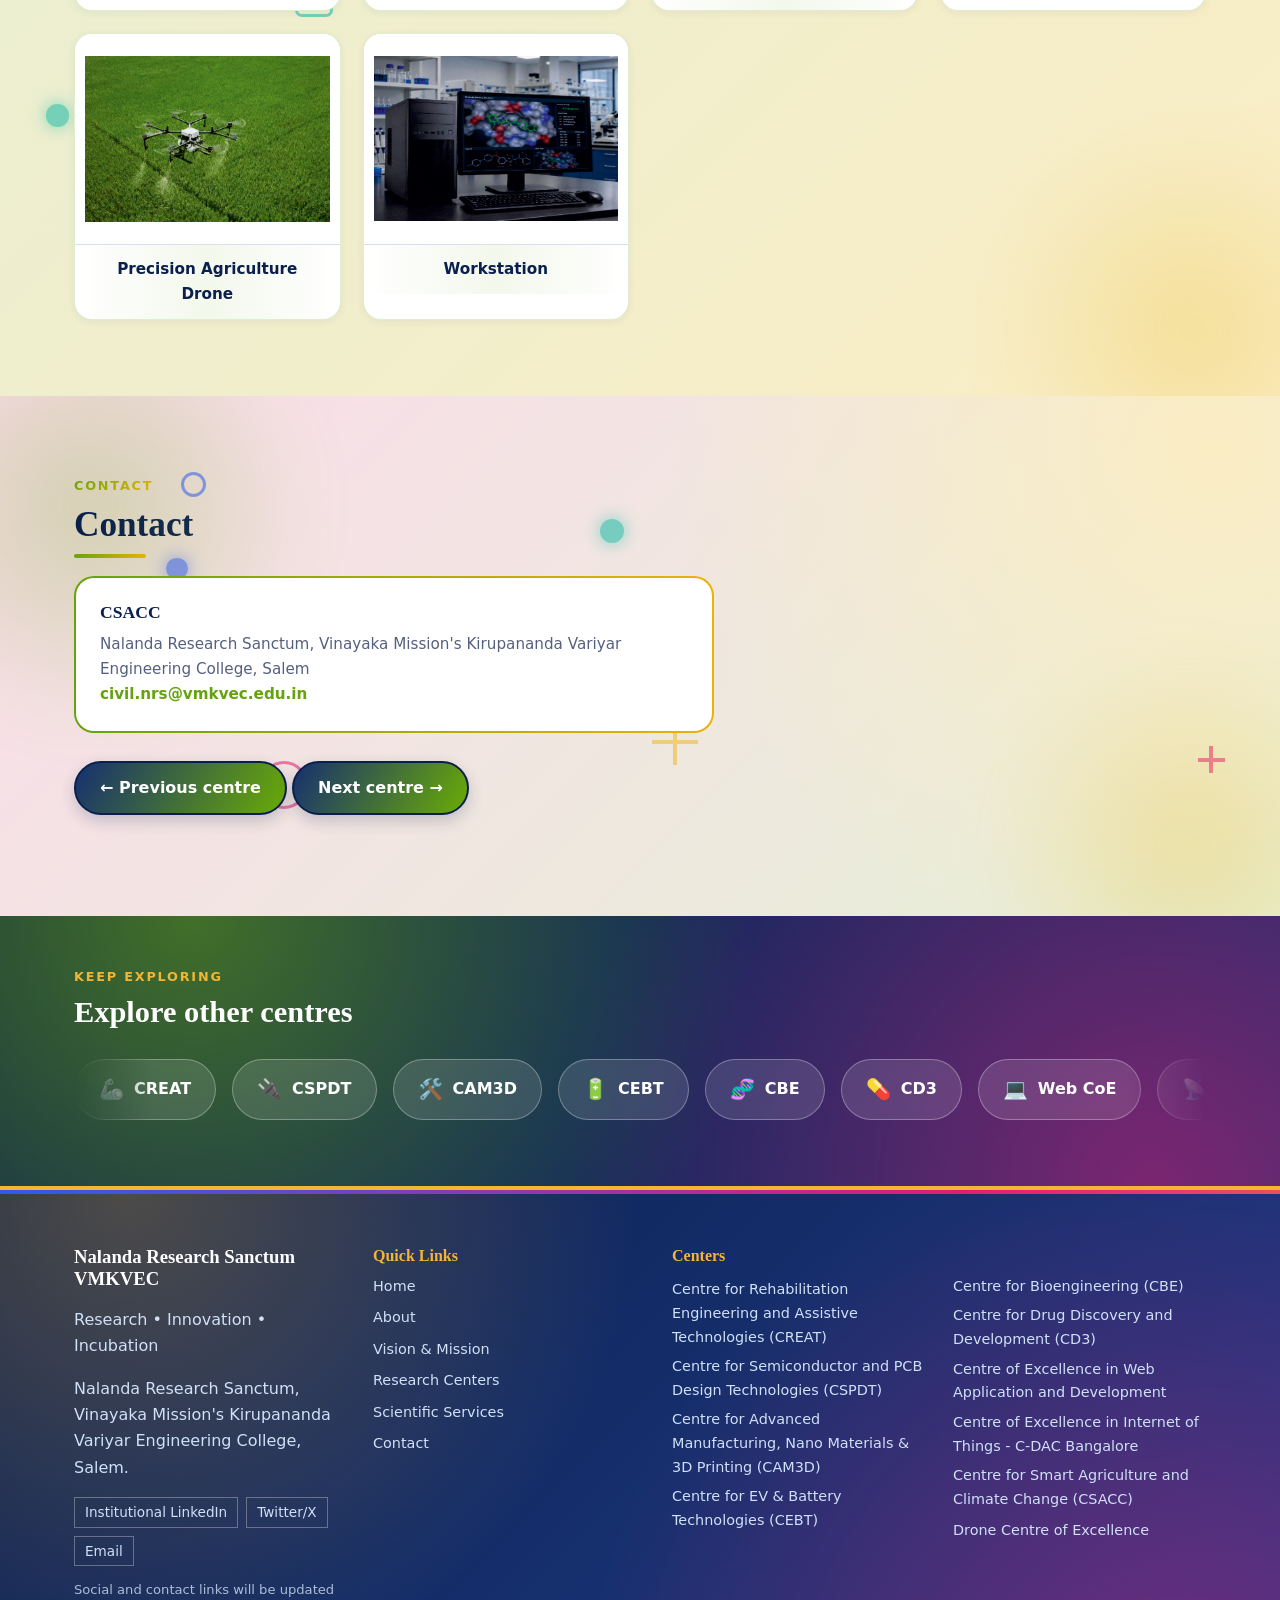
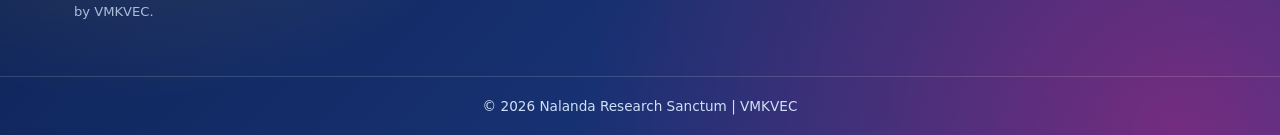
<file: labs/smart-agriculture/smart-agriculture.html>
<!DOCTYPE html>
<html lang="en"><head><meta charset="UTF-8"><meta name="viewport" content="width=device-width, initial-scale=1">
<title>Centre for Smart Agriculture and Climate Change (CSACC) | Nalanda Research Sanctum</title><meta name="description" content="Centre for Smart Agriculture and Climate Change (CSACC) - Nalanda Research Sanctum, VMKVEC.">
<link rel="icon" href="../../logo.png"><link rel="stylesheet" href="../../style.css"><link rel="stylesheet" href="../../fx.css"><style>.hero .btn.ghost{color:#fff;border-color:#93c5fd}.hero .btn.ghost:hover{background:rgba(255,255,255,.14);color:#fff}.hero .btn{margin:0 8px 8px 0}[hidden]{display:none!important}.gal{display:grid;grid-template-columns:repeat(auto-fill,minmax(250px,1fr));gap:16px;margin-top:24px}.gal figure{margin:0;background:#fff;border:1px solid #dfe5ef;border-radius:12px;overflow:hidden;box-shadow:0 2px 8px rgba(18,40,95,.06)}.gal figure a{display:block}.gal img{width:100%;height:210px;object-fit:contain;background:#fff;padding:10px;display:block;transition:transform .25s}.gal figure:hover img{transform:scale(1.04)}.gal figcaption{padding:12px 14px;border-top:1px solid #eef1f6;font-weight:600;font-size:.95rem;text-align:center;color:#12285f}</style><script src="../../script.js"></script><script src="../../fx.js"></script><script src="../../Chatbot.js" defer></script><script src="../lab-fx.js" defer></script></head>
<body><a class="skip" href="#main">Skip to content</a>
<header class="site-header"><div class="wrap bar">
<a class="brand" href="../../index.html"><img src="../../logo.png" alt="VMKVEC logo"><span><b>NALANDA RESEARCH SANCTUM</b><small>VMKVEC</small></span></a>
<input type="checkbox" id="nav-toggle" class="nav-toggle" aria-label="Open or close menu"><label for="nav-toggle" class="burger" aria-hidden="true"><i></i></label>
<nav class="nav" aria-label="Main"><a href="../../index.html">Home</a><a href="../../index.html#about">About</a><a href="../../index.html#vision">Vision &amp; Mission</a><a href="../../index.html#laboratories">Research Centers</a><a href="../../index.html#events">Scientific Services</a></nav></div></header><main id="main">
<nav class="wrap crumb" aria-label="Breadcrumb"><a href="../../index.html">Home</a> / <a href="../../index.html#laboratories">Research Centers</a> / CSACC</nav>
<section class="hero"><div class="wrap"><p class="eyebrow light">RESEARCH CENTRE 09 OF 10</p><h1>Centre for Smart Agriculture and Climate Change (CSACC)</h1><p class="lead">Smart Agriculture &amp; Climate Monitoring Facility</p>
<p><a class="btn" href="#contact">Contact the centre</a> <a class="btn ghost" href="../../index.html#laboratories">&larr; All centres</a></p></div></section>
<section class="sec"><div class="wrap reveal"><p class="eyebrow">ABOUT THE CENTRE</p><h2>About the Centre</h2><p class="lead2">CSACC integrates artificial intelligence, IoT, GIS, remote sensing and environmental sciences to advance precision agriculture and climate-resilient farming. The centre supports data-driven agricultural research, smart irrigation, crop monitoring and sustainable resource management using modern sensing and analytical technologies.</p><ul class="tags"><li>Smart Agriculture</li><li>Precision Agriculture</li><li>Climate Monitoring</li><li>Environmental Sensing</li><li>Agricultural Data Analysis</li></ul></div></section>
<section class="sec tint"><div class="wrap reveal"><p class="eyebrow">RESEARCH FOCUS</p><h2>Research Focus of the Centre</h2><div class="grid g3"><article class="card"><h3>01</h3><p>Develop AI- and machine-learning-based systems for crop yield prediction, pest forecasting and crop health monitoring using agricultural and environmental data.</p></article><article class="card"><h3>02</h3><p>Apply IoT sensors, GIS, remote sensing and precision agriculture technologies for soil assessment, irrigation management and efficient use of agricultural resources.</p></article><article class="card"><h3>03</h3><p>Investigate climate change modelling, climate-smart farming, hydroponics and controlled-environment agriculture to improve agricultural sustainability and climate resilience.</p></article></div></div></section>
<section class="sec"><div class="wrap reveal"><p class="eyebrow">EQUIPMENT &amp; FACILITIES</p><h2>Smart Agriculture &amp; Climate Monitoring Facility</h2><ul class="eqs" style="margin-top:24px"><li>IoT Sensor Kit</li><li>Automatic Weather Station</li><li>Precision Agriculture Drone</li><li>Portable Soil Testing Kit</li><li>AI Based Crop Yield Prediction System</li><li>Climate Simulation Chamber</li><li>Portable Plant Health Imaging System</li><li>High-Performance Workstation</li><li>Data Storage Server</li><li>Licensed Software Tools - GIS &amp; climate modeling</li></ul></div></section>
<section class="sec" id="gallery" hidden><div class="wrap reveal"><p class="eyebrow">PHOTOS</p><h2>Equipment Gallery</h2><div class="gal" id="gal"></div></div></section>
<script>
(function(){
var IMAGES=["images/AI_Based_Prediction_System.png", "images/Automatic_Weather_Station.png", "images/Climate_Simulation_Chamber.png", "images/Data_Storage_Backup_Server.png", "images/GIS_Software.png", "images/IoT_Sensor_Kit.png", "images/Portable_Plant_Health_Imaging_System.png", "images/Portable_Soil_Testing_Kit.png", "images/Precision_Agriculture_Drone.png", "images/Workstation.png"]; /* optional: list files by path inside this lab folder, e.g. ["images/PCR.jpg"]. If empty, every picture found in the "images" folder is shown (Live Server). */
var DIRS=['images/','image/','Images/','Image/'];
var NICE={'dna rna sequencing machine':'DNA/RNA Sequencing Machine','sds page':'SDS-PAGE','milli q water purification system':'MILLI-Q Water Purification System','uv visible spectrometer':'UV-Visible Spectrometer'}; /* nicer captions; other captions come from the file name */
var sec=document.getElementById('gallery'),box=document.getElementById('gal');
function cap(p){var n=p.split('/').pop().replace(/\.[^.]+$/,'').replace(/[_-]+/g,' ').replace(/\s+/g,' ').trim();return NICE[n.toLowerCase()]||n;}
function show(list){
  if(!list.length){return;}
  list.sort(function(a,b){return a.split('/').pop().localeCompare(b.split('/').pop(),undefined,{numeric:true,sensitivity:'base'});});
  list.forEach(function(p){
    var f=document.createElement('figure'),a=document.createElement('a'),i=document.createElement('img'),c=document.createElement('figcaption');
    a.href=encodeURI(p);a.target='_blank';a.rel='noopener';i.src=a.href;i.loading='lazy';i.alt=cap(p);c.textContent=cap(p);
    a.appendChild(i);f.appendChild(a);f.appendChild(c);box.appendChild(f);
  });
  sec.hidden=false;
}
if(IMAGES.length){show(IMAGES.slice());return;}
if(!window.fetch||!window.DOMParser){return;}
Promise.all(DIRS.map(function(d){
  return fetch(d).then(function(r){return r.ok?r.text():'';}).then(function(t){
    var out=[];
    new DOMParser().parseFromString(t,'text/html').querySelectorAll('a').forEach(function(a){
      var n=(a.getAttribute('href')||'').split('/').pop();try{n=decodeURIComponent(n);}catch(e){}
      if(/\.(jpe?g|png|webp|gif|avif)$/i.test(n)){out.push(d+n);}
    });
    return out;
  }).catch(function(){return [];});
})).then(function(all){
  var seen={},list=[];
  all.forEach(function(l){l.forEach(function(p){var k=p.toLowerCase();if(!seen[k]){seen[k]=1;list.push(p);}});});
  show(list);
});
})();
</script>
<section class="sec tint" id="contact"><div class="wrap reveal"><p class="eyebrow">CONTACT</p><h2>Contact</h2><address class="card contact"><h3>CSACC</h3><p>Nalanda Research Sanctum, Vinayaka Mission's Kirupananda Variyar Engineering College, Salem</p><p><a href="mailto:civil.nrs@vmkvec.edu.in">civil.nrs@vmkvec.edu.in</a></p></address>
<p style="margin-top:28px"><a class="btn dark" href="../iot/iot.html">&larr; Previous centre</a> <a class="btn dark" href="../drone/drone.html">Next centre &rarr;</a></p></div></section>
</main><footer class="site-footer"><div class="wrap fgrid">
<div><h3>Nalanda Research Sanctum<br>VMKVEC</h3><p>Research &bull; Innovation &bull; Incubation</p>
<p>Nalanda Research Sanctum, Vinayaka Mission's Kirupananda Variyar Engineering College, Salem.</p>
<ul class="social"><li>Institutional LinkedIn</li><li>Twitter/X</li><li>Email</li></ul><p class="note2">Social and contact links will be updated by VMKVEC.</p></div>
<div><h4>Quick Links</h4><ul><li><a href="../../index.html">Home</a></li><li><a href="../../index.html#about">About</a></li><li><a href="../../index.html#vision">Vision &amp; Mission</a></li><li><a href="../../index.html#laboratories">Research Centers</a></li><li><a href="../../index.html#events">Scientific Services</a></li><li><a href="../../index.html#contact">Contact</a></li></ul></div>
<div class="fl"><h4>Centers</h4><ul><li><a href="../rehabilitation/rehabilitation.html">Centre for Rehabilitation Engineering and Assistive Technologies (CREAT)</a></li><li><a href="../semiconductor/semiconductor.html">Centre for Semiconductor and PCB Design Technologies (CSPDT)</a></li><li><a href="../manufacturing/manufacturing.html">Centre for Advanced Manufacturing, Nano Materials & 3D Printing (CAM3D)</a></li><li><a href="../ev-battery/ev-battery.html">Centre for EV & Battery Technologies (CEBT)</a></li><li><a href="../bioengineering/bioengineering.html">Centre for Bioengineering (CBE)</a></li><li><a href="../drug-discovery/drug-discovery.html">Centre for Drug Discovery and Development (CD3)</a></li><li><a href="../web-development/web-development.html">Centre of Excellence in Web Application and Development</a></li><li><a href="../iot/iot.html">Centre of Excellence in Internet of Things - C-DAC Bangalore</a></li><li><a href="../smart-agriculture/smart-agriculture.html">Centre for Smart Agriculture and Climate Change (CSACC)</a></li><li><a href="../drone/drone.html">Drone Centre of Excellence</a></li></ul></div></div>
<div class="copy">&copy; 2026 Nalanda Research Sanctum | VMKVEC</div></footer></body></html>
</file>
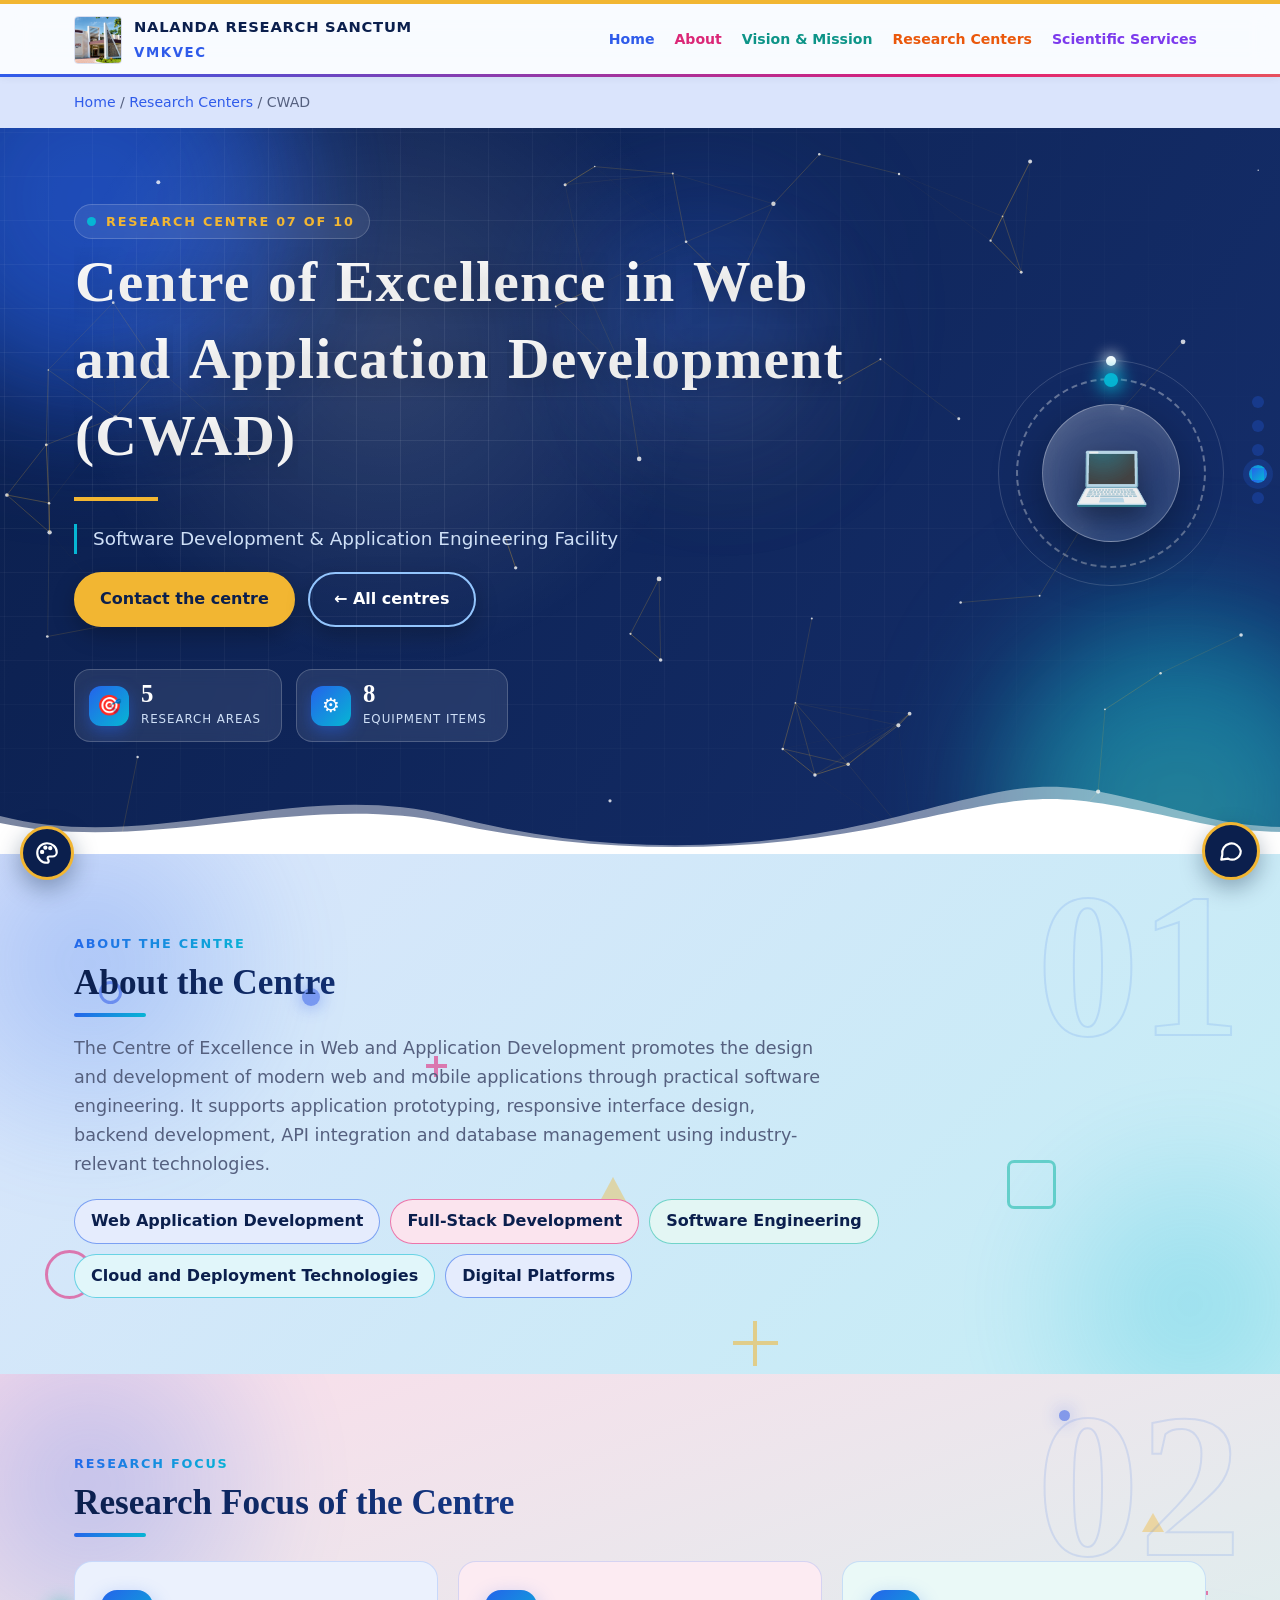
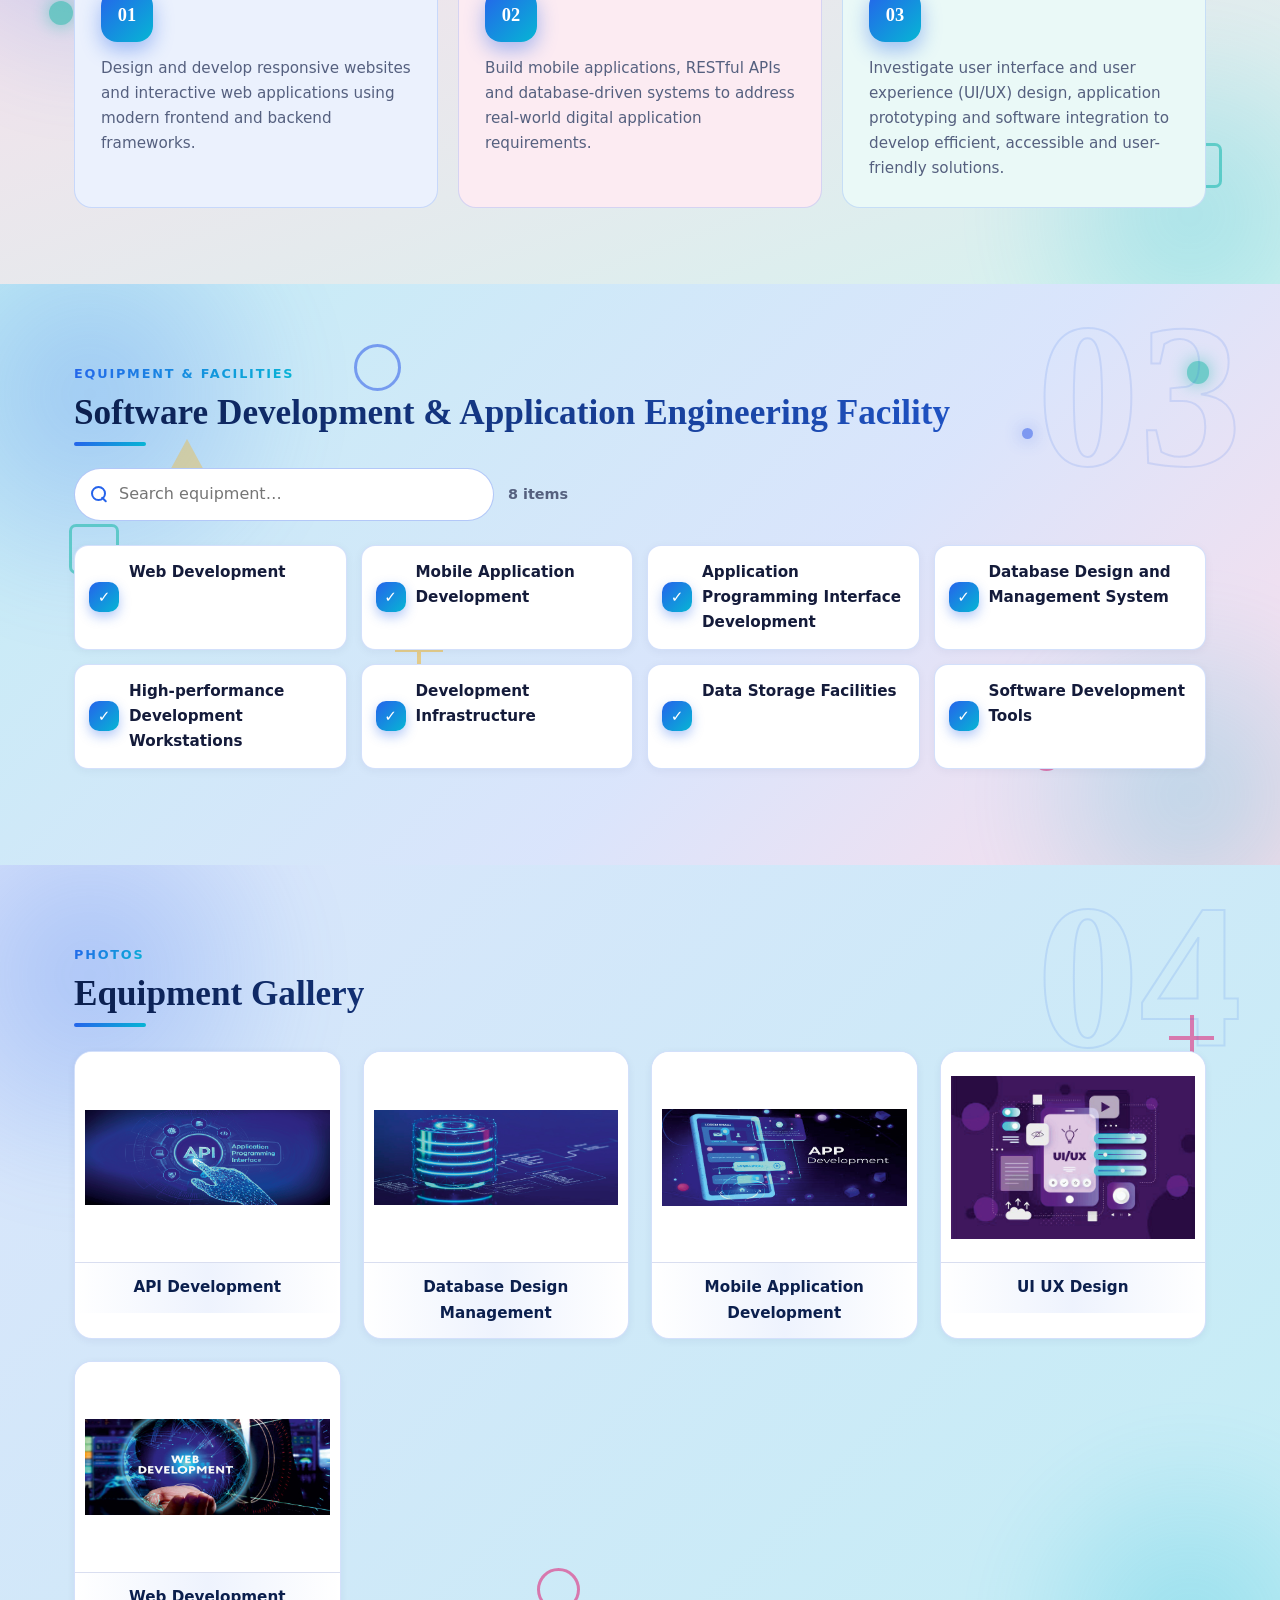
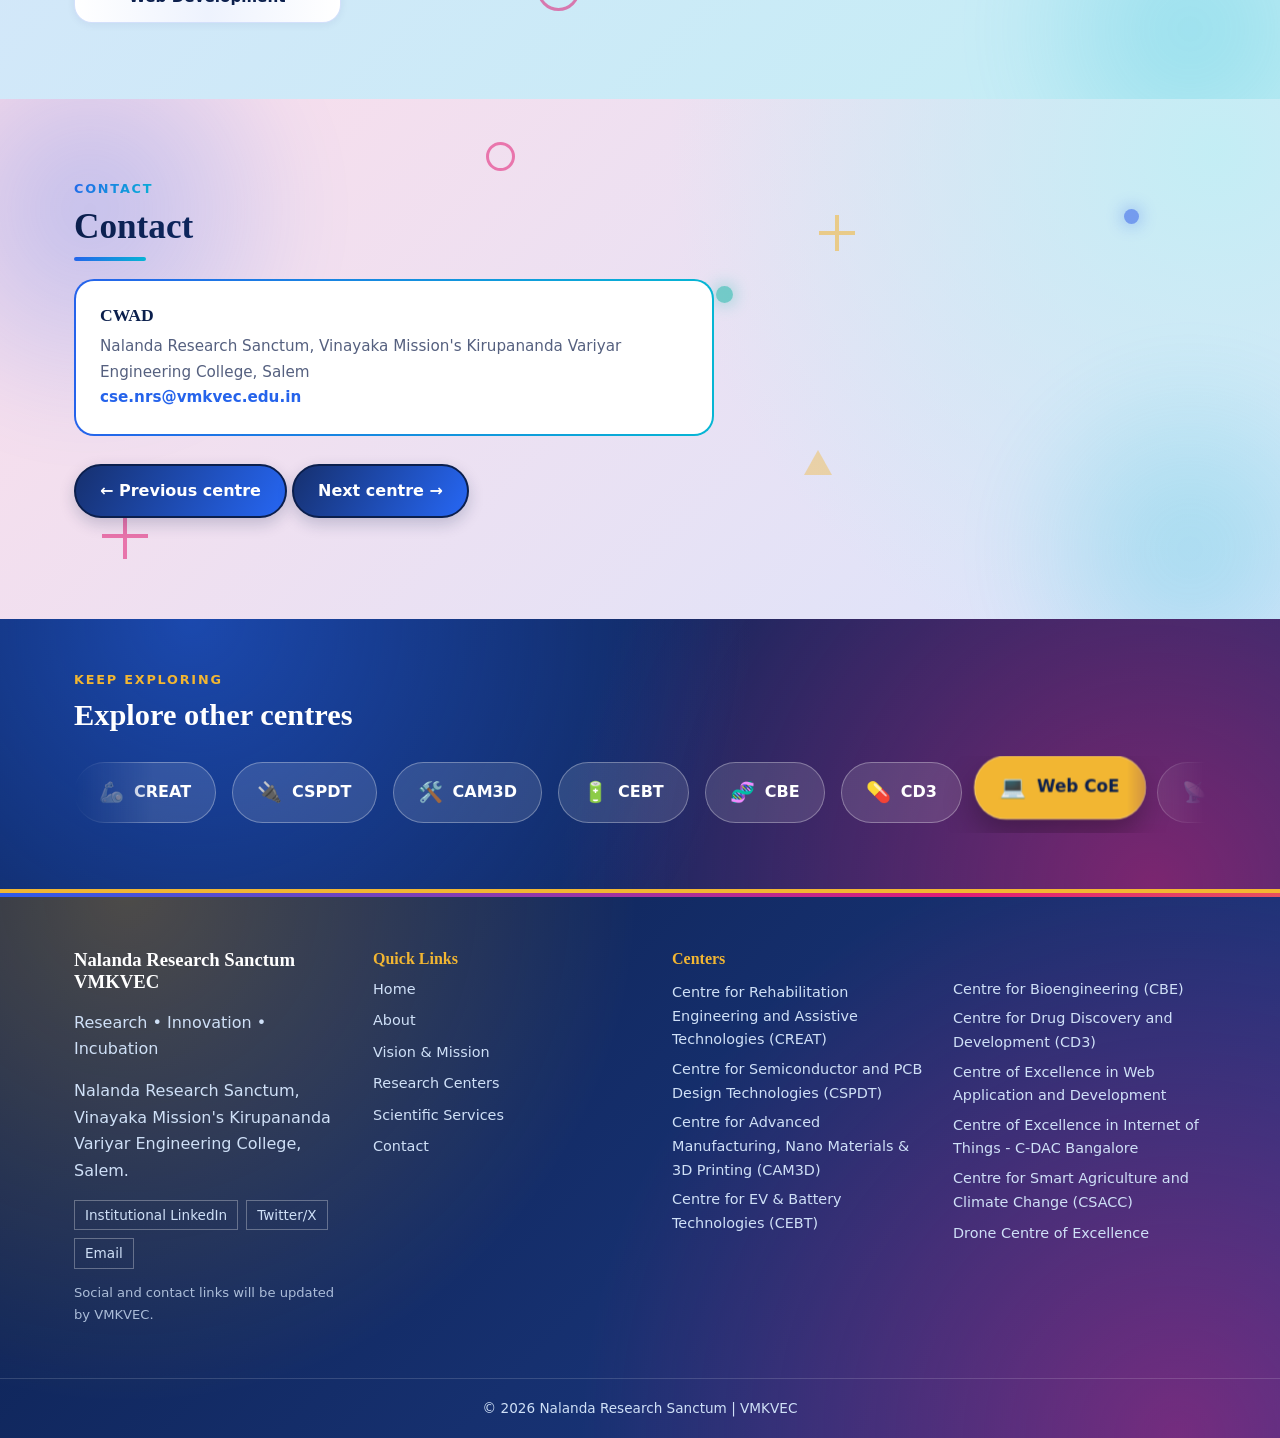
<file: labs/web-development/web-development.html>
<!DOCTYPE html>
<html lang="en"><head><meta charset="UTF-8"><meta name="viewport" content="width=device-width, initial-scale=1">
<title>Centre of Excellence in Web and Application Development (CWAD) | Nalanda Research Sanctum</title><meta name="description" content="Centre of Excellence in Web and Application Development (CWAD) - Nalanda Research Sanctum, VMKVEC.">
<link rel="icon" href="../../logo.png"><link rel="stylesheet" href="../../style.css"><link rel="stylesheet" href="../../fx.css"><style>.hero .btn.ghost{color:#fff;border-color:#93c5fd}.hero .btn.ghost:hover{background:rgba(255,255,255,.14);color:#fff}.hero .btn{margin:0 8px 8px 0}[hidden]{display:none!important}.gal{display:grid;grid-template-columns:repeat(auto-fill,minmax(250px,1fr));gap:16px;margin-top:24px}.gal figure{margin:0;background:#fff;border:1px solid #dfe5ef;border-radius:12px;overflow:hidden;box-shadow:0 2px 8px rgba(18,40,95,.06)}.gal figure a{display:block}.gal img{width:100%;height:210px;object-fit:contain;background:#fff;padding:10px;display:block;transition:transform .25s}.gal figure:hover img{transform:scale(1.04)}.gal figcaption{padding:12px 14px;border-top:1px solid #eef1f6;font-weight:600;font-size:.95rem;text-align:center;color:#12285f}</style><script src="../../script.js"></script><script src="../../fx.js"></script><script src="../../Chatbot.js" defer></script><script src="../lab-fx.js" defer></script></head>
<body><a class="skip" href="#main">Skip to content</a>
<header class="site-header"><div class="wrap bar">
<a class="brand" href="../../index.html"><img src="../../logo.png" alt="VMKVEC logo"><span><b>NALANDA RESEARCH SANCTUM</b><small>VMKVEC</small></span></a>
<input type="checkbox" id="nav-toggle" class="nav-toggle" aria-label="Open or close menu"><label for="nav-toggle" class="burger" aria-hidden="true"><i></i></label>
<nav class="nav" aria-label="Main"><a href="../../index.html">Home</a><a href="../../index.html#about">About</a><a href="../../index.html#vision">Vision &amp; Mission</a><a href="../../index.html#laboratories">Research Centers</a><a href="../../index.html#events">Scientific Services</a></nav></div></header><main id="main">
<nav class="wrap crumb" aria-label="Breadcrumb"><a href="../../index.html">Home</a> / <a href="../../index.html#laboratories">Research Centers</a> / CWAD</nav>
<section class="hero"><div class="wrap"><p class="eyebrow light">RESEARCH CENTRE 07 OF 10</p><h1>Centre of Excellence in Web and Application Development (CWAD)</h1><p class="lead">Software Development &amp; Application Engineering Facility</p>
<p><a class="btn" href="#contact">Contact the centre</a> <a class="btn ghost" href="../../index.html#laboratories">&larr; All centres</a></p></div></section>
<section class="sec"><div class="wrap reveal"><p class="eyebrow">ABOUT THE CENTRE</p><h2>About the Centre</h2><p class="lead2">The Centre of Excellence in Web and Application Development promotes the design and development of modern web and mobile applications through practical software engineering. It supports application prototyping, responsive interface design, backend development, API integration and database management using industry-relevant technologies.</p><ul class="tags"><li>Web Application Development</li><li>Full-Stack Development</li><li>Software Engineering</li><li>Cloud and Deployment Technologies</li><li>Digital Platforms</li></ul></div></section>
<section class="sec tint"><div class="wrap reveal"><p class="eyebrow">RESEARCH FOCUS</p><h2>Research Focus of the Centre</h2><div class="grid g3"><article class="card"><h3>01</h3><p>Design and develop responsive websites and interactive web applications using modern frontend and backend frameworks.</p></article><article class="card"><h3>02</h3><p>Build mobile applications, RESTful APIs and database-driven systems to address real-world digital application requirements.</p></article><article class="card"><h3>03</h3><p>Investigate user interface and user experience (UI/UX) design, application prototyping and software integration to develop efficient, accessible and user-friendly solutions.</p></article></div></div></section>
<section class="sec"><div class="wrap reveal"><p class="eyebrow">EQUIPMENT &amp; FACILITIES</p><h2>Software Development &amp; Application Engineering Facility</h2><ul class="eqs" style="margin-top:24px"><li>Web Development</li><li>Mobile Application Development</li><li>Application Programming Interface Development</li><li>Database Design and Management System</li><li>High-performance Development Workstations</li><li>Development Infrastructure</li><li>Data Storage Facilities</li><li>Software Development Tools</li></ul></div></section>
<section class="sec" id="gallery" hidden><div class="wrap reveal"><p class="eyebrow">PHOTOS</p><h2>Equipment Gallery</h2><div class="gal" id="gal"></div></div></section>
<script>
(function(){
var IMAGES=["images/API_Development.png", "images/Database_Design_Management.png", "images/Mobile_Application_Development.png", "images/UI_UX_Design.png", "images/Web_Development.png"]; /* optional: list files by path inside this lab folder, e.g. ["images/PCR.jpg"]. If empty, every picture found in the "images" folder is shown (Live Server). */
var DIRS=['images/','image/','Images/','Image/'];
var NICE={'dna rna sequencing machine':'DNA/RNA Sequencing Machine','sds page':'SDS-PAGE','milli q water purification system':'MILLI-Q Water Purification System','uv visible spectrometer':'UV-Visible Spectrometer'}; /* nicer captions; other captions come from the file name */
var sec=document.getElementById('gallery'),box=document.getElementById('gal');
function cap(p){var n=p.split('/').pop().replace(/\.[^.]+$/,'').replace(/[_-]+/g,' ').replace(/\s+/g,' ').trim();return NICE[n.toLowerCase()]||n;}
function show(list){
  if(!list.length){return;}
  list.sort(function(a,b){return a.split('/').pop().localeCompare(b.split('/').pop(),undefined,{numeric:true,sensitivity:'base'});});
  list.forEach(function(p){
    var f=document.createElement('figure'),a=document.createElement('a'),i=document.createElement('img'),c=document.createElement('figcaption');
    a.href=encodeURI(p);a.target='_blank';a.rel='noopener';i.src=a.href;i.loading='lazy';i.alt=cap(p);c.textContent=cap(p);
    a.appendChild(i);f.appendChild(a);f.appendChild(c);box.appendChild(f);
  });
  sec.hidden=false;
}
if(IMAGES.length){show(IMAGES.slice());return;}
if(!window.fetch||!window.DOMParser){return;}
Promise.all(DIRS.map(function(d){
  return fetch(d).then(function(r){return r.ok?r.text():'';}).then(function(t){
    var out=[];
    new DOMParser().parseFromString(t,'text/html').querySelectorAll('a').forEach(function(a){
      var n=(a.getAttribute('href')||'').split('/').pop();try{n=decodeURIComponent(n);}catch(e){}
      if(/\.(jpe?g|png|webp|gif|avif)$/i.test(n)){out.push(d+n);}
    });
    return out;
  }).catch(function(){return [];});
})).then(function(all){
  var seen={},list=[];
  all.forEach(function(l){l.forEach(function(p){var k=p.toLowerCase();if(!seen[k]){seen[k]=1;list.push(p);}});});
  show(list);
});
})();
</script>
<section class="sec tint" id="contact"><div class="wrap reveal"><p class="eyebrow">CONTACT</p><h2>Contact</h2><address class="card contact"><h3>CWAD</h3><p>Nalanda Research Sanctum, Vinayaka Mission's Kirupananda Variyar Engineering College, Salem</p><p><a href="mailto:cse.nrs@vmkvec.edu.in">cse.nrs@vmkvec.edu.in</a></p></address>
<p style="margin-top:28px"><a class="btn dark" href="../drug-discovery/drug-discovery.html">&larr; Previous centre</a> <a class="btn dark" href="../iot/iot.html">Next centre &rarr;</a></p></div></section>
</main><footer class="site-footer"><div class="wrap fgrid">
<div><h3>Nalanda Research Sanctum<br>VMKVEC</h3><p>Research &bull; Innovation &bull; Incubation</p>
<p>Nalanda Research Sanctum, Vinayaka Mission's Kirupananda Variyar Engineering College, Salem.</p>
<ul class="social"><li>Institutional LinkedIn</li><li>Twitter/X</li><li>Email</li></ul><p class="note2">Social and contact links will be updated by VMKVEC.</p></div>
<div><h4>Quick Links</h4><ul><li><a href="../../index.html">Home</a></li><li><a href="../../index.html#about">About</a></li><li><a href="../../index.html#vision">Vision &amp; Mission</a></li><li><a href="../../index.html#laboratories">Research Centers</a></li><li><a href="../../index.html#events">Scientific Services</a></li><li><a href="../../index.html#contact">Contact</a></li></ul></div>
<div class="fl"><h4>Centers</h4><ul><li><a href="../rehabilitation/rehabilitation.html">Centre for Rehabilitation Engineering and Assistive Technologies (CREAT)</a></li><li><a href="../semiconductor/semiconductor.html">Centre for Semiconductor and PCB Design Technologies (CSPDT)</a></li><li><a href="../manufacturing/manufacturing.html">Centre for Advanced Manufacturing, Nano Materials & 3D Printing (CAM3D)</a></li><li><a href="../ev-battery/ev-battery.html">Centre for EV & Battery Technologies (CEBT)</a></li><li><a href="../bioengineering/bioengineering.html">Centre for Bioengineering (CBE)</a></li><li><a href="../drug-discovery/drug-discovery.html">Centre for Drug Discovery and Development (CD3)</a></li><li><a href="../web-development/web-development.html">Centre of Excellence in Web Application and Development</a></li><li><a href="../iot/iot.html">Centre of Excellence in Internet of Things - C-DAC Bangalore</a></li><li><a href="../smart-agriculture/smart-agriculture.html">Centre for Smart Agriculture and Climate Change (CSACC)</a></li><li><a href="../drone/drone.html">Drone Centre of Excellence</a></li></ul></div></div>
<div class="copy">&copy; 2026 Nalanda Research Sanctum | VMKVEC</div></footer></body></html>
</file>
<file: style.css>
/* Nalanda Research Sanctum | VMKVEC - edit colours here */
:root{--navy:#0b1f4d;--royal:#2f5bea;--light:#e3eaff;--bg:#f4f6ff;--ink:#141b3a;--muted:#55607f;--line:#d9def0;--gold:#f2b632;--w:1180px}
*{box-sizing:border-box}html{scroll-behavior:smooth;scroll-padding-top:84px}
body{margin:0;font-family:"Segoe UI",system-ui,-apple-system,Arial,sans-serif;color:var(--ink);background:#fff;line-height:1.65;overflow-x:hidden}
img{max-width:100%;display:block}a{color:inherit}
h1,h2,h3,h4{font-family:Georgia,"Times New Roman",serif;color:var(--navy);line-height:1.2;margin:0 0 .5em}
:focus-visible{outline:3px solid var(--royal);outline-offset:2px}
.wrap{max-width:var(--w);margin:0 auto;padding:0 24px}
.skip{position:absolute;left:-999px}.skip:focus{left:8px;top:8px;background:#fff;padding:8px;z-index:100}
/* header */
.site-header{position:sticky;top:0;z-index:50;background:#fff;border-bottom:1px solid var(--line);box-shadow:0 1px 8px rgba(10,35,66,.06)}
.bar{display:flex;align-items:center;justify-content:space-between;height:72px}
.brand{display:flex;align-items:center;gap:12px;text-decoration:none}
.brand img{width:48px;height:48px;object-fit:cover;border:1px solid var(--line);border-radius:4px}
.brand b{display:block;color:var(--navy);font-size:1rem;letter-spacing:.06em}.brand small{color:var(--royal);font-weight:600;letter-spacing:.12em}
.nav{display:flex;gap:6px;align-items:center}.nav>a,.dd>a{text-decoration:none;padding:10px 14px;font-weight:600;font-size:.95rem;color:var(--navy);border-radius:4px;display:block}
.nav>a:hover,.dd>a:hover{background:var(--light)}
.nav-toggle,.burger{display:none}
/* hero */
.hero{background:var(--navy);color:#fff;padding:72px 0}
.hgrid{display:grid;grid-template-columns:1.05fr 1fr;gap:48px;align-items:center}
.hero h1{color:#fff;font-size:clamp(2.2rem,5vw,3.6rem);letter-spacing:.02em;margin-bottom:.4em}
.lab-hero h1{font-size:clamp(1.7rem,3.4vw,2.6rem)}
.lead{font-size:1.15rem;color:#cfe0f7;max-width:560px}
.hero-img{margin:0;position:relative;border:6px solid rgba(255,255,255,.12)}.hero-img img{width:100%;aspect-ratio:16/10;object-fit:cover}
.hero-img figcaption{position:absolute;left:0;bottom:0;background:var(--royal);color:#fff;padding:6px 14px;font-size:.85rem;font-weight:600}
.eyebrow{color:var(--royal);font-weight:700;font-size:.8rem;letter-spacing:.14em;margin:0 0 .6em}.eyebrow.light{color:#93c5fd}
.btns{display:flex;gap:12px;flex-wrap:wrap;margin:28px 0}
.btn{display:inline-block;background:var(--royal);color:#fff;padding:12px 24px;font-weight:600;text-decoration:none;border:2px solid var(--royal);transition:background .2s,transform .2s}
.btn:hover{background:#1e40af;transform:translateY(-2px)}.btn.ghost{background:transparent;border-color:#93c5fd}.btn.ghost:hover{background:rgba(255,255,255,.1)}
.btn.dark{background:var(--navy);border-color:var(--navy)}
.chips{list-style:none;display:flex;flex-wrap:wrap;gap:8px;padding:0;margin:0}.chips li{border:1px solid rgba(255,255,255,.3);padding:4px 12px;font-size:.82rem;color:#dbeafe}
/* sections */
.sec{padding:76px 0}.sec.tint{background:var(--bg)}
.sec h2{font-size:clamp(1.6rem,3vw,2.2rem)}.sub{margin-top:2em}
.lead2{font-size:1.1rem;color:var(--muted);max-width:760px}.two p{max-width:760px}
.note{color:var(--muted);font-style:italic}
.grid{display:grid;gap:20px;margin-top:24px}.g2{grid-template-columns:repeat(2,1fr)}.g3{grid-template-columns:repeat(3,1fr)}.g4{grid-template-columns:repeat(4,1fr)}
.card,.lab,.theme{background:#fff;border:1px solid var(--line);padding:24px;transition:transform .25s,box-shadow .25s,border-color .25s}
.card:hover,.lab:hover,.theme:hover{transform:translateY(-4px);box-shadow:0 10px 24px rgba(10,35,66,.1);border-color:var(--royal)}
.card h3{font-size:1.1rem}.card p{margin:0;color:var(--muted);font-size:.95rem}
.feat .ico{display:grid;place-items:center;width:44px;height:44px;background:var(--light);color:var(--royal);font-size:1.4rem;margin-bottom:12px}.feat small{color:var(--muted);font-weight:700}
.num{display:inline-block;color:var(--royal);font-family:Georgia,serif;font-weight:700;font-size:1.3rem}
.vision{margin:24px 0 0;background:var(--navy);color:#fff;padding:40px;border-left:8px solid #60a5fa}.vision h3{color:#93c5fd}.vision p{font-size:1.3rem;font-family:Georgia,serif;margin:0;max-width:900px}
.mis{border-top:4px solid var(--royal)}.mis .num{font-size:2rem}
.lab{display:flex;flex-direction:column;text-decoration:none}.lab h3{font-size:1.05rem}.lab p{color:var(--muted);font-size:.93rem;flex:1;margin:0 0 14px}.more{color:var(--royal);font-weight:700}
.theme{text-decoration:none;padding:18px}.theme h3{font-size:.98rem;margin-bottom:.3em}.theme p{margin:0;font-size:.85rem;color:var(--muted)}
.contact{font-style:normal;max-width:640px}
/* lab pages */
.crumb{padding-top:14px;padding-bottom:14px;font-size:.88rem;color:var(--muted)}.crumb a{color:var(--royal);text-decoration:none}
.toc{display:flex;flex-wrap:wrap;gap:8px;padding-top:16px;padding-bottom:0}.toc a{font-size:.82rem;border:1px solid var(--line);padding:5px 12px;text-decoration:none;color:var(--navy)}.toc a:hover{background:var(--light)}
.tags{list-style:none;display:flex;flex-wrap:wrap;gap:10px;padding:0;margin:20px 0 0}.tags li{background:#fff;border:1px solid var(--royal);color:var(--navy);padding:8px 16px;font-weight:600}
.eq{list-style:none;padding:0;counter-reset:e}.eq li{background:#fff;border:1px solid var(--line);border-left:4px solid var(--royal);padding:12px 16px;display:flex;gap:12px;align-items:baseline}
.grp{background:#fff;border:1px solid var(--line);padding:20px}.grp h3{font-size:1.05rem}.grp small{color:var(--muted);font-family:"Segoe UI",sans-serif;font-weight:400}
.grp .eq{margin:0;display:grid;gap:8px}.grp .eq li{counter-increment:e;padding:8px 12px}.grp .eq li:before{content:counter(e,decimal-leading-zero);color:var(--royal);font-weight:700}
dl{margin:0;display:grid;grid-template-columns:110px 1fr;gap:6px 12px;font-size:.92rem}dt{font-weight:700;color:var(--navy)}dd{margin:0;color:var(--muted)}
.shot{margin:0;overflow:hidden;border:1px solid var(--line)}.shot img{width:100%;aspect-ratio:4/3;object-fit:cover;transition:transform .5s}.shot:hover img{transform:scale(1.06)}
/* footer */
.site-footer{background:var(--navy);color:#cfe0f7;padding-top:56px}.site-footer h3,.site-footer h4{color:#fff}
.fgrid{display:grid;grid-template-columns:1fr 1fr 2fr;gap:32px}.site-footer ul{list-style:none;padding:0;margin:0}.site-footer li{margin:5px 0}.site-footer a{text-decoration:none;font-size:.9rem}.site-footer a:hover{color:#fff;text-decoration:underline}
.fl ul{columns:2;column-gap:28px}.copy{margin-top:40px;padding:18px;text-align:center;border-top:1px solid rgba(255,255,255,.15);font-size:.85rem}
/* laboratory drawer */
.overlay{position:fixed;inset:0;background:rgba(0,0,0,.35);-webkit-backdrop-filter:blur(2px);backdrop-filter:blur(2px);opacity:0;visibility:hidden;transition:opacity .3s,visibility 0s .3s;z-index:190}
.overlay.open{opacity:1;visibility:visible;transition:opacity .3s}
.drawer{position:fixed;top:0;right:0;bottom:0;width:min(460px,92vw);background:#fff;z-index:200;display:flex;flex-direction:column;box-shadow:-10px 0 40px rgba(10,35,66,.25);transform:translateX(100%);visibility:hidden;transition:transform .35s ease,visibility 0s .35s}
.drawer.open{transform:translateX(0);visibility:visible;transition:transform .35s ease}
.dhead{display:flex;justify-content:space-between;align-items:flex-start;gap:12px;padding:24px 24px 18px;border-bottom:1px solid var(--line);background:var(--navy);color:#fff}
.dhead h2{color:#fff;margin:0 0 .15em;font-size:1.6rem}.dhead p{margin:0;color:#bfd4f2;font-size:.92rem}
.dclose{flex:none;width:44px;height:44px;border:1px solid rgba(255,255,255,.4);background:transparent;color:#fff;font-size:1.8rem;line-height:1;cursor:pointer}.dclose:hover{background:rgba(255,255,255,.15)}.dclose:focus-visible{outline:3px solid #93c5fd}
.dlist{list-style:none;margin:0;padding:8px 12px 28px;overflow-y:auto;flex:1}
.dlist a{display:flex;align-items:center;gap:14px;min-height:56px;padding:12px;border-bottom:1px solid var(--line);text-decoration:none;color:var(--navy);transition:background .2s,padding .2s}
.dlist a:hover,.dlist a:focus-visible,.dlist a[aria-current]{background:var(--light)}.dlist a[aria-current]{border-left:4px solid var(--royal)}
.dn{flex:none;width:28px;color:var(--royal);font-family:Georgia,serif;font-weight:700}.dt{flex:1;font-size:.95rem;font-weight:600;line-height:1.35}
.da{flex:none;color:var(--royal);transition:transform .2s}.dlist a:hover .da{transform:translateX(4px)}
html.drawer-open,html.drawer-open body{overflow:hidden}
.social{display:flex;gap:8px;flex-wrap:wrap;margin:12px 0!important}.social li{border:1px solid rgba(255,255,255,.3);padding:3px 10px;font-size:.85rem;margin:0}.site-footer .note2{font-size:.82rem;opacity:.8}
/* About cards with background photos (images sit in the same folder as style.css) */
.feat{position:relative;min-height:280px;display:flex;flex-direction:column;justify-content:flex-end;overflow:hidden;color:#fff;background-color:var(--navy);background-size:cover;background-position:center;border-color:var(--navy)}
.feat::before{content:"";position:absolute;inset:0;background:linear-gradient(to top,rgba(10,35,66,.9) 0%,rgba(10,35,66,.45) 55%,rgba(10,35,66,.15) 100%)}
.feat>*{position:relative}.feat h3{color:#fff;margin:0}.feat small{color:#bfd4f2}.feat .ico{background:rgba(255,255,255,.2);color:#fff}
.feat-1{background-image:url('Center%20of%20Excellence/Advanced_Infrastructure.jpg')}.feat-2{background-image:url('Center%20of%20Excellence/Multidisciplinary_Research.jpg')}
.feat-3{background-image:url('Center%20of%20Excellence/Innovation_Prototyping.jpg')}.feat-4{background-image:url('Center%20of%20Excellence/Industry_Collaboration.jpg')}
.acc{border:1px solid var(--line);background:#fff;margin-top:12px;transition:border-color .2s}.acc[open]{border-color:var(--royal);box-shadow:0 6px 18px rgba(10,35,66,.08)}
.acc summary{display:flex;align-items:center;gap:16px;min-height:64px;padding:14px 20px;cursor:pointer;list-style:none}.acc summary::-webkit-details-marker{display:none}.acc summary:hover{background:var(--bg)}
.an{flex:1;font-family:Georgia,serif;font-weight:700;color:var(--navy);line-height:1.3}.acc .more{white-space:nowrap}.acc .more i{display:inline-block;font-style:normal;transition:transform .25s}.acc[open] .more i{transform:rotate(180deg)}
.accb{padding:8px 20px 24px 64px;border-top:1px solid var(--line)}.accb h4{margin:1.2em 0 .4em;font-size:1rem}.accb .tags{margin:12px 0 0}.accb .tags li{padding:5px 12px;font-size:.88rem}
.eqs{list-style:none;display:flex;flex-wrap:wrap;gap:8px;padding:0;margin:0 0 20px}.eqs li{font-size:.85rem;border:1px solid var(--line);background:var(--bg);padding:4px 10px}
@media(max-width:576px){.accb{padding-left:20px}.acc summary{flex-wrap:wrap;gap:8px 12px}.an{flex-basis:calc(100% - 50px)}}
.tagline{font-family:Georgia,'Times New Roman',serif;font-size:clamp(1.2rem,2.6vw,1.65rem);line-height:1.4;color:var(--navy);max-width:760px;margin:0 0 28px;padding-left:20px;border-left:4px solid var(--royal)}
/* colour theme: indigo navy + royal blue + gold accent */
.site-header{border-top:4px solid var(--gold)}
.hero{background:linear-gradient(135deg,#0b1f4d 0%,#16306f 100%)}
.hero h1::after{content:"";display:block;width:84px;height:4px;background:var(--gold);margin-top:18px}
.eyebrow.light{color:var(--gold)}
.btn{background:var(--gold);border-color:var(--gold);color:var(--navy)}.btn:hover{background:#e0a21b;border-color:#e0a21b}
.btn.dark{background:var(--navy);border-color:var(--navy);color:#fff}.btn.dark:hover{background:var(--royal);border-color:var(--royal)}
.vision{border-left-color:var(--gold)}.vision h3{color:var(--gold)}
.mis{border-top-color:var(--gold)}
.sec h2::after{content:"";display:block;width:56px;height:3px;background:var(--gold);margin-top:12px}
.card:hover,.theme:hover{border-color:var(--gold)}
.dhead{border-bottom:4px solid var(--gold)}.dclose:hover{background:rgba(255,255,255,.18)}
.dlist a:hover,.dlist a:focus-visible,.dlist a[aria-current]{background:var(--light)}
.site-footer{border-top:4px solid var(--gold)}.site-footer h4{color:var(--gold)}
/* richer section backgrounds */
.sec.tint{background:linear-gradient(180deg,#f1f4ff 0%,#e4ebff 100%)}
#about{background:radial-gradient(circle at 92% 8%,#dfe7ff 0,transparent 38%),#fff}
#vision{background:linear-gradient(135deg,#e8eeff 0%,#fff6dc 100%)}
#laboratories{background:linear-gradient(135deg,#0b1f4d 0%,#1c3a8a 100%);color:#fff}
#laboratories h2,#laboratories .tagline{color:#fff}#laboratories .eyebrow{color:var(--gold)}#laboratories .tagline{border-left-color:var(--gold)}
#innovation{background:linear-gradient(180deg,#eef2ff 0%,#dde6ff 100%)}
#research{background:radial-gradient(circle at 6% 90%,#fff0c7 0,transparent 35%),#fff}
#events{background:linear-gradient(135deg,#fffaf0 0%,#fff1cf 100%)}
#collaboration{background:linear-gradient(135deg,#e6edff 0%,#d6e2ff 100%)}
#contact{background:radial-gradient(circle at 95% 10%,#e3eaff 0,transparent 40%),#fff}
/* Research & Innovation photo cards (folder: "Research & Innovation") */
.feat p{margin:.4em 0 0;color:#dbe6ff;font-size:.9rem}
.rfeat-1{background-image:url('Research%20%26%20Innovation/Advanced_Technology.jpeg')}.rfeat-2{background-image:url('Research%20%26%20Innovation/Scientific_Research.jpeg')}
.rfeat-3{background-image:url('Research%20%26%20Innovation/Innovation.jpeg')}.rfeat-4{background-image:url('Research%20%26%20Innovation/Collaboration.jpeg')}
/* Our Centers: 11 boxes, click to open details */
.cgrid{display:grid;grid-template-columns:repeat(3,1fr);gap:20px;margin-top:28px;align-items:start}
.cbox{background:#fff;color:var(--ink);border:1px solid var(--line);border-top:4px solid var(--gold);transition:box-shadow .25s,transform .25s}
.cbox:hover{transform:translateY(-3px);box-shadow:0 12px 28px rgba(0,0,0,.28)}.cbox[open]{box-shadow:0 12px 28px rgba(0,0,0,.28)}
.cbox summary{list-style:none;cursor:pointer;display:flex;flex-direction:column;gap:8px;padding:22px;min-height:190px}.cbox summary::-webkit-details-marker{display:none}
.cbox .num{font-size:1.6rem}.cn{flex:1;font-family:Georgia,serif;font-weight:700;color:var(--navy);font-size:1.05rem;line-height:1.35}
.cm{color:var(--royal);font-weight:700;font-size:.9rem}.cm i{display:inline-block;font-style:normal;transition:transform .25s}.cbox[open] .cm i{transform:rotate(180deg)}
.cb{padding:4px 22px 22px;border-top:1px solid var(--line)}.cb p{color:var(--muted);font-size:.93rem}.cb h4{margin:1.1em 0 .4em;font-size:1rem}.cb .tags{margin:10px 0 0}.cb .tags li{padding:4px 10px;font-size:.82rem}
@media(max-width:992px){.cgrid{grid-template-columns:repeat(2,1fr)}}@media(max-width:768px){.cgrid{grid-template-columns:1fr}}
/* News & Events scroller */
.two{display:grid;grid-template-columns:minmax(0,1fr) 440px;gap:40px;align-items:start}
.news{background:var(--navy);color:#fff;padding:18px 0 18px 18px;border-top:4px solid var(--gold);overflow:hidden}.news h3{color:#fff;font-size:1.1rem;margin:0 0 12px}.news .note{color:#bfd4f2;padding-right:18px}
.news-win{overflow:hidden}.news-track{display:flex;width:max-content;animation:nscroll 30s linear infinite}
.news-win:hover .news-track,.news-win:focus-within .news-track{animation-play-state:paused}
@keyframes nscroll{to{transform:translateX(calc(-1*var(--shift,50%)))}}
.ncard{flex:none;width:230px;margin-right:16px;background:#fff;color:var(--ink);text-decoration:none;display:block}
.ncard img{width:100%;aspect-ratio:16/10;object-fit:cover}.nbody{padding:12px}
.ntag{font-size:.72rem;font-weight:700;color:var(--royal);letter-spacing:.06em;text-transform:uppercase}.nbody h4{font-size:.95rem;margin:.3em 0}
.nbody p{margin:0;font-size:.82rem;color:var(--muted);display:-webkit-box;-webkit-line-clamp:2;-webkit-box-orient:vertical;overflow:hidden}
@media(max-width:992px){.two{grid-template-columns:1fr}}
@media(prefers-reduced-motion:reduce){.news-win{overflow-x:auto}.news-track{animation:none}}
/* News: user-controlled scrolling (arrows, swipe, trackpad, scrollbar) */
.news{padding-right:18px}.nhead{display:flex;justify-content:space-between;align-items:center;margin-bottom:12px}.nhead h3{margin:0}
.nctl{display:flex;gap:8px}.nctl button{width:38px;height:38px;border:1px solid rgba(255,255,255,.4);background:transparent;color:#fff;font-size:1.1rem;cursor:pointer}.nctl button:hover{background:var(--gold);border-color:var(--gold);color:var(--navy)}
.news-win{overflow-x:auto;scroll-snap-type:x mandatory;scrollbar-width:thin;scrollbar-color:var(--gold) transparent;padding-bottom:8px;-webkit-overflow-scrolling:touch}
.news-track{animation:none!important}.ncard{scroll-snap-align:start}
/* Help chatbot */
.cb-btn{position:fixed;right:20px;bottom:20px;z-index:150;width:58px;height:58px;border-radius:50%;background:var(--navy);color:#fff;border:3px solid var(--gold);display:grid;place-items:center;cursor:pointer;box-shadow:0 8px 22px rgba(10,35,66,.35);transition:transform .2s}.cb-btn:hover{transform:scale(1.06)}
.cb-panel{position:fixed;right:20px;bottom:90px;z-index:150;width:min(370px,calc(100vw - 32px));height:min(520px,calc(100vh - 120px));background:#fff;border:1px solid var(--line);border-top:4px solid var(--gold);box-shadow:0 16px 40px rgba(10,35,66,.3);display:none;flex-direction:column}.cb-panel.open{display:flex}
.cb-head{display:flex;justify-content:space-between;align-items:center;background:var(--navy);color:#fff;padding:12px 16px}.cb-x{background:none;border:0;color:#fff;font-size:1.6rem;line-height:1;cursor:pointer;width:36px;height:36px}
.cb-log{flex:1;overflow-y:auto;padding:14px;background:var(--bg);display:flex;flex-direction:column;gap:10px}
.cb-m{max-width:88%;padding:10px 12px;font-size:.9rem;line-height:1.45;overflow-wrap:anywhere}.cb-m div+div{margin-top:5px}.cb-m.bot{background:#fff;border:1px solid var(--line);align-self:flex-start}.cb-m.me{background:var(--royal);color:#fff;align-self:flex-end}.cb-m a{color:var(--royal);font-weight:600}
.cb-chips{display:flex;flex-wrap:wrap;gap:6px;padding:8px 12px;border-top:1px solid var(--line)}.cb-chips button{border:1px solid var(--royal);background:#fff;color:var(--navy);font-size:.78rem;padding:5px 10px;cursor:pointer}.cb-chips button:hover{background:var(--light)}
.cb-form{display:flex;border-top:1px solid var(--line)}.cb-form input{flex:1;min-width:0;border:0;padding:12px;font:inherit;font-size:.92rem}.cb-form button{border:0;background:var(--gold);color:var(--navy);font-weight:700;padding:0 18px;cursor:pointer}
@media(max-width:576px){.cb-btn{right:12px;bottom:12px}.cb-panel{right:12px;bottom:80px}}
/* motion */
.js .reveal{opacity:0;transform:translateY(16px);transition:opacity .6s,transform .6s}.js .reveal.in{opacity:1;transform:none}
@media(prefers-reduced-motion:reduce){*{transition:none!important;scroll-behavior:auto!important}.js .reveal{opacity:1;transform:none}}
/* responsive */
@media(max-width:1200px){.g4{grid-template-columns:repeat(3,1fr)}}
@media(max-width:992px){.hgrid{grid-template-columns:1fr}.g3,.g4{grid-template-columns:repeat(2,1fr)}.fgrid{grid-template-columns:1fr 1fr}.fl{grid-column:1/-1}
.nav-toggle{display:block;position:absolute;right:16px;top:14px;width:44px;height:44px;opacity:0;z-index:2;margin:0;cursor:pointer}
.burger{display:grid;place-items:center;width:44px;height:44px;border:1px solid var(--line)}.burger i,.burger i:before,.burger i:after{display:block;width:22px;height:2px;background:var(--navy);position:relative;content:""}.burger i:before{position:absolute;top:-7px}.burger i:after{position:absolute;top:7px}
.nav-toggle:focus-visible+.burger{outline:3px solid var(--royal)}
.nav{display:none;position:absolute;left:0;right:0;top:72px;background:#fff;flex-direction:column;align-items:stretch;padding:8px 16px 16px;max-height:calc(100vh - 72px);overflow:auto;border-bottom:1px solid var(--line)}
.nav-toggle:checked~.nav{display:flex}}
@media(max-width:768px){.sec{padding:52px 0}.g2,.g3,.g4{grid-template-columns:1fr}.hero{padding:48px 0}.vision{padding:24px}.vision p{font-size:1.1rem}}
@media(max-width:576px){.wrap{padding:0 16px}.brand b{font-size:.85rem}.fgrid{grid-template-columns:1fr}.fl ul{columns:1}dl{grid-template-columns:1fr}}
/* Startup / Incubation and Other Facilities */
.fac{margin:0;background:#fff;border:1px solid var(--line);overflow:hidden;transition:transform .25s,box-shadow .25s,border-color .25s}
.fac:hover{transform:translateY(-4px);box-shadow:0 10px 24px rgba(10,35,66,.1);border-color:var(--gold)}
.fimg{aspect-ratio:16/10;background:linear-gradient(135deg,#e3eaff,#f4f6ff);overflow:hidden}
.fimg img{width:100%;height:100%;object-fit:cover;display:block}
.fimg.empty{display:flex;align-items:center;justify-content:center}
.fimg.empty::after{content:"Image coming soon";color:var(--muted);font-size:.9rem}
.fac figcaption{display:block;padding:14px 18px;font-weight:700;font-size:1rem;text-align:center;color:var(--navy);background:#fff;border-top:3px solid var(--royal)}
</file>
<file: fx.css>
/* ==========================================================================
   Nalanda Research Sanctum | VMKVEC  -  themes + motion (fx.css)
   Load AFTER style.css. Pair with fx.js.
   - Four colour themes (Royal Gold = original look, Midnight, Emerald, Sunset)
   - Motion is only applied when <html> has the class "fx" (fx.js sets it, and
     leaves it off for visitors who prefer reduced motion or switch Effects off).
   ========================================================================== */

/* ---------- 1. Theme tokens ---------- */
:root,html[data-theme="royal"]{
  --navy:#0b1f4d;--deep:#0b1f4d;--deep2:#16306f;--royal:#2f5bea;--gold:#f2b632;--on-gold:#0b1f4d;--on-royal:#fff;
  --light:#e3eaff;--bg:#f4f6ff;--ink:#141b3a;--muted:#55607f;--line:#d9def0;--page:#fff;--card:#fff;--shadow:10,35,66;
  --tint-a:#f1f4ff;--tint-b:#e4ebff;--vision-a:#e8eeff;--vision-b:#fff6dc;--inno-a:#eef2ff;--inno-b:#dde6ff;
  --glow-1:#dfe7ff;--glow-2:#fff0c7;--warm-a:#fffaf0;--warm-b:#fff1cf;--lab-b:#1c3a8a;
  --fx-dot:255,255,255;--fx-link:242,182,50;
}
html[data-theme="midnight"]{
  --navy:#eaf0ff;--deep:#070c1b;--deep2:#122044;--royal:#7aa2ff;--gold:#ffc94d;--on-gold:#0a1020;--on-royal:#07102a;
  --light:#1b2749;--bg:#0f1730;--ink:#dfe6ff;--muted:#9eabd2;--line:#25325a;--page:#080d1c;--card:#111a35;--shadow:0,0,0;
  --tint-a:#0d1531;--tint-b:#0a1129;--vision-a:#0e1733;--vision-b:#1b1733;--inno-a:#0c1431;--inno-b:#111c42;
  --glow-1:#17244e;--glow-2:#2b2410;--warm-a:#0d1329;--warm-b:#19152e;--lab-b:#17306b;
  --fx-dot:190,210,255;--fx-link:122,162,255;
}
html[data-theme="emerald"]{
  --navy:#062b27;--deep:#062b27;--deep2:#0d5247;--royal:#0f9d7a;--gold:#f5c04a;--on-gold:#062b27;--on-royal:#fff;
  --light:#dcf3ea;--bg:#f1fbf6;--ink:#0f2a25;--muted:#4b6a62;--line:#cde5dc;--page:#fff;--card:#fff;--shadow:6,43,39;
  --tint-a:#effaf5;--tint-b:#dbf2e8;--vision-a:#e2f6ed;--vision-b:#fdf4d6;--inno-a:#ebf8f2;--inno-b:#d3efe2;
  --glow-1:#d2f0e2;--glow-2:#fbeebf;--warm-a:#fbf8ea;--warm-b:#f6ebc3;--lab-b:#0f6b5c;
  --fx-dot:220,255,240;--fx-link:245,192,74;
}
html[data-theme="sunset"]{
  --navy:#2a0f3d;--deep:#2a0f3d;--deep2:#5b1f70;--royal:#b83283;--gold:#ff9f43;--on-gold:#2a0f3d;--on-royal:#fff;
  --light:#fbe6f1;--bg:#fdf5fa;--ink:#2a1230;--muted:#6e4d72;--line:#ecd5e6;--page:#fff;--card:#fff;--shadow:42,15,61;
  --tint-a:#fcf1f8;--tint-b:#f6dff0;--vision-a:#fbe8f2;--vision-b:#ffeccf;--inno-a:#fbeef7;--inno-b:#f2d9ec;
  --glow-1:#f6d3e8;--glow-2:#ffe0b8;--warm-a:#fff5ea;--warm-b:#ffe3c2;--lab-b:#7b2a7c;
  --fx-dot:255,225,240;--fx-link:255,159,67;
}

/* ---------- 2. Apply the tokens to the existing design ---------- */
html[data-theme] body{background:var(--page);color:var(--ink)}
html[data-theme] .site-header{background-color:var(--card)}
@supports (background:color-mix(in srgb,red,blue)){
  html[data-theme] .site-header{background-color:color-mix(in srgb,var(--card) 84%,transparent);-webkit-backdrop-filter:blur(14px) saturate(1.5);backdrop-filter:blur(14px) saturate(1.5)}
}
html[data-theme] :is(.card:not(.feat),.lab,.theme,.grp,.eq li,.tags li,.acc,.cbox,.fac,.fac figcaption,.ncard,.gal figure,.toc a,.drawer,.cb-panel,.cb-m.bot,.cb-chips button,.cb-form,.cb-form input){background-color:var(--card)}
html[data-theme] .cb-form input{color:var(--ink)}
html[data-theme] :is(.vision,.site-footer,.dhead,.news,.cb-btn,.cb-head,.feat){background-color:var(--deep)}
html[data-theme] .feat{border-color:var(--deep)}
html[data-theme] .btn.dark{background-color:var(--deep);border-color:var(--deep)}
html[data-theme] .btn.dark:hover{background-color:var(--royal);border-color:var(--royal)}
html[data-theme] :is(.btn:not(.dark):not(.ghost),.cb-form button){color:var(--on-gold)}
html[data-theme] .nctl button:hover{color:var(--on-gold)}
html[data-theme] .cb-m.me{color:var(--on-royal)}
html[data-theme] .hero{background:linear-gradient(135deg,var(--deep) 0%,var(--deep2) 100%)}
html[data-theme] .sec.tint{background:linear-gradient(180deg,var(--tint-a) 0%,var(--tint-b) 100%)}
html[data-theme] #about{background:radial-gradient(circle at 92% 8%,var(--glow-1) 0,transparent 38%),var(--page)}
html[data-theme] #vision{background:linear-gradient(135deg,var(--vision-a) 0%,var(--vision-b) 100%)}
html[data-theme] #laboratories{background:linear-gradient(135deg,var(--deep) 0%,var(--lab-b) 100%)}
html[data-theme] #innovation{background:linear-gradient(180deg,var(--inno-a) 0%,var(--inno-b) 100%)}
html[data-theme] #research{background:radial-gradient(circle at 6% 90%,var(--glow-2) 0,transparent 35%),var(--page)}
html[data-theme] #events{background:linear-gradient(135deg,var(--warm-a) 0%,var(--warm-b) 100%)}
html[data-theme] #contact{background:radial-gradient(circle at 95% 10%,var(--glow-1) 0,transparent 40%),var(--page)}
html[data-theme] .fimg{background:linear-gradient(135deg,var(--light),var(--bg))}
html[data-theme] .gal figure{border-color:var(--line)}
html[data-theme] .gal figcaption{color:var(--navy);border-top-color:var(--line)}
@media(max-width:992px){html[data-theme] .nav{background-color:var(--card)}}

/* ---------- 3. Splash (first visit in a tab) ---------- */
html.fx-splash-on::before{content:"";position:fixed;inset:0;z-index:9998;background:radial-gradient(circle at 50% 45%,var(--deep2),var(--deep) 72%);transition:opacity .7s ease,visibility 0s .7s;animation:fxFailsafe .01s 6s forwards}
html.fx-splash-on::after{content:"";position:fixed;left:50%;top:50%;width:176px;height:110px;margin:-55px 0 0 -88px;z-index:9999;border-radius:16px;background:#fff url(logo.png) center/contain no-repeat;box-shadow:0 0 0 0 rgba(var(--fx-link),.55),0 24px 60px rgba(0,0,0,.45);transition:opacity .5s ease,visibility 0s .5s;animation:fxLogoIn 1s cubic-bezier(.2,.9,.2,1) both,fxRing 1.7s ease-out .6s infinite,fxFailsafe .01s 6s forwards}
html.fx-splash-out::before,html.fx-splash-out::after{opacity:0;visibility:hidden}
@keyframes fxLogoIn{from{transform:scale(.55) rotate(-6deg);filter:blur(10px)}to{transform:none;filter:blur(0)}}
@keyframes fxRing{to{box-shadow:0 0 0 46px rgba(var(--fx-link),0),0 24px 60px rgba(0,0,0,.45)}}
@keyframes fxFailsafe{to{opacity:0;visibility:hidden}}

/* ---------- 4. Progress bar, header, navigation ---------- */
.fx-progress{position:fixed;left:0;top:0;height:3px;width:100%;transform-origin:0 50%;transform:scaleX(0);background:linear-gradient(90deg,var(--royal),var(--gold));z-index:300;pointer-events:none}
.site-header{transition:box-shadow .35s,background-color .35s}
.site-header.fx-scrolled{box-shadow:0 10px 34px rgba(var(--shadow),.2)}
.brand img{transition:transform .45s cubic-bezier(.2,.8,.2,1)}
.site-header.fx-scrolled .brand img{transform:scale(.88)}
.brand:hover img{transform:rotate(-4deg) scale(1.06)}
.nav>a{position:relative}
.nav>a::after{content:"";position:absolute;left:14px;right:14px;bottom:5px;height:2px;background:var(--gold);transform:scaleX(0);transform-origin:right;transition:transform .4s cubic-bezier(.2,.8,.2,1)}
.nav>a:hover::after,.nav>a.fx-active::after{transform:scaleX(1);transform-origin:left}
.nav>a.fx-active{color:var(--royal)}
html.fx body{animation:fxBody .7s ease backwards}
@keyframes fxBody{from{opacity:0}}
html.fx-leaving body{opacity:0;transition:opacity .28s ease}

/* ---------- 5. Hero ---------- */
.hero{position:relative;overflow:hidden;isolation:isolate}
.hero>.wrap{position:relative;z-index:2}
.hero-tall{padding-bottom:124px}
.fx-canvas{position:absolute;inset:0;width:100%;height:100%;z-index:1;pointer-events:none}
.fx-orb{position:absolute;border-radius:50%;filter:blur(64px);z-index:0;pointer-events:none;will-change:transform;translate:calc(var(--px,0)*var(--k,-40px)) calc(var(--py,0)*var(--k,-40px))}
.fx-orb.o1{width:440px;height:440px;left:-130px;top:-150px;background:radial-gradient(circle,var(--royal),transparent 66%);opacity:.55;--k:-46px;animation:fxDrift 15s ease-in-out infinite alternate}
.fx-orb.o2{width:380px;height:380px;right:-90px;bottom:-170px;background:radial-gradient(circle,var(--gold),transparent 66%);opacity:.36;--k:34px;animation:fxDrift 19s ease-in-out -7s infinite alternate-reverse}
.fx-orb.o3{width:280px;height:280px;left:46%;top:14%;background:radial-gradient(circle,rgba(var(--fx-link),.9),transparent 66%);opacity:.16;--k:-70px;animation:fxDrift 23s ease-in-out -3s infinite alternate}
@keyframes fxDrift{from{transform:translate3d(0,0,0) scale(1)}to{transform:translate3d(70px,46px,0) scale(1.2)}}
html.fx .hero{background:linear-gradient(120deg,var(--deep) 0%,var(--deep2) 48%,var(--deep) 100%);background-size:230% 230%;animation:fxGrad 18s ease-in-out infinite alternate}
@keyframes fxGrad{from{background-position:0% 40%}to{background-position:100% 60%}}
/* headline: words rise out of a mask, then a soft shimmer passes through */
.fx-w{display:inline-block;overflow:hidden;vertical-align:top;padding:0 .02em .14em}
.fx-wi{display:inline-block;will-change:transform}
html.fx .fx-wi{animation:fxWord 1.1s cubic-bezier(.2,.8,.2,1) backwards;animation-delay:calc(var(--i)*120ms + 180ms)}
@keyframes fxWord{from{transform:translateY(115%) rotate(5deg);opacity:0;filter:blur(8px)}to{transform:none;opacity:1;filter:blur(0)}}
@supports ((-webkit-background-clip:text) or (background-clip:text)){
  html.fx .hero h1 .fx-wi{background:linear-gradient(100deg,#fff 38%,var(--gold) 50%,#fff 62%);background-size:260% 100%;background-position:120% 0;-webkit-background-clip:text;background-clip:text;-webkit-text-fill-color:transparent;color:transparent;
    animation-name:fxWord,fxShimmer;animation-duration:1.1s,7s;animation-delay:calc(var(--i)*120ms + 180ms),2.6s;animation-iteration-count:1,infinite;animation-fill-mode:backwards,none;animation-timing-function:cubic-bezier(.2,.8,.2,1),ease-in-out}
}
@keyframes fxShimmer{0%,55%{background-position:120% 0}100%{background-position:-60% 0}}
html.fx .hero h1::after{transform-origin:left;animation:fxBar 1.2s cubic-bezier(.2,.8,.2,1) 1s backwards}
@keyframes fxBar{from{transform:scaleX(0)}}
html.fx .hero .eyebrow{animation:fxUp .8s cubic-bezier(.2,.8,.2,1) .05s backwards}
html.fx .hero .lead{animation:fxUp .9s cubic-bezier(.2,.8,.2,1) .8s backwards}
html.fx .hero p:not(.eyebrow):not(.lead),html.fx .hero .chips{animation:fxUp .9s cubic-bezier(.2,.8,.2,1) 1.05s backwards}
.hero-img{overflow:hidden;box-shadow:0 34px 80px rgba(0,0,0,.38),0 0 0 1px rgba(255,255,255,.08)}
.hero-img::after{content:"";position:absolute;inset:0;background:linear-gradient(110deg,transparent 36%,rgba(255,255,255,.3) 50%,transparent 64%);transform:translateX(-130%);pointer-events:none}
html.fx .hero-img{transform:perspective(1100px) rotateY(calc(var(--px,0)*-8deg)) rotateX(calc(var(--py,0)*7deg));animation:fxImgIn 1.3s cubic-bezier(.2,.8,.2,1) .35s backwards,fxFloat 8s ease-in-out 1.7s infinite}
html.fx .hero-img::after{animation:fxShine 7s ease-in-out 2.4s infinite}
@keyframes fxImgIn{from{opacity:0;scale:.9;filter:blur(10px)}}
@keyframes fxFloat{0%,100%{translate:0 0}50%{translate:0 -14px}}
@keyframes fxShine{0%,60%{transform:translateX(-130%)}100%{transform:translateX(130%)}}

/* ---------- 6. At-a-glance counters ---------- */
.fx-stats{position:relative;z-index:3;margin-top:-62px;padding-bottom:6px}
.fx-stats-grid{display:grid;grid-template-columns:repeat(4,1fr);background:var(--card);border:1px solid var(--line);border-top:4px solid var(--gold);border-radius:6px;box-shadow:0 30px 70px rgba(var(--shadow),.2)}
.fx-stat{position:relative;padding:28px 18px 24px;text-align:center;border-left:1px solid var(--line);overflow:hidden}
.fx-stat:first-child{border-left:0}
.fx-stat b{display:block;font-family:Georgia,"Times New Roman",serif;font-size:clamp(2.2rem,4.6vw,3.3rem);line-height:1.05;color:var(--royal);font-variant-numeric:tabular-nums}
.fx-stat span{display:block;margin-top:6px;font-size:.8rem;font-weight:700;letter-spacing:.1em;text-transform:uppercase;color:var(--muted)}
.fx-stat::before{content:"";position:absolute;left:18%;right:18%;bottom:0;height:3px;background:linear-gradient(90deg,transparent,var(--gold),transparent);transform:scaleX(0);transition:transform .6s cubic-bezier(.2,.8,.2,1)}
.fx-stat:hover::before{transform:scaleX(1)}
.fx-stat b.fx-done{animation:fxPulseNum .7s cubic-bezier(.2,.9,.3,1.4)}
@keyframes fxPulseNum{50%{transform:scale(1.14)}}

/* ---------- 7. Scroll reveals ---------- */
html.fx .fx-item:not(.fx-in){opacity:0}
html.fx .fx-item.fx-in{animation:fxUp .95s cubic-bezier(.2,.8,.2,1) backwards;animation-delay:var(--d,0ms)}
html.fx .fx-item.fx-pill.fx-in{animation-name:fxPop;animation-duration:.6s}
html.fx .fx-item.fx-row.fx-in{animation-name:fxSlide;animation-duration:.8s}
@keyframes fxUp{from{opacity:0;transform:translateY(38px) scale(.96);filter:blur(6px)}to{opacity:1;transform:none;filter:blur(0)}}
@keyframes fxPop{from{opacity:0;transform:translateY(10px) scale(.7)}to{opacity:1;transform:none}}
@keyframes fxSlide{from{opacity:0;transform:translateX(-30px)}to{opacity:1;transform:none}}
html.fx .eyebrow{transition:letter-spacing 1.2s cubic-bezier(.2,.8,.2,1),opacity .8s}
html.fx .reveal:not(.in) .eyebrow{letter-spacing:.42em;opacity:0}
html.fx .sec h2::after{transition:width 1s cubic-bezier(.2,.8,.2,1) .3s}
html.fx .reveal:not(.in) h2::after{width:0}
.fx-vw{display:inline-block}
html.fx .fx-vw{opacity:0;transform:translateY(.45em);filter:blur(5px);transition:opacity .7s ease,transform .7s cubic-bezier(.2,.8,.2,1),filter .7s ease;transition-delay:calc(var(--i)*36ms + 250ms)}
html.fx .vision.fx-in .fx-vw{opacity:1;transform:none;filter:none}
.cbox .num{align-self:flex-start;transform-origin:0 60%;transition:transform .45s cubic-bezier(.2,.9,.3,1.4)}
.cbox:hover .num{transform:scale(1.18) rotate(-6deg)}

/* ---------- 8. Tilt, glare, buttons ---------- */
.fx-tilt{position:relative;transition:transform .35s cubic-bezier(.2,.8,.2,1),box-shadow .3s,border-color .3s}
.fx-tilt:hover{box-shadow:0 22px 46px rgba(var(--shadow),.2)}
.fx-tilt::after,.cbox summary::after{content:"";position:absolute;inset:0;pointer-events:none;opacity:0;transition:opacity .35s;background:radial-gradient(380px circle at var(--mx,50%) var(--my,50%),rgba(255,255,255,.2),transparent 55%)}
@supports (background:color-mix(in srgb,red,blue)){
  .fx-tilt::after,.cbox summary::after{background:radial-gradient(380px circle at var(--mx,50%) var(--my,50%),color-mix(in srgb,var(--gold) 26%,transparent),transparent 58%)}
}
.fx-tilt:hover::after,.cbox:hover summary::after{opacity:1}
.cbox summary{position:relative}
.btn{position:relative;overflow:hidden}
.btn::before{content:"";position:absolute;top:0;left:-90%;width:55%;height:100%;background:linear-gradient(100deg,transparent,rgba(255,255,255,.55),transparent);transform:skewX(-20deg);transition:left .8s cubic-bezier(.2,.8,.2,1);pointer-events:none}
.btn:hover::before{left:140%}
.fx-rip{position:absolute;border-radius:50%;background:rgba(255,255,255,.5);pointer-events:none;transform:translate(-50%,-50%) scale(0);animation:fxRip .75s ease-out forwards}
@keyframes fxRip{to{transform:translate(-50%,-50%) scale(1);opacity:0}}
.ncard{transition:transform .35s cubic-bezier(.2,.8,.2,1),box-shadow .35s;overflow:hidden}
.ncard:hover{transform:translateY(-5px);box-shadow:0 14px 30px rgba(0,0,0,.28)}
.ncard img{transition:transform .8s cubic-bezier(.2,.8,.2,1)}.ncard:hover img{transform:scale(1.08)}
.fac .fimg img{transition:transform 1s cubic-bezier(.2,.8,.2,1)}.fac:hover .fimg img{transform:scale(1.09)}
.gal img{transition:transform .8s cubic-bezier(.2,.8,.2,1)!important}

/* ---------- 9. Centre cards: smooth open + staggered content ---------- */
html.fx .cbox[open] .cb :is(.tags li,.eqs li){animation:fxPop .6s cubic-bezier(.2,.8,.2,1) backwards;animation-delay:calc(var(--i,0)*34ms + 140ms)}
html.fx .cbox[open] .cb :is(p,h4,.btn){animation:fxUp .7s cubic-bezier(.2,.8,.2,1) backwards;animation-delay:.1s}

/* ---------- 10. Marquee bands ---------- */
.fx-marquee{position:relative;overflow:hidden;background:var(--deep);padding:26px 0;border-block:1px solid rgba(255,255,255,.08)}
.fx-marquee::before,.fx-marquee::after{content:"";position:absolute;top:0;bottom:0;width:90px;z-index:2;pointer-events:none}
.fx-marquee::before{left:0;background:linear-gradient(90deg,var(--deep),transparent)}.fx-marquee::after{right:0;background:linear-gradient(-90deg,var(--deep),transparent)}
.fx-mrow{display:flex;width:max-content}
.fx-mrow+.fx-mrow{margin-top:10px}
.fx-mrow span{font-family:Georgia,"Times New Roman",serif;font-weight:700;font-size:clamp(1.3rem,3.2vw,2.1rem);white-space:nowrap;padding:0 26px;color:transparent;-webkit-text-stroke:1px rgba(255,255,255,.55)}
.fx-mrow span:nth-child(3n){color:var(--gold);-webkit-text-stroke:0}
.fx-mrow.alt span{font-size:clamp(1rem,2.2vw,1.4rem);letter-spacing:.14em;text-transform:uppercase;font-family:"Segoe UI",system-ui,sans-serif;-webkit-text-stroke:0;color:rgba(255,255,255,.55)}
.fx-mrow.alt span:nth-child(even){color:rgba(var(--fx-link),.95)}
html.fx .fx-mrow{animation:fxMarq 55s linear infinite}
html.fx .fx-mrow.alt{animation-duration:40s;animation-direction:reverse}
html.fx .fx-marquee:hover .fx-mrow{animation-play-state:paused}
@keyframes fxMarq{to{transform:translateX(-50%)}}
html:not(.fx) .fx-marquee{display:none}

/* ---------- 11. Theme dock, back-to-top, cursor glow ---------- */
.fx-dock{position:fixed;left:20px;bottom:20px;z-index:150}
.fx-dock-btn{width:54px;height:54px;border-radius:50%;border:3px solid var(--gold);background:var(--deep);color:#fff;display:grid;place-items:center;cursor:pointer;box-shadow:0 8px 24px rgba(var(--shadow),.38);transition:transform .45s cubic-bezier(.2,.9,.3,1.4)}
.fx-dock-btn:hover{transform:rotate(24deg) scale(1.08)}
.fx-dock.open .fx-dock-btn{transform:rotate(180deg)}
.fx-dock-panel{position:absolute;left:0;bottom:68px;width:246px;background:var(--card);color:var(--ink);border:1px solid var(--line);border-top:4px solid var(--gold);padding:14px 16px 14px;box-shadow:0 20px 50px rgba(var(--shadow),.32);transform-origin:0 100%;opacity:0;visibility:hidden;transform:translateY(12px) scale(.9);transition:opacity .25s,transform .35s cubic-bezier(.2,.9,.3,1.25),visibility 0s .35s}
.fx-dock.open .fx-dock-panel{opacity:1;visibility:visible;transform:none;transition-delay:0s}
.fx-dh{font-size:.72rem;font-weight:800;letter-spacing:.14em;text-transform:uppercase;color:var(--muted)}
.fx-swatches{display:flex;gap:12px;margin:12px 0 10px}
.fx-sw{width:42px;height:42px;border-radius:50%;border:2px solid var(--line);background:linear-gradient(135deg,var(--a) 0 50%,var(--b) 50% 100%);cursor:pointer;padding:0;transition:transform .3s cubic-bezier(.2,.9,.3,1.4),box-shadow .3s}
.fx-sw:hover{transform:translateY(-4px) scale(1.1)}
.fx-sw[aria-pressed="true"]{box-shadow:0 0 0 3px var(--card),0 0 0 5px var(--royal)}
.fx-tname{display:block;font-weight:700;font-size:.9rem;color:var(--navy);min-height:1.4em}
.fx-fxbtn{margin-top:12px;width:100%;display:flex;justify-content:space-between;align-items:center;gap:10px;border:1px solid var(--line);background:var(--bg);color:var(--ink);padding:9px 12px;font:inherit;font-size:.85rem;font-weight:600;cursor:pointer}
.fx-fxbtn i{position:relative;flex:none;width:38px;height:22px;border-radius:99px;background:var(--line);transition:background .3s}
.fx-fxbtn i::after{content:"";position:absolute;left:3px;top:3px;width:16px;height:16px;border-radius:50%;background:#fff;box-shadow:0 1px 3px rgba(0,0,0,.35);transition:transform .35s cubic-bezier(.2,.9,.3,1.4)}
.fx-fxbtn[aria-pressed="true"] i{background:var(--royal)}.fx-fxbtn[aria-pressed="true"] i::after{transform:translateX(16px)}
.fx-top{position:fixed;right:24px;bottom:92px;z-index:140;width:48px;height:48px;border-radius:50%;border:0;padding:0;background:var(--card);color:var(--navy);display:grid;place-items:center;cursor:pointer;box-shadow:0 8px 22px rgba(var(--shadow),.28);opacity:0;visibility:hidden;transform:translateY(16px) scale(.8);transition:opacity .35s,transform .45s cubic-bezier(.2,.9,.3,1.4),visibility 0s .45s}
.fx-top.show{opacity:1;visibility:visible;transform:none;transition-delay:0s}
.fx-top:hover{transform:translateY(-4px)}
.fx-top svg{position:absolute;inset:0;width:100%;height:100%;transform:rotate(-90deg)}
.fx-top .bg{stroke:var(--line)}.fx-top .fg{stroke:var(--gold);stroke-linecap:round;stroke-dasharray:138.23;stroke-dashoffset:138.23}
.fx-top .arr{position:relative;width:18px;height:18px}
.fx-glow{position:fixed;left:0;top:0;width:560px;height:560px;margin:-280px 0 0 -280px;z-index:40;pointer-events:none;opacity:0;transition:opacity .5s;background:radial-gradient(circle,rgba(var(--fx-link),.13),transparent 62%);will-change:transform}
.fx-glow.on{opacity:1}

/* ---------- 12. Chatbot polish ---------- */
.cb-btn::after{content:"";position:absolute;inset:-3px;border-radius:50%;border:2px solid var(--gold);pointer-events:none;opacity:0}
html.fx .cb-btn::after{animation:fxPulse 2.8s ease-out 2s infinite}
@keyframes fxPulse{0%{transform:scale(1);opacity:.85}100%{transform:scale(1.7);opacity:0}}
html.fx .cb-btn:hover svg{animation:fxWiggle .6s ease}
@keyframes fxWiggle{25%{transform:rotate(-12deg)}75%{transform:rotate(12deg)}}
html.fx .cb-panel.open{transform-origin:100% 100%;animation:fxPanel .42s cubic-bezier(.2,.9,.3,1.15)}
@keyframes fxPanel{from{opacity:0;transform:translateY(20px) scale(.88)}}
html.fx .cb-m{animation:fxMsg .4s cubic-bezier(.2,.8,.2,1) backwards}
@keyframes fxMsg{from{opacity:0;transform:translateY(10px) scale(.96)}}
.cb-typing{display:flex;gap:5px;padding:13px 14px}
.cb-typing span{width:7px;height:7px;border-radius:50%;background:var(--royal);opacity:.35;animation:fxDot 1s ease-in-out infinite}
.cb-typing span:nth-child(2){animation-delay:.15s}.cb-typing span:nth-child(3){animation-delay:.3s}
@keyframes fxDot{50%{transform:translateY(-5px);opacity:1}}

/* ---------- 13. Theme change transition ---------- */
html.fx-theming *,html.fx-theming *::before,html.fx-theming *::after{transition:background-color .6s,color .6s,border-color .6s,fill .6s,stroke .6s,box-shadow .6s!important}
::view-transition-old(root),::view-transition-new(root){animation:none;mix-blend-mode:normal}
::view-transition-new(root){animation:fxReveal .85s cubic-bezier(.4,0,.2,1) both}
::view-transition-old(root){z-index:1}::view-transition-new(root){z-index:2}
@keyframes fxReveal{from{clip-path:circle(0 at var(--vt-x,50%) var(--vt-y,50%))}to{clip-path:circle(150vmax at var(--vt-x,50%) var(--vt-y,50%))}}

/* ---------- 14. Responsive + accessibility ---------- */
@media(max-width:992px){.fx-stats-grid{grid-template-columns:repeat(2,1fr)}.fx-stat:nth-child(3){border-left:0}.fx-stat:nth-child(n+3){border-top:1px solid var(--line)}}
@media(max-width:576px){.fx-dock{left:12px;bottom:12px}.fx-dock-btn{width:48px;height:48px}.fx-top{right:16px;bottom:82px}.hero-tall{padding-bottom:104px}.fx-stat{padding:20px 10px 18px}.fx-orb{filter:blur(48px)}}
@media(prefers-reduced-motion:reduce){
  .fx-progress{transition:none}
  html.fx *,html.fx *::before,html.fx *::after{animation:none!important}
  .fx-orb,.fx-canvas,.fx-glow{display:none}
}
/* ---------- Home hero: college building photo backdrop (college_building.jpg in the main folder) ---------- */
.hero-tall::before{content:"";position:absolute;inset:-4%;z-index:-1;background:url("college_building.jpg") center 40%/cover no-repeat;opacity:.5;animation:fxHomeKen 26s ease-in-out infinite alternate;pointer-events:none}
.hero-tall::after{content:"";position:absolute;inset:0;z-index:-1;background:linear-gradient(100deg,var(--deep) 6%,rgba(11,31,77,.62) 52%,rgba(11,31,77,.18) 100%),linear-gradient(0deg,var(--deep) 0%,transparent 34%);pointer-events:none}
@keyframes fxHomeKen{from{transform:scale(1) translate(0,0)}to{transform:scale(1.12) translate(-2%,-1.5%)}}

/* ==========================================================================
   COLOUR BOOST (home + all 10 centre pages)  -  less white, more colour & motion
   Everything is theme-aware (Royal / Midnight / Emerald / Sunset).
   Delete from here to the end of the file to go back to the previous look.
   ========================================================================== */
:root{--ac1:#2f5bea;--ac2:#f2b632;--ac3:#e11d74;--ac4:#14b8a6}
html[data-theme="midnight"]{--ac1:#7aa2ff;--ac2:#ffc94d;--ac3:#ff6fae;--ac4:#2dd4bf}
html[data-theme="emerald"]{--ac1:#0f9d7a;--ac2:#f5c04a;--ac3:#3b82f6;--ac4:#a3e635}
html[data-theme="sunset"]{--ac1:#b83283;--ac2:#ff9f43;--ac3:#6366f1;--ac4:#fb7185}

/* animated blobs + floating shapes live behind the content of every section */
html[data-theme] body .sec{position:relative;overflow:hidden;isolation:isolate}
html[data-theme] body .sec>.wrap{position:relative;z-index:1}
html[data-theme] body .sec::before,html[data-theme] body .sec::after{content:"";position:absolute;z-index:0;border-radius:50%;pointer-events:none;filter:blur(34px)}
html[data-theme] body .sec::before{width:480px;height:480px;left:-150px;top:-130px;background:radial-gradient(circle,var(--lx-a,var(--ac1)),transparent 68%);opacity:.26;animation:vxBlobA 21s ease-in-out infinite alternate}
html[data-theme] body .sec::after{width:420px;height:420px;right:-120px;bottom:-140px;background:radial-gradient(circle,var(--lx-b,var(--ac3)),transparent 68%);opacity:.24;animation:vxBlobB 25s ease-in-out infinite alternate}
@keyframes vxBlobA{to{transform:translate(220px,120px) scale(1.25)}}
@keyframes vxBlobB{to{transform:translate(-240px,-90px) scale(1.2)}}

.vx-shapes{position:absolute;inset:0;z-index:0;pointer-events:none;overflow:hidden}
html:not(.fx) .vx-shapes{display:none}
.vx-shapes i{position:absolute;display:block;opacity:.55;animation:vxSpin var(--d,24s) linear infinite,vxBob calc(var(--d,24s)*.45) ease-in-out infinite alternate}
.vx-shapes .s-ring{width:var(--z,34px);height:var(--z,34px);border:3px solid var(--kc);border-radius:50%}
.vx-shapes .s-sq{width:var(--z,28px);height:var(--z,28px);border:3px solid var(--kc);border-radius:7px}
.vx-shapes .s-dot{width:calc(var(--z,28px)*.5);height:calc(var(--z,28px)*.5);border-radius:50%;background:var(--kc);box-shadow:0 0 18px var(--kc)}
.vx-shapes .s-plus{width:var(--z,30px);height:var(--z,30px);background:linear-gradient(var(--kc),var(--kc)) center/100% 4px no-repeat,linear-gradient(var(--kc),var(--kc)) center/4px 100% no-repeat}
.vx-shapes .s-tri{width:0;height:0;border-left:calc(var(--z,30px)*.5) solid transparent;border-right:calc(var(--z,30px)*.5) solid transparent;border-bottom:calc(var(--z,30px)*.9) solid var(--kc);opacity:.4}
@keyframes vxSpin{to{rotate:360deg}}
@keyframes vxBob{from{translate:0 -16px}to{translate:22px 20px}}

@supports (background:color-mix(in srgb,red,blue)){
  html[data-theme]{
    --vx1:color-mix(in srgb,var(--lx-a,var(--ac1)) 17%,var(--page));
    --vx2:color-mix(in srgb,var(--lx-b,var(--ac2)) 24%,var(--page));
    --vx3:color-mix(in srgb,var(--ac3) 15%,var(--page));
    --vx4:color-mix(in srgb,var(--ac4) 18%,var(--page));
  }
  html[data-theme] body{background:var(--vx1)}

  /* ---- section colours: home ---- */
  html[data-theme] body #about{background:radial-gradient(circle at 92% 6%,var(--vx3),transparent 44%),radial-gradient(circle at 4% 94%,var(--vx2),transparent 42%),linear-gradient(135deg,var(--vx1),var(--vx4))}
  html[data-theme] body #vision{background:linear-gradient(135deg,var(--vx2),var(--vx3) 52%,var(--vx1))}
  html[data-theme] body #innovation{background:linear-gradient(160deg,var(--vx4),var(--vx1) 60%,var(--vx3))}
  html[data-theme] body #startup{background:linear-gradient(160deg,var(--vx3),var(--vx2) 55%,var(--vx4))}
  html[data-theme] body #research{background:radial-gradient(circle at 6% 90%,var(--vx2),transparent 40%),linear-gradient(135deg,var(--vx4),var(--vx1))}
  html[data-theme] body #events{background:linear-gradient(135deg,var(--vx2),var(--vx3))}
  html[data-theme] body #facilities{background:linear-gradient(135deg,var(--vx1),var(--vx4) 55%,var(--vx2))}
  html[data-theme] body #contact{background:radial-gradient(circle at 95% 10%,var(--vx2),transparent 42%),linear-gradient(135deg,var(--vx3),var(--vx1))}
  /* ---- section colours: centre pages (cycle through three looks) ---- */
  html[data-theme] body main>.sec:nth-of-type(3n+2){background:linear-gradient(135deg,var(--vx1),var(--vx2))}
  html[data-theme] body main>.sec:nth-of-type(3n){background:linear-gradient(160deg,var(--vx3),var(--vx4))}
  html[data-theme] body main>.sec:nth-of-type(3n+1){background:linear-gradient(135deg,var(--vx2),var(--vx1) 60%,var(--vx3))}

  /* ---- colour cycle (--kc) used by cards, tags, stats, equipment ---- */
  .grid>.card:nth-child(4n+1),.tags li:nth-child(4n+1),.eqs li:nth-child(4n+1),.cgrid>.cbox:nth-child(4n+1),.fx-stat:nth-child(4n+1){--kc:var(--lx-a,var(--ac1));--kc2:var(--ac3)}
  .grid>.card:nth-child(4n+2),.tags li:nth-child(4n+2),.eqs li:nth-child(4n+2),.cgrid>.cbox:nth-child(4n+2),.fx-stat:nth-child(4n+2){--kc:var(--ac3);--kc2:var(--lx-b,var(--ac2))}
  .grid>.card:nth-child(4n+3),.tags li:nth-child(4n+3),.eqs li:nth-child(4n+3),.cgrid>.cbox:nth-child(4n+3),.fx-stat:nth-child(4n+3){--kc:var(--ac4);--kc2:var(--lx-a,var(--ac1))}
  .grid>.card:nth-child(4n+4),.tags li:nth-child(4n+4),.eqs li:nth-child(4n+4),.cgrid>.cbox:nth-child(4n+4),.fx-stat:nth-child(4n+4){--kc:var(--lx-b,var(--ac2));--kc2:var(--ac3)}

  /* ---- cards, centre boxes, tags: tinted instead of plain white ---- */
  html[data-theme] body .sec .card:not(.feat):not(.contact){background-color:color-mix(in srgb,var(--kc,var(--ac1)) 9%,var(--card))}
  html[data-theme] body .sec .card.mis{border-top-color:var(--kc,var(--royal))}
  html[data-theme] body .sec .card.mis .num,html[data-theme] body .sec .cbox .num{color:var(--kc,var(--royal))}
  html[data-theme] body .sec .cbox{background-color:color-mix(in srgb,var(--kc,var(--ac1)) 10%,var(--card));border-top-color:var(--kc,var(--gold));border-left:5px solid var(--kc,var(--gold))}
  html[data-theme] body .sec .cbox[open]{background-color:color-mix(in srgb,var(--kc,var(--ac1)) 15%,var(--card))}
  html[data-theme] body .sec .cbox .cm{color:var(--kc,var(--royal))}
  html[data-theme] body .sec .tags li{background-color:color-mix(in srgb,var(--kc,var(--ac1)) 12%,var(--card));border-color:color-mix(in srgb,var(--kc,var(--ac1)) 55%,transparent)}
  html[data-theme] body .sec .cb .eqs li{background-color:color-mix(in srgb,var(--kc,var(--ac1)) 9%,var(--card));border-color:color-mix(in srgb,var(--kc,var(--ac1)) 35%,transparent)}
  html[data-theme] body .sec .fac{background-color:color-mix(in srgb,var(--ac1) 8%,var(--card))}
  html[data-theme] body .sec .fac figcaption{background-color:transparent;background-image:linear-gradient(90deg,color-mix(in srgb,var(--ac1) 14%,transparent),color-mix(in srgb,var(--ac3) 14%,transparent),color-mix(in srgb,var(--ac2) 20%,transparent));border-top-color:var(--ac3)}
  html[data-theme] .fimg{background:linear-gradient(135deg,var(--vx1),var(--vx2) 55%,var(--vx4))}
  .vision{border-left-color:var(--ac2);background:linear-gradient(120deg,var(--deep),var(--deep2) 60%,color-mix(in srgb,var(--ac3) 45%,var(--deep)));box-shadow:0 24px 60px rgba(var(--shadow),.28)}

  /* ---- at-a-glance counters ---- */
  .fx-stats-grid{border-top:4px solid transparent;border-image:linear-gradient(90deg,var(--ac1),var(--ac3),var(--ac2),var(--ac4)) 1;overflow:hidden}
  .fx-stat{background:linear-gradient(180deg,color-mix(in srgb,var(--kc,var(--ac1)) 15%,var(--card)),var(--card))}
  .fx-stat b{background:linear-gradient(135deg,var(--kc,var(--ac1)),var(--kc2,var(--ac3)));-webkit-background-clip:text;background-clip:text;-webkit-text-fill-color:transparent;color:transparent}
  .fx-stat::before{background:linear-gradient(90deg,transparent,var(--kc,var(--gold)),transparent)}

  /* ---- footer + colourful marquee ---- */
  html[data-theme] .site-footer{position:relative;overflow:hidden;background:radial-gradient(circle at 10% 0,color-mix(in srgb,var(--ac2) 28%,transparent),transparent 40%),radial-gradient(circle at 92% 100%,color-mix(in srgb,var(--ac3) 45%,transparent),transparent 46%),linear-gradient(135deg,var(--deep),var(--deep2) 55%,var(--lab-b))}
  html[data-theme] .fx-marquee{background:linear-gradient(90deg,var(--deep),color-mix(in srgb,var(--ac3) 55%,var(--deep)),color-mix(in srgb,var(--ac1) 60%,var(--deep)),color-mix(in srgb,var(--ac4) 45%,var(--deep)),var(--deep));background-size:300% 100%;animation:vxFlow 24s linear infinite}
  html[data-theme] .fx-marquee::before,html[data-theme] .fx-marquee::after{display:none}
}
.site-footer::before{content:"";position:absolute;left:0;right:0;top:0;height:4px;background:linear-gradient(90deg,var(--ac1),var(--ac3),var(--ac2),var(--ac4),var(--ac1));background-size:300% 100%;animation:vxFlow 9s linear infinite}
.site-header::after{content:"";position:absolute;left:0;right:0;bottom:-1px;height:3px;background:linear-gradient(90deg,var(--ac1),var(--ac3),var(--ac2),var(--ac4),var(--ac1));background-size:300% 100%;animation:vxFlow 9s linear infinite;pointer-events:none}
@keyframes vxFlow{to{background-position:-300% 0}}

/* section headings: flowing colour */
html[data-theme] body .sec:not(#laboratories) h2{background:linear-gradient(90deg,var(--navy),var(--lx-a,var(--royal)) 40%,var(--ac3) 70%,var(--navy));background-size:260% 100%;-webkit-background-clip:text;background-clip:text;-webkit-text-fill-color:transparent;color:transparent;animation:vxText 9s linear infinite}
@keyframes vxText{to{background-position:-260% 0}}
html[data-theme] #laboratories h2{background:linear-gradient(90deg,#fff,var(--gold),#fff);background-size:260% 100%;-webkit-background-clip:text;background-clip:text;-webkit-text-fill-color:transparent;color:transparent;animation:vxText 9s linear infinite}
.btn.dark{background-image:linear-gradient(120deg,var(--deep2),var(--lx-a,var(--royal)),var(--ac3));background-size:200% 100%;transition:background-position .5s,transform .2s,box-shadow .3s}
.btn.dark:hover{background-position:100% 0;box-shadow:0 10px 26px rgba(var(--shadow),.3)}

/* "Explore other centres" strip (added by fx.js on every centre page) */
.vx-strip{position:relative;overflow:hidden;padding:50px 0 56px;color:#fff;background:radial-gradient(circle at 15% 0,color-mix(in srgb,var(--lx-a,var(--ac1)) 60%,transparent),transparent 50%),radial-gradient(circle at 90% 100%,color-mix(in srgb,var(--ac3) 50%,transparent),transparent 50%),linear-gradient(120deg,var(--deep),var(--deep2))}
.vx-strip .wrap{position:relative;z-index:1}
.vx-strip .eyebrow{color:var(--gold)}
.vx-strip h2{color:#fff!important;-webkit-text-fill-color:#fff!important;background:none!important;animation:none!important;margin:0 0 22px;font-size:clamp(1.4rem,2.6vw,1.9rem)}
.vx-view{overflow:hidden;-webkit-mask-image:linear-gradient(90deg,transparent,#000 7%,#000 93%,transparent);mask-image:linear-gradient(90deg,transparent,#000 7%,#000 93%,transparent)}
.vx-track{display:flex;gap:16px;width:max-content;padding:6px 0 10px;animation:vxMarq 42s linear infinite}
.vx-strip:hover .vx-track{animation-play-state:paused}
.vx-pill{display:flex;align-items:center;gap:10px;padding:13px 24px;border-radius:99px;background:rgba(255,255,255,.12);border:1px solid rgba(255,255,255,.3);color:#fff;text-decoration:none;font-weight:700;white-space:nowrap;-webkit-backdrop-filter:blur(6px);backdrop-filter:blur(6px);transition:transform .25s,background .25s,color .25s,box-shadow .25s}
.vx-pill b{font-size:1.25rem;font-weight:400;display:inline-block;transition:transform .4s cubic-bezier(.3,1.7,.5,1)}
.vx-pill:hover,.vx-pill.cur{background:var(--gold);color:var(--on-gold,#0b1f4d);transform:translateY(-5px) scale(1.05);box-shadow:0 14px 30px rgba(0,0,0,.3)}
.vx-pill:hover b{transform:rotate(-12deg) scale(1.3)}
@keyframes vxMarq{to{transform:translateX(-50%)}}

@media(max-width:700px){html[data-theme] body .sec::before{width:300px;height:300px}html[data-theme] body .sec::after{width:280px;height:280px}.vx-shapes i:nth-child(n+5){display:none}}
@media(prefers-reduced-motion:reduce){
  html[data-theme] body .sec::before,html[data-theme] body .sec::after,.vx-shapes i,.vx-track,.site-header::after,.site-footer::before,html[data-theme] .fx-marquee,html[data-theme] body .sec h2,html[data-theme] #laboratories h2{animation:none!important}
}

/* Equipment-photos box removed from all centre pages (also hides it if an old cached lab-fx.js still adds it) */
.lx-stats .lx-stat:nth-child(n+3){display:none!important}

/* ---------- Header: menu always on ONE line (desktop); burger menu below 993px ---------- */
@media(min-width:993px){
  html .site-header .bar{flex-wrap:nowrap;gap:14px}
  html .brand{flex:0 0 auto}
  html .brand b,html .brand small{white-space:nowrap}
  html .brand b{font-size:.92rem;letter-spacing:.05em}
  html .nav{flex-wrap:nowrap;gap:2px;min-width:0}
  html .nav>a,html .dd>a{white-space:nowrap;padding:10px 9px;font-size:.88rem}
  html .nav>a::after{left:9px;right:9px}
}
@media(min-width:993px) and (max-width:1200px){
  html .site-header .bar{gap:8px}
  html .brand{gap:8px}
  html .brand img{width:40px;height:40px}
  html .brand b{font-size:.76rem;letter-spacing:.02em}
  html .brand small{font-size:.7rem;letter-spacing:.08em}
  html .nav{gap:0}
  html .nav>a,html .dd>a{padding:9px 6px;font-size:.78rem}
  html .nav>a::after{left:6px;right:6px}
}

/* ---------- Header menu: a different colour for each link ---------- */
:root{--nc1:#2f5bea;--nc2:#db2777;--nc3:#0d9488;--nc4:#ea580c;--nc5:#7c3aed;--nc6:#16a34a;--nc7:#0284c7}
html[data-theme="midnight"]{--nc1:#7aa2ff;--nc2:#ff6fae;--nc3:#2dd4bf;--nc4:#ffa05a;--nc5:#b794ff;--nc6:#5eea8f;--nc7:#5cc8ff}
.nav>a:nth-child(7n+1){--nc:var(--nc1)}.nav>a:nth-child(7n+2){--nc:var(--nc2)}.nav>a:nth-child(7n+3){--nc:var(--nc3)}
.nav>a:nth-child(7n+4){--nc:var(--nc4)}.nav>a:nth-child(7n+5){--nc:var(--nc5)}.nav>a:nth-child(7n+6){--nc:var(--nc6)}.nav>a:nth-child(7n+7){--nc:var(--nc7)}
html .site-header .nav>a{color:var(--nc,var(--navy));font-weight:700;transition:background-color .25s,color .25s,transform .25s,box-shadow .25s}
html .site-header .nav>a::after{background:var(--nc,var(--gold))}
html .site-header .nav>a:hover,html .site-header .nav>a:focus-visible,html .site-header .nav>a.fx-active{background:color-mix(in srgb,var(--nc,var(--royal)) 14%,transparent);color:var(--nc,var(--royal));transform:translateY(-2px);box-shadow:0 6px 16px color-mix(in srgb,var(--nc,var(--royal)) 22%,transparent)}
html .site-header .nav>a.fx-active{background:color-mix(in srgb,var(--nc,var(--royal)) 18%,transparent)}
</file>
